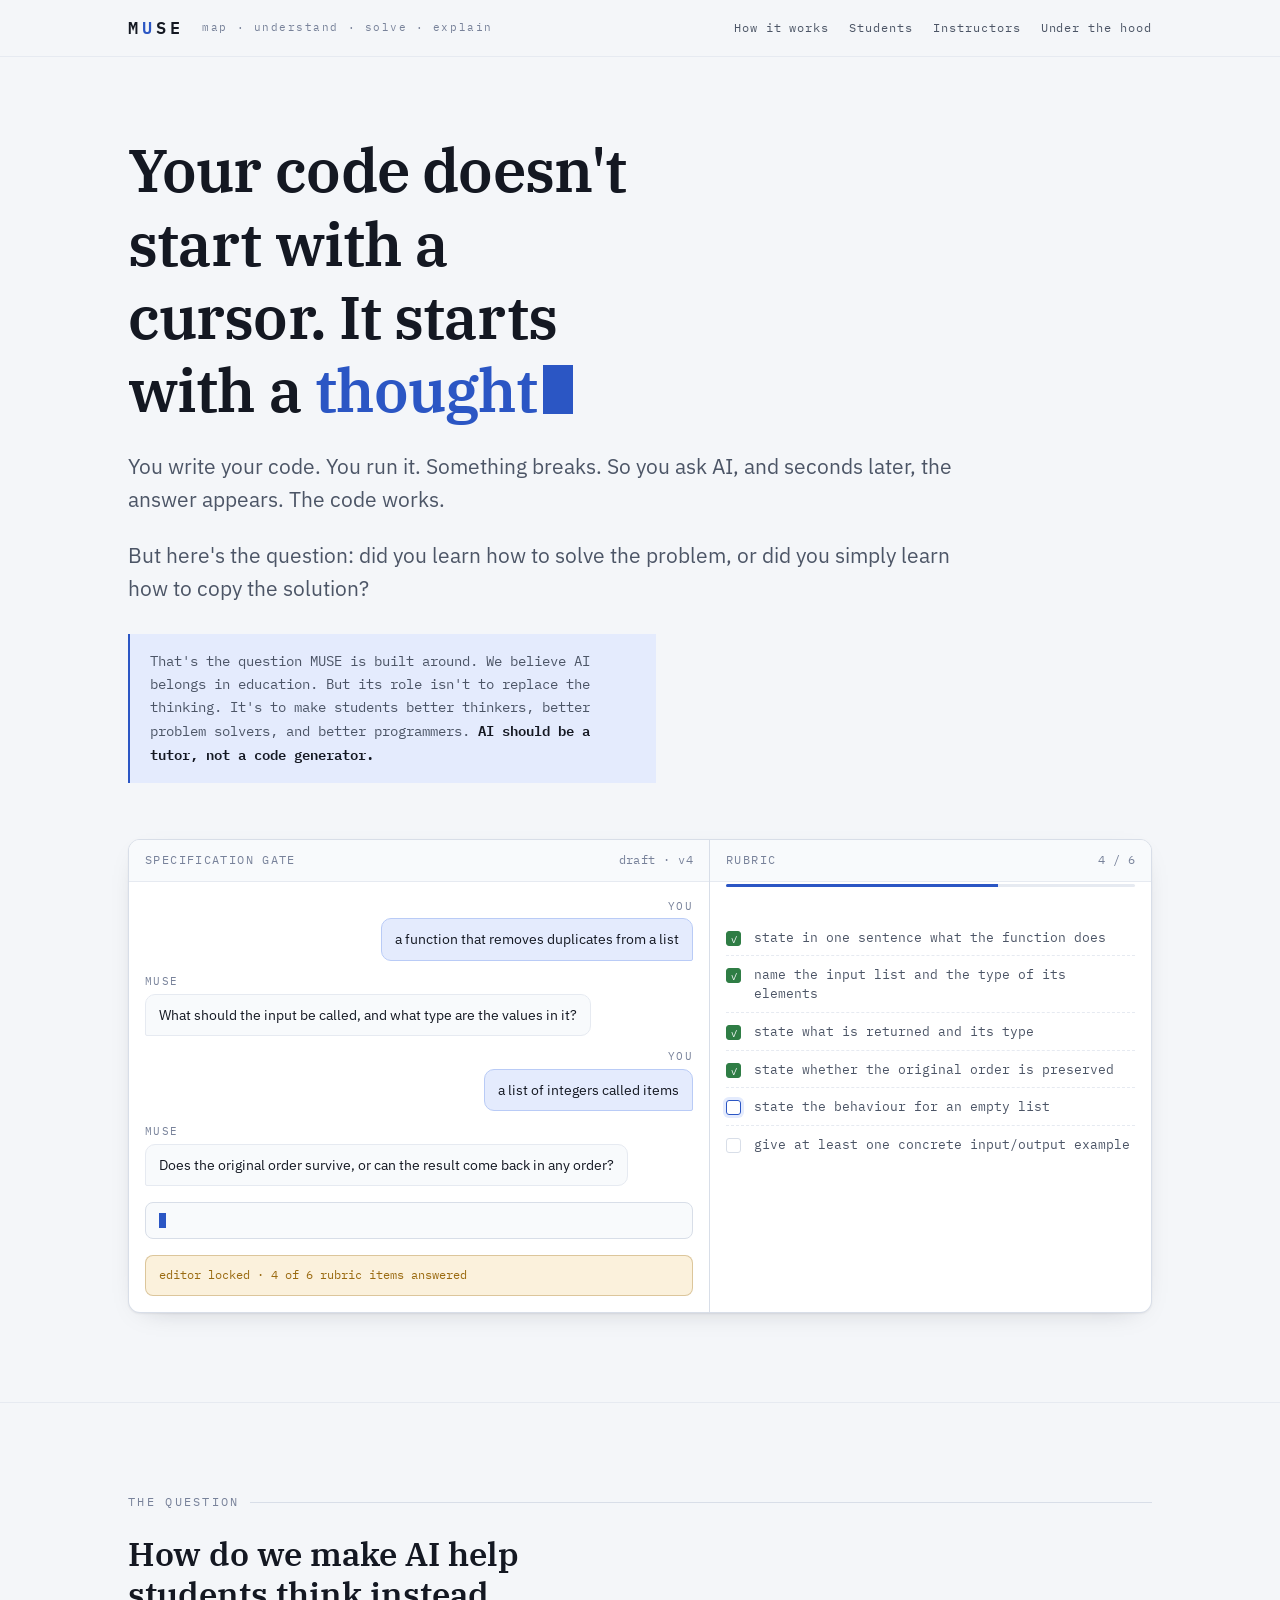
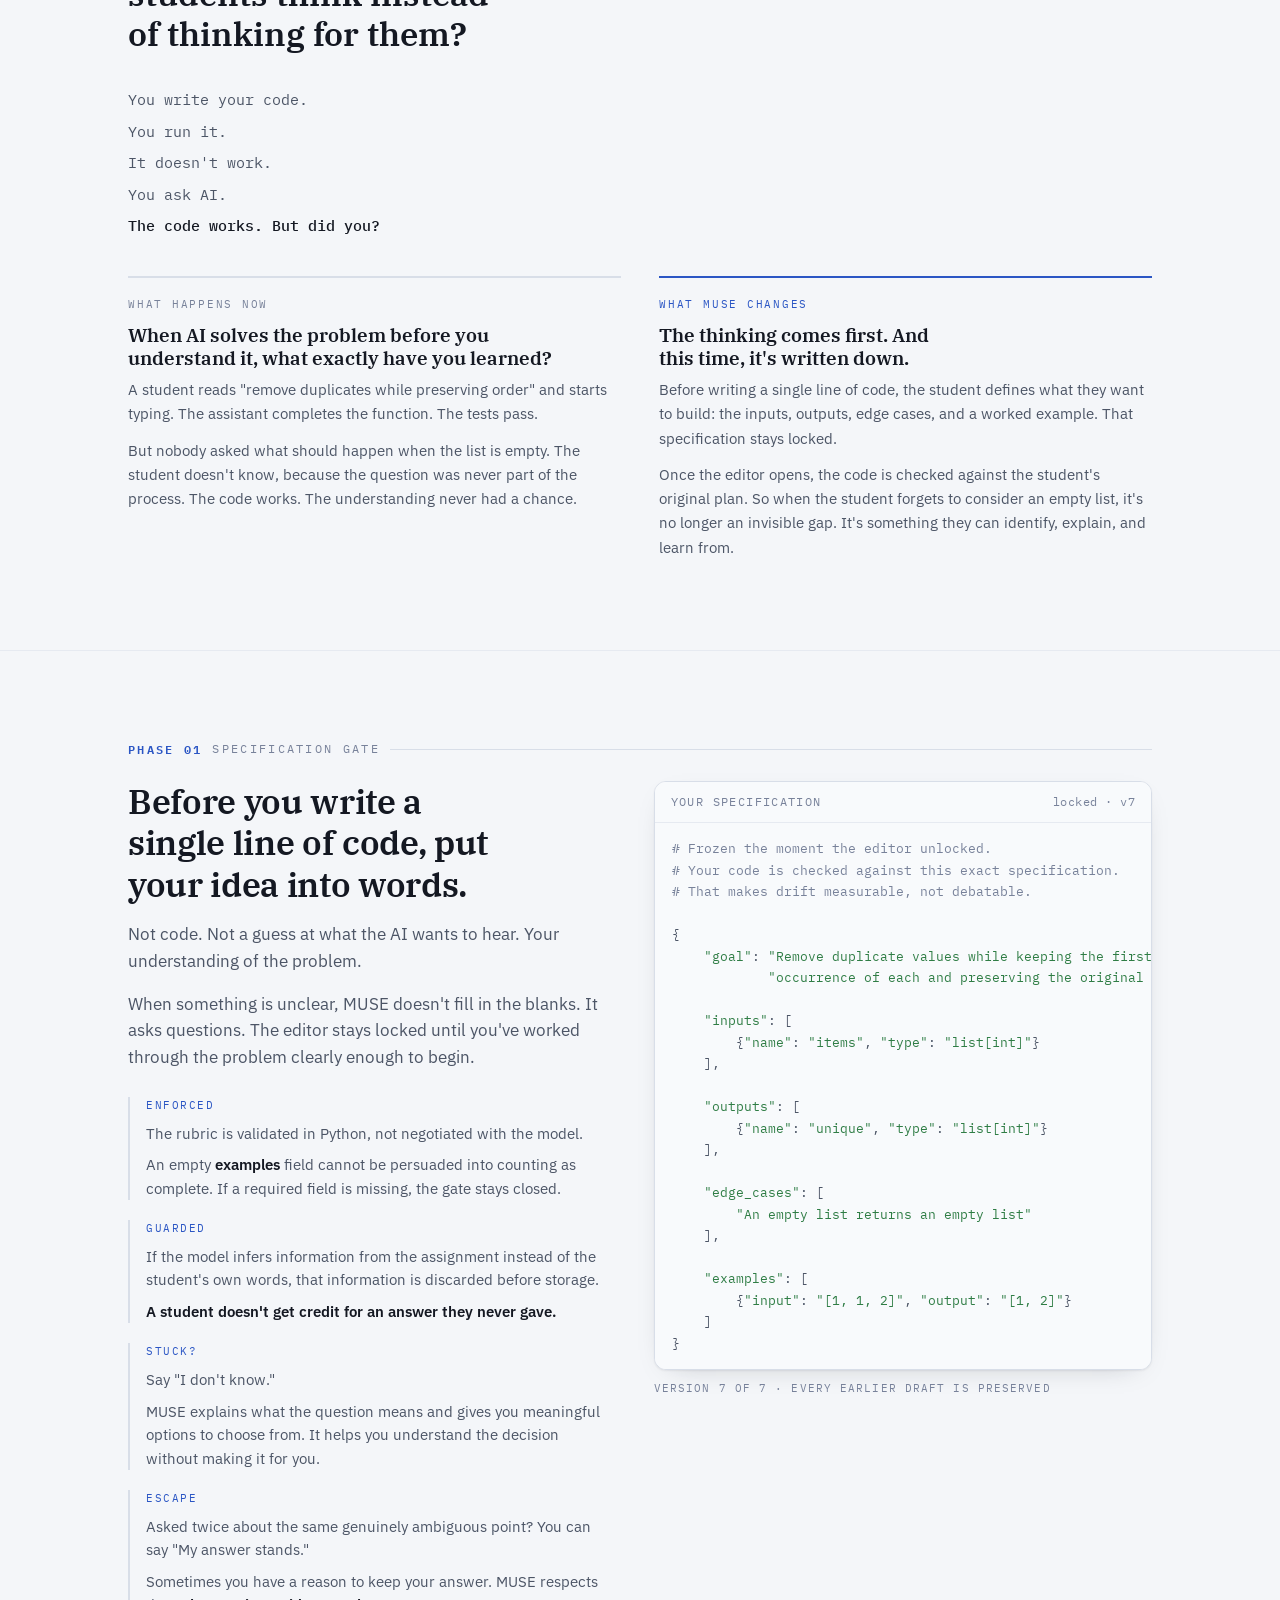
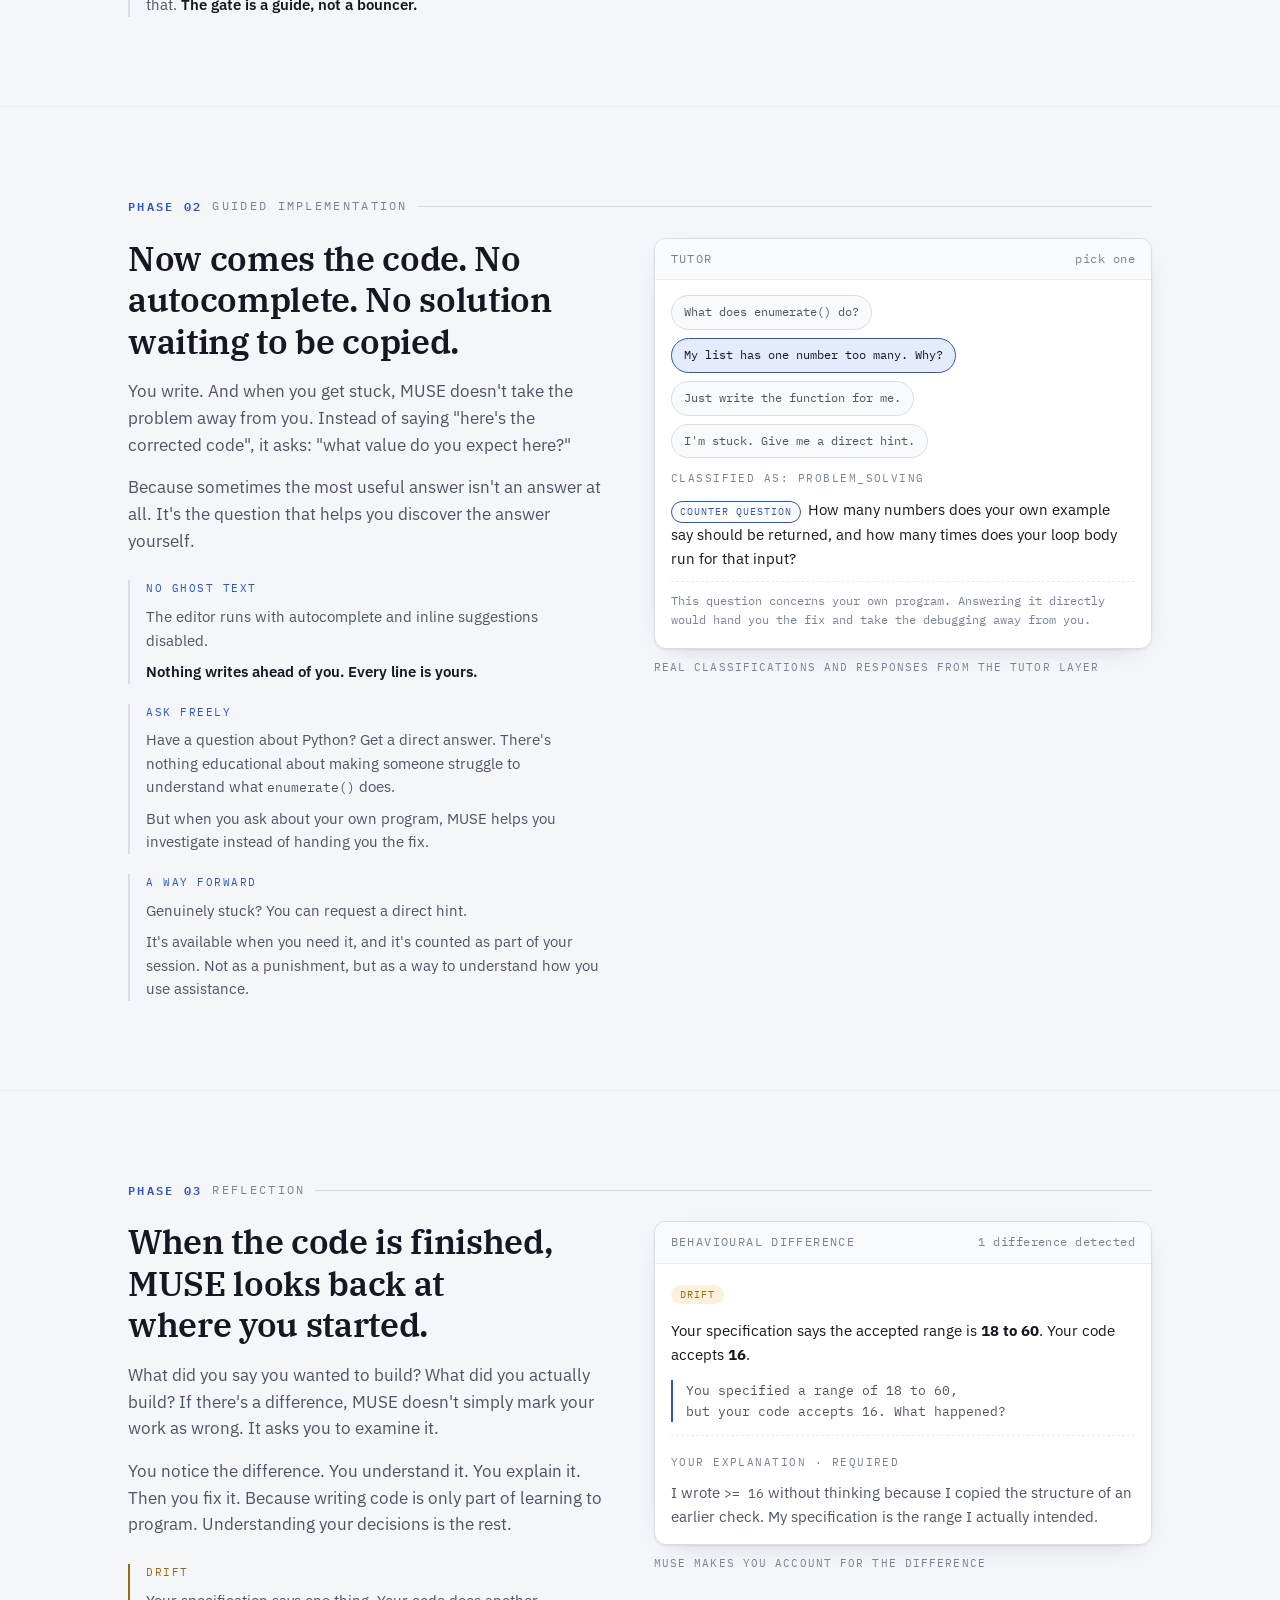
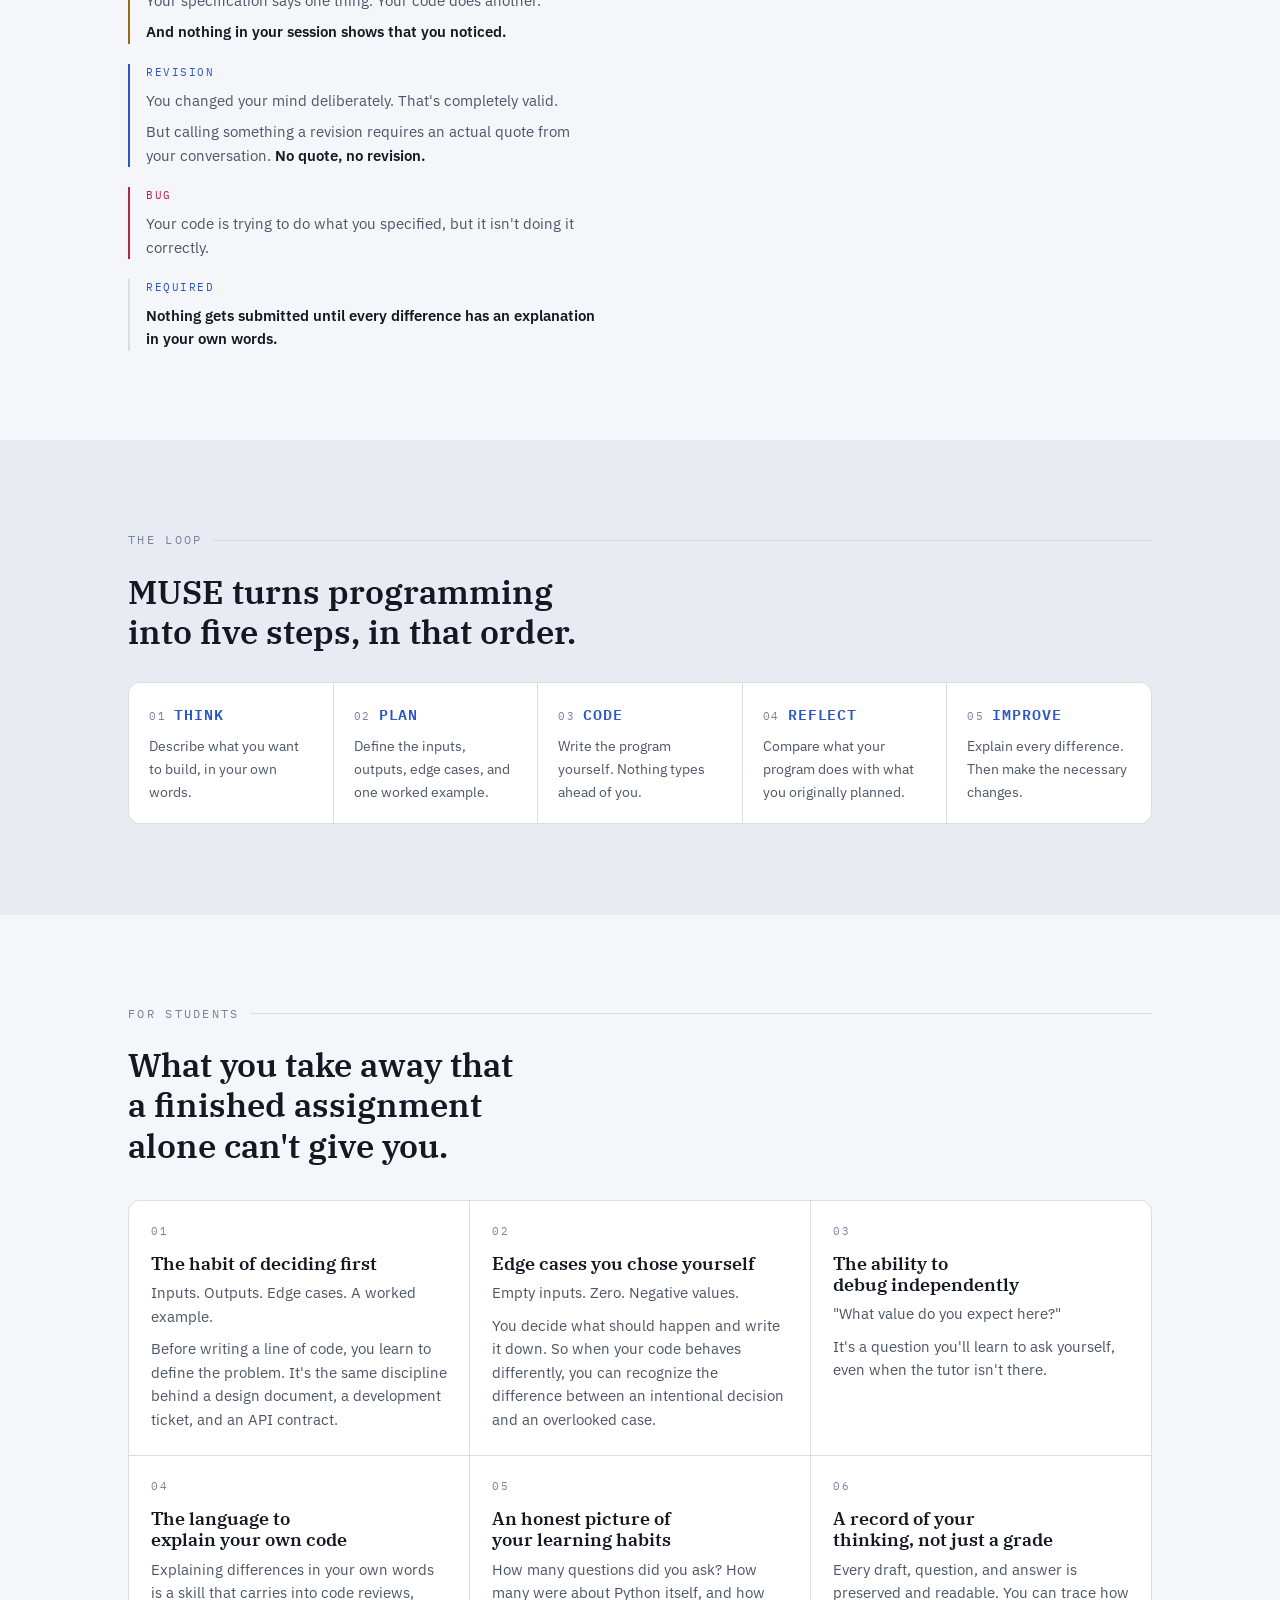
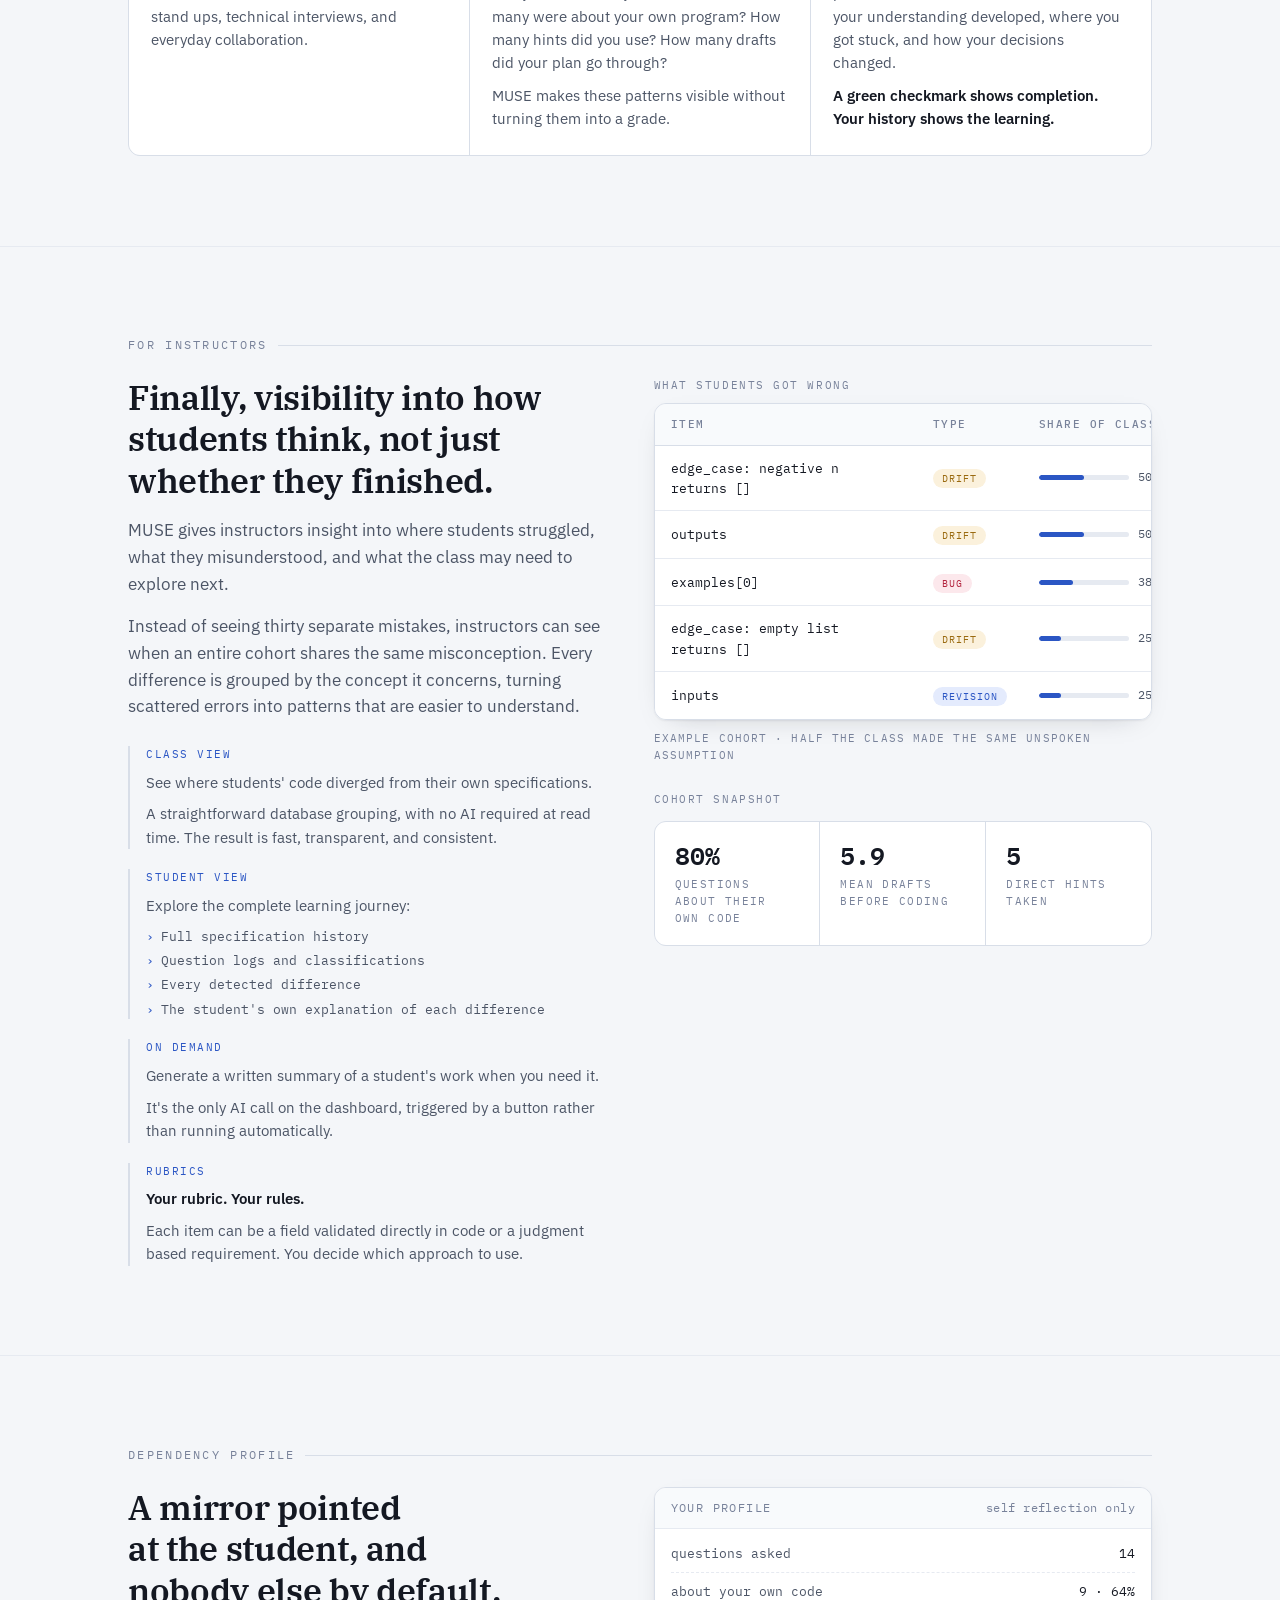
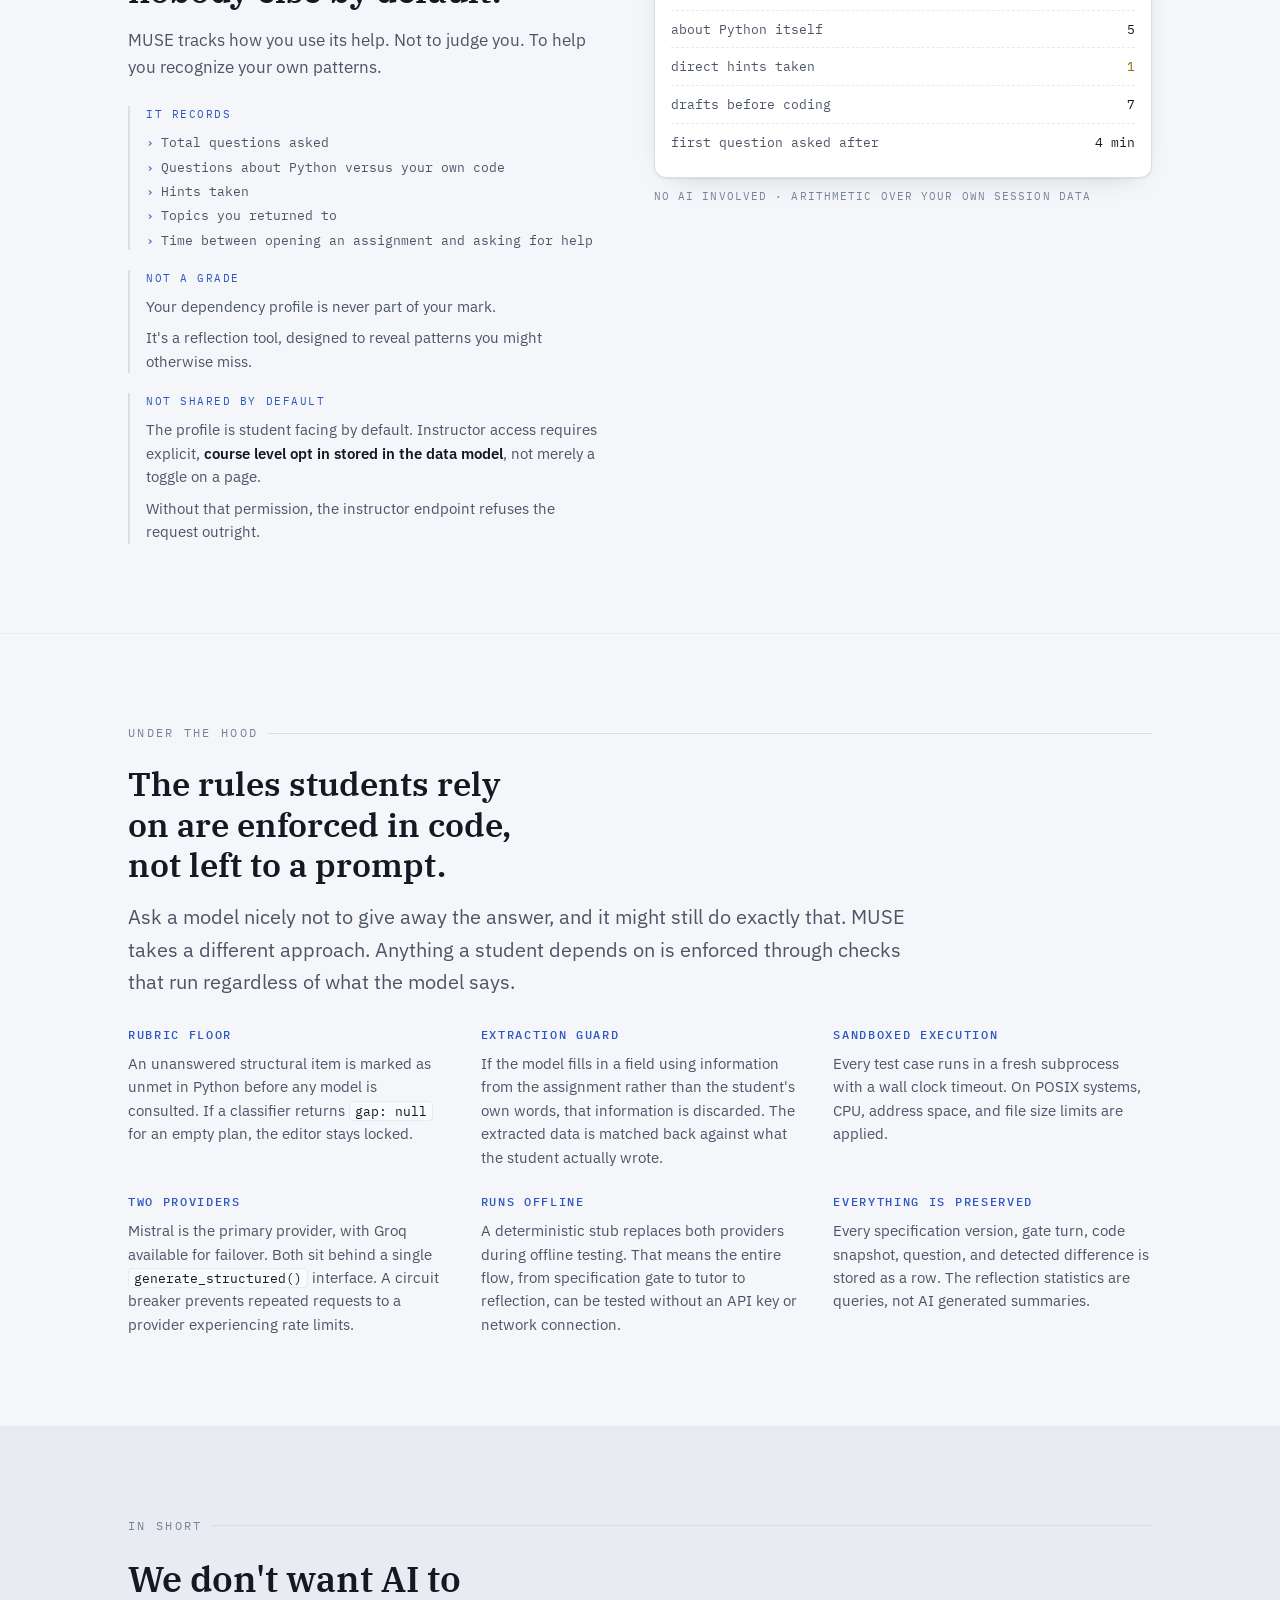
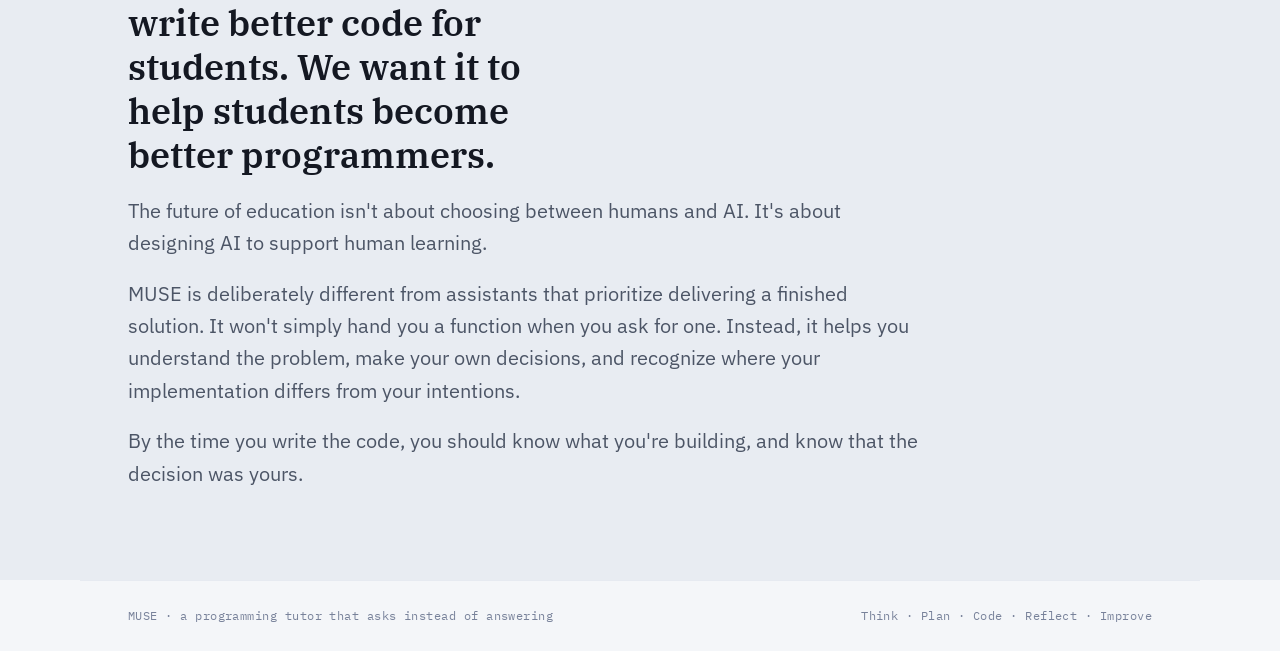
<file: Claude outputs/index.html>
<!DOCTYPE html>
<html lang="en">
<head>
<meta charset="utf-8">
<meta name="viewport" content="width=device-width, initial-scale=1, viewport-fit=cover">
<title>MUSE</title>
<meta name="description" content="MUSE is a programming tutor built on four steps: Map, Understand, Solve, Explain. It asks students to define the problem before they write code, answers questions with better questions, and shows every place a program differs from the plan behind it.">
<meta name="color-scheme" content="dark light">

<meta property="og:type" content="website">
<meta property="og:title" content="MUSE">
<meta property="og:description" content="Map. Understand. Solve. Explain. AI that helps students think instead of thinking for them.">
<meta name="twitter:card" content="summary_large_image">

<link rel="icon" href="data:image/svg+xml,%3Csvg xmlns='http://www.w3.org/2000/svg' viewBox='0 0 32 32'%3E%3Crect width='32' height='32' rx='7' fill='%230f1115'/%3E%3Ctext x='16' y='22' font-family='ui-monospace,monospace' font-size='15' font-weight='600' fill='%237aa2f7' text-anchor='middle'%3EM%3C/text%3E%3C/svg%3E">

<link rel="preconnect" href="https://fonts.googleapis.com">
<link rel="preconnect" href="https://fonts.gstatic.com" crossorigin>
<link rel="stylesheet" href="https://fonts.googleapis.com/css2?family=IBM+Plex+Mono:wght@400;500;600&family=IBM+Plex+Sans:wght@400;500;600&family=IBM+Plex+Serif:wght@500;600&display=swap">

<style>
/* ── tokens ─────────────────────────────────────────────────────────────
   Dark first, taken from the product's own stylesheet so the site and the
   thing it describes read as one object. Light is a consistent swap of the
   same roles, not an inversion.                                          */
:root{
  --bg:#f4f6f9;  --bg-deep:#e8ecf2;  --panel:#ffffff;  --panel-2:#f8fafc;
  --line:#d8dee8; --line-soft:#e6eaf1;
  --ink:#141822;  --ink-dim:#4c5566; --ink-faint:#78829a;
  --accent:#2b56c4; --accent-soft:#e4ebfd; --accent-line:#b9cbf6;
  --ok:#2f7d45;   --drift:#9a6a10;   --revision:#2b56c4; --bug:#b3253f;
  --ok-bg:#e6f4ea; --drift-bg:#fbf1dc; --revision-bg:#e4ebfd; --bug-bg:#fce8ec;
  --shadow:0 1px 2px rgba(20,24,34,.06), 0 8px 28px -18px rgba(20,24,34,.35);

  --mono:"IBM Plex Mono",ui-monospace,SFMono-Regular,Menlo,Consolas,monospace;
  --sans:"IBM Plex Sans",-apple-system,BlinkMacSystemFont,"Segoe UI",system-ui,sans-serif;
  --serif:"IBM Plex Serif",Georgia,"Times New Roman",serif;

  --band:clamp(52px,7vw,96px);
  --gutter:clamp(18px,5vw,48px);
  --measure:66ch;

  padding-top:env(safe-area-inset-top,0px);
  padding-bottom:env(safe-area-inset-bottom,0px);
}
@media (prefers-color-scheme:dark){
  :root:not([data-theme="light"]){
    --bg:#0f1115; --bg-deep:#0a0c10; --panel:#161a21; --panel-2:#1b212a;
    --line:#262d38; --line-soft:#1e242e;
    --ink:#e6e9ef; --ink-dim:#97a0b0; --ink-faint:#6b7484;
    --accent:#7aa2f7; --accent-soft:#18203150; --accent-line:#3d5a9e;
    --ok:#7fd18c; --drift:#e0af68; --revision:#7aa2f7; --bug:#f7768e;
    --ok-bg:#15241a; --drift-bg:#2a2113; --revision-bg:#161f33; --bug-bg:#2c1720;
    --shadow:0 1px 2px rgba(0,0,0,.4), 0 18px 40px -26px rgba(0,0,0,.9);
  }
}
:root[data-theme="dark"]{
  --bg:#0f1115; --bg-deep:#0a0c10; --panel:#161a21; --panel-2:#1b212a;
  --line:#262d38; --line-soft:#1e242e;
  --ink:#e6e9ef; --ink-dim:#97a0b0; --ink-faint:#6b7484;
  --accent:#7aa2f7; --accent-soft:#18203150; --accent-line:#3d5a9e;
  --ok:#7fd18c; --drift:#e0af68; --revision:#7aa2f7; --bug:#f7768e;
  --ok-bg:#15241a; --drift-bg:#2a2113; --revision-bg:#161f33; --bug-bg:#2c1720;
  --shadow:0 1px 2px rgba(0,0,0,.4), 0 18px 40px -26px rgba(0,0,0,.9);
}

*{box-sizing:border-box}
body{
  margin:0; background:var(--bg); color:var(--ink);
  font-family:var(--sans); font-size:16px; line-height:1.62;
  -webkit-font-smoothing:antialiased;
}
img{max-width:100%}
h1,h2,h3{font-family:var(--serif); font-weight:600; text-wrap:balance; margin:0; line-height:1.22}
p{margin:0}
a{color:var(--accent)}
:focus-visible{outline:2px solid var(--accent); outline-offset:3px; border-radius:3px}

.wrap{width:100%; max-width:1120px; margin-inline:auto; padding-inline:var(--gutter)}

/* A `1fr` grid track takes its min width from its content, so one wide <pre>
   or table pushes the whole page sideways at phone width. Every grid child
   here may shrink; the wide things scroll inside their own box. */
.phase > *, .split > *, .gate > *, .gains > *, .stats > *, .specs > *{min-width:0}
figure, .scroll, .card{max-width:100%; min-width:0}

/* ── masthead ─────────────────────────────────────────────────────────── */
.masthead{
  position:sticky; top:env(safe-area-inset-top,0px); z-index:40;
  background:color-mix(in srgb, var(--bg) 88%, transparent);
  backdrop-filter:blur(10px);
  border-bottom:1px solid var(--line-soft);
}
.masthead .wrap{display:flex; align-items:center; gap:18px; padding-block:14px}
.mark{font-family:var(--mono); font-weight:600; font-size:17px; letter-spacing:.24em; color:var(--ink)}
.mark b{color:var(--accent); font-weight:600}
.mark-sub{
  font-family:var(--mono); font-size:11px; letter-spacing:.14em;
  color:var(--ink-faint); text-transform:lowercase;
}
.masthead nav{margin-left:auto; display:flex; gap:20px; align-items:center}
.masthead nav a{
  font-family:var(--mono); font-size:12px; letter-spacing:.08em;
  color:var(--ink-dim); text-decoration:none;
}
.masthead nav a:hover{color:var(--ink)}
@media(max-width:720px){ .mark-sub,.masthead nav a.opt{display:none} }

/* ── generic band ─────────────────────────────────────────────────────── */
section{border-bottom:1px solid var(--line-soft)}
section > .wrap{padding-block:var(--band)}
.eyebrow{
  font-family:var(--mono); font-size:11.5px; letter-spacing:.2em;
  text-transform:uppercase; color:var(--ink-faint);
  display:flex; align-items:center; gap:10px; margin-bottom:22px;
}
.eyebrow::after{content:""; flex:1; height:1px; background:var(--line); min-width:20px}
.eyebrow .n{color:var(--accent); font-weight:600}
.lede{font-size:clamp(17px,1.9vw,20px); color:var(--ink-dim); max-width:var(--measure)}
.lede + .lede{margin-top:16px}
h2.band-title{font-size:clamp(24px,3.2vw,33px)}

/* ── hero ─────────────────────────────────────────────────────────────── */
.hero > .wrap{padding-block:clamp(44px,6vw,78px) var(--band)}
.hero h1{font-size:clamp(34px,5.4vw,60px); letter-spacing:-.015em; max-width:17ch}
.hero h1 em{font-style:normal; color:var(--accent)}
.hero .lede{margin-top:24px; font-size:clamp(17px,2vw,21px); line-height:1.55}
.stance{
  margin-top:30px; padding:16px 20px; border-left:2px solid var(--accent);
  background:var(--accent-soft); max-width:var(--measure);
  font-family:var(--mono); font-size:13.5px; line-height:1.7; color:var(--ink-dim);
}
.stance b{color:var(--ink); font-weight:600}

/* the cursor that stands in for the full stop */
.cursor{
  display:inline-block; width:.5em; height:.82em; margin-left:.1em;
  background:var(--accent); vertical-align:-.04em;
  animation:blink 1.15s steps(1) infinite;
}
.caret{width:7px; height:15px; background:var(--accent); display:inline-block;
       animation:blink 1.15s steps(1) infinite}
@keyframes blink{50%{opacity:0}}

/* the gate, drawn rather than screenshotted */
.gate{
  margin-top:clamp(36px,5vw,56px);
  display:grid; grid-template-columns:1.25fr .95fr; gap:1px;
  background:var(--line); border:1px solid var(--line);
  border-radius:12px; overflow:hidden; box-shadow:var(--shadow);
}
@media(max-width:860px){ .gate{grid-template-columns:1fr} }
.pane{background:var(--panel); min-width:0}
.pane-head{
  display:flex; align-items:center; gap:8px; padding:11px 16px;
  border-bottom:1px solid var(--line-soft); background:var(--panel-2);
  font-family:var(--mono); font-size:11.5px; letter-spacing:.12em;
  text-transform:uppercase; color:var(--ink-faint);
}
.pane-head .right{margin-left:auto; text-transform:none; letter-spacing:.04em}
.chat{padding:16px; display:flex; flex-direction:column; gap:12px}
.msg{font-size:14px; line-height:1.6; max-width:92%}
.msg .who{
  font-family:var(--mono); font-size:10.5px; letter-spacing:.14em;
  text-transform:uppercase; color:var(--ink-faint); display:block; margin-bottom:4px;
}
.msg.you{align-self:flex-end; text-align:right}
.msg.you .bubble{
  background:var(--accent-soft); border:1px solid var(--accent-line);
  color:var(--ink); border-radius:10px 10px 2px 10px; padding:9px 13px;
  display:inline-block; text-align:left;
}
.msg.muse .bubble{
  background:var(--panel-2); border:1px solid var(--line-soft);
  border-radius:10px 10px 10px 2px; padding:9px 13px; display:inline-block;
}
.composer{
  margin:0 16px 16px; border:1px solid var(--line); border-radius:8px;
  padding:10px 13px; background:var(--panel-2);
  font-family:var(--mono); font-size:13px; color:var(--ink-faint);
  display:flex; align-items:center; gap:2px;
}
.rubric{padding:16px}
.rubric ul{margin:0; padding:0}
.rubric li{
  list-style:none; display:grid; grid-template-columns:18px 1fr; gap:10px;
  align-items:start; padding:9px 0; border-bottom:1px dashed var(--line-soft);
  font-family:var(--mono); font-size:12.5px; line-height:1.5; color:var(--ink-dim);
}
.rubric li:last-child{border-bottom:0}
.box{
  width:15px; height:15px; border-radius:3px; border:1.5px solid var(--line);
  margin-top:3px; display:grid; place-items:center; font-size:10px; color:var(--bg);
}
.done .box{background:var(--ok); border-color:var(--ok); color:var(--bg)}
.done{color:var(--ink)}
.now .box{border-color:var(--accent); box-shadow:0 0 0 3px var(--accent-soft)}
.now{color:var(--ink)}
.meter{height:3px; background:var(--line-soft); border-radius:2px; overflow:hidden; margin:2px 16px 16px}
.meter i{display:block; height:100%; width:66.6%; background:var(--accent)}
.locked-strip{
  margin:0 16px 16px; padding:10px 13px; border-radius:8px;
  background:var(--drift-bg); border:1px solid color-mix(in srgb,var(--drift) 32%, transparent);
  font-family:var(--mono); font-size:11.5px; line-height:1.6; color:var(--drift);
}

/* ── the question ─────────────────────────────────────────────────────── */
.split{display:grid; grid-template-columns:1fr 1fr; gap:clamp(20px,3vw,40px); margin-top:34px}
@media(max-width:800px){ .split{grid-template-columns:1fr} }
.claim{border-top:2px solid var(--line); padding-top:18px}
.claim.lit{border-top-color:var(--accent)}
.claim h3{font-size:19px; margin-bottom:8px}
.claim p{color:var(--ink-dim); font-size:15px}
.claim .tag{
  font-family:var(--mono); font-size:11px; letter-spacing:.16em; text-transform:uppercase;
  color:var(--ink-faint); display:block; margin-bottom:10px;
}
.claim.lit .tag{color:var(--accent)}

/* a short line of the story, set as a beat rather than a paragraph */
.beat{
  margin-top:30px; font-family:var(--mono); font-size:clamp(13px,1.6vw,15px);
  line-height:2.1; color:var(--ink-dim); max-width:48ch;
}
.beat b{color:var(--ink); font-weight:500}

/* ── phases ───────────────────────────────────────────────────────────── */
.phase{display:grid; grid-template-columns:minmax(0,1fr) minmax(0,1.05fr);
       gap:clamp(24px,4vw,56px); align-items:start}
@media(max-width:900px){ .phase{grid-template-columns:1fr} }
.phase h2{font-size:clamp(25px,3.2vw,34px); letter-spacing:-.01em}
.phase .lede{margin-top:16px; font-size:16.5px}
.detail{margin-top:26px; display:flex; flex-direction:column; gap:20px}
.detail .row{border-left:2px solid var(--line); padding-left:16px}
.detail .k{
  font-family:var(--mono); font-size:11px; letter-spacing:.14em; text-transform:uppercase;
  color:var(--accent); display:block; margin-bottom:7px;
}
.detail .v{font-size:14.5px; color:var(--ink-dim); display:block}
.detail .v + .v{margin-top:8px}
.detail .v b{color:var(--ink); font-weight:600}
.bullets{margin:9px 0 0; padding:0; list-style:none; display:flex; flex-direction:column; gap:5px}
.bullets li{
  font-family:var(--mono); font-size:12.5px; line-height:1.55; color:var(--ink-dim);
  padding-left:15px; position:relative;
}
.bullets li::before{content:"›"; position:absolute; left:0; color:var(--accent)}
.sub-label{
  font-family:var(--mono); font-size:11px; letter-spacing:.14em; text-transform:uppercase;
  color:var(--ink-faint); display:block; margin:26px 0 -18px;
}

figure{margin:0}
figcaption{
  font-family:var(--mono); font-size:11px; letter-spacing:.1em; color:var(--ink-faint);
  margin-top:10px; text-transform:uppercase;
}
.card{
  background:var(--panel); border:1px solid var(--line); border-radius:12px;
  overflow:hidden; box-shadow:var(--shadow);
}
pre{
  margin:0; padding:15px 17px; overflow-x:auto;
  font-family:var(--mono); font-size:12.5px; line-height:1.72; color:var(--ink-dim);
  background:var(--panel-2);
}
pre .c{color:var(--ink-faint)}
pre .s{color:var(--ok)}
code.inl{font-family:var(--mono); font-size:13px}

/* interactive tutor */
.asks{display:flex; flex-wrap:wrap; gap:8px; padding:15px 16px 4px}
.ask{
  font-family:var(--mono); font-size:12px; line-height:1.4; text-align:left;
  padding:8px 12px; border-radius:999px; cursor:pointer;
  border:1px solid var(--line); background:var(--panel-2); color:var(--ink-dim);
  transition:border-color .15s, color .15s, background .15s;
}
.ask:hover{border-color:var(--accent-line); color:var(--ink)}
.ask[aria-pressed="true"]{background:var(--accent-soft); border-color:var(--accent); color:var(--ink)}
.reply{padding:8px 16px 18px; display:flex; flex-direction:column; gap:11px}
.reply .label{
  font-family:var(--mono); font-size:10.5px; letter-spacing:.14em;
  text-transform:uppercase; color:var(--ink-faint);
}
.reply .said{font-size:14.5px; line-height:1.6}
.reply .why{
  font-family:var(--mono); font-size:11.5px; line-height:1.65; color:var(--ink-faint);
  border-top:1px dashed var(--line-soft); padding-top:10px;
}
.mode{
  display:inline-block; font-family:var(--mono); font-size:10px; letter-spacing:.1em;
  text-transform:uppercase; padding:2px 8px; border-radius:999px; margin-right:7px;
  border:1px solid currentColor;
}
.mode.q{color:var(--revision)} .mode.a{color:var(--ok)} .mode.h{color:var(--drift)}

/* ── the loop ─────────────────────────────────────────────────────────── */
.loop{background:var(--bg-deep)}
.loop-steps{
  margin-top:30px; display:grid; grid-template-columns:repeat(auto-fit,minmax(150px,1fr));
  gap:1px; background:var(--line); border:1px solid var(--line);
  border-radius:12px; overflow:hidden;
}
.step{background:var(--panel); padding:20px}
.step .w{
  font-family:var(--mono); font-size:15px; font-weight:600; letter-spacing:.06em;
  color:var(--accent); text-transform:uppercase;
  display:flex; align-items:baseline; gap:8px;
}
.step .i{font-size:11px; color:var(--ink-faint); font-weight:400; letter-spacing:.14em}
.step p{font-size:14px; color:var(--ink-dim); margin-top:8px}

/* ── gains ────────────────────────────────────────────────────────────── */
.gains{display:grid; grid-template-columns:repeat(auto-fit,minmax(255px,1fr)); gap:1px;
       margin-top:34px; background:var(--line); border:1px solid var(--line);
       border-radius:12px; overflow:hidden}
.gain{background:var(--panel); padding:22px 22px 24px}
.gain .no{
  font-family:var(--mono); font-size:11px; letter-spacing:.14em; color:var(--ink-faint);
  display:block; margin-bottom:12px;
}
.gain h3{font-size:17.5px; margin-bottom:7px}
.gain p{font-size:14.5px; color:var(--ink-dim)}

/* ── instructor table ─────────────────────────────────────────────────── */
.scroll{overflow-x:auto; border:1px solid var(--line); border-radius:12px;
        background:var(--panel); box-shadow:var(--shadow)}
table{border-collapse:collapse; width:100%; min-width:520px; font-size:14px}
thead th{
  font-family:var(--mono); font-size:10.5px; letter-spacing:.14em; text-transform:uppercase;
  color:var(--ink-faint); text-align:left; font-weight:500;
  padding:12px 16px; border-bottom:1px solid var(--line); background:var(--panel-2);
}
tbody td{padding:12px 16px; border-bottom:1px solid var(--line-soft); vertical-align:middle}
tbody tr:last-child td{border-bottom:0}
td.item{font-family:var(--mono); font-size:12.5px; color:var(--ink)}
.pill{
  font-family:var(--mono); font-size:10px; letter-spacing:.1em; text-transform:uppercase;
  padding:3px 9px; border-radius:999px; white-space:nowrap;
}
.pill.drift{background:var(--drift-bg); color:var(--drift)}
.pill.bug{background:var(--bug-bg); color:var(--bug)}
.pill.revision{background:var(--revision-bg); color:var(--revision)}
.bar{display:flex; align-items:center; gap:9px; min-width:120px}
.bar .track{flex:1; height:5px; background:var(--line-soft); border-radius:3px;
            overflow:hidden; min-width:48px}
.bar .fill{display:block; height:100%; background:var(--accent); border-radius:3px}
.bar .pct{font-family:var(--mono); font-size:11.5px; color:var(--ink-dim);
          font-variant-numeric:tabular-nums}

.stats{display:grid; grid-template-columns:repeat(auto-fit,minmax(150px,1fr)); gap:1px;
       background:var(--line); border:1px solid var(--line); border-radius:12px;
       overflow:hidden; margin-top:30px}
.stat{background:var(--panel); padding:18px 20px}
.stat .v{font-family:var(--mono); font-size:25px; font-weight:600; color:var(--ink);
         font-variant-numeric:tabular-nums; line-height:1.2}
.stat .k{font-family:var(--mono); font-size:10.5px; letter-spacing:.13em;
         text-transform:uppercase; color:var(--ink-faint); margin-top:6px}

/* ── under the hood ───────────────────────────────────────────────────── */
.specs{margin-top:30px; display:grid;
       grid-template-columns:repeat(auto-fit,minmax(270px,1fr)); gap:26px 34px}
.spec h3{font-family:var(--mono); font-size:12px; letter-spacing:.14em; text-transform:uppercase;
         color:var(--accent); font-weight:500; margin-bottom:9px}
.spec p{font-size:14.5px; color:var(--ink-dim)}
.spec code{font-family:var(--mono); font-size:12.5px; color:var(--ink); background:var(--panel-2);
           padding:1px 5px; border-radius:4px; border:1px solid var(--line-soft)}

/* ── close ────────────────────────────────────────────────────────────── */
.close{border-bottom:0; background:var(--bg-deep)}
.close h2{font-size:clamp(24px,3.4vw,36px); max-width:22ch}
.close .lede{margin-top:18px}
footer .wrap{
  padding-block:26px; border-top:1px solid var(--line-soft);
  display:flex; flex-wrap:wrap; gap:14px 26px; align-items:center;
  font-family:var(--mono); font-size:11.5px; color:var(--ink-faint); letter-spacing:.04em;
}
footer .sp{margin-left:auto}

@media (prefers-reduced-motion:reduce){
  *{animation-duration:.001ms!important; animation-iteration-count:1!important;
    transition-duration:.001ms!important}
  .cursor,.caret{opacity:1}
}
</style>
</head>
<body>

<header class="masthead">
  <div class="wrap">
    <span class="mark">M<b>U</b>SE</span>
    <span class="mark-sub">map · understand · solve · explain</span>
    <nav>
      <a href="#how">How it works</a>
      <a href="#students" class="opt">Students</a>
      <a href="#instructors">Instructors</a>
      <a href="#build" class="opt">Under the hood</a>
    </nav>
  </div>
</header>

<main>

<!-- ─── hero ──────────────────────────────────────────────────────────── -->
<section class="hero">
  <div class="wrap">
    <h1>Your code doesn't start with a cursor. It starts with a <em>thought</em><span class="cursor" aria-hidden="true"></span></h1>

    <p class="lede">
      You write your code. You run it. Something breaks. So you ask AI, and
      seconds later, the answer appears. The code works.
    </p>
    <p class="lede">
      But here's the question: did you learn how to solve the problem, or did
      you simply learn how to copy the solution?
    </p>

    <p class="stance">
      That's the question MUSE is built around. We believe AI belongs in
      education. But its role isn't to replace the thinking. It's to make
      students better thinkers, better problem solvers, and better programmers.
      <b>AI should be a tutor, not a code generator.</b>
    </p>

    <!-- The specification gate, drawn rather than screenshotted. -->
    <div class="gate">
      <div class="pane">
        <div class="pane-head">Specification gate <span class="right">draft · v4</span></div>
        <div class="chat">
          <div class="msg you"><span class="who">you</span>
            <span class="bubble">a function that removes duplicates from a list</span></div>
          <div class="msg muse"><span class="who">muse</span>
            <span class="bubble">What should the input be called, and what type are the values in it?</span></div>
          <div class="msg you"><span class="who">you</span>
            <span class="bubble">a list of integers called items</span></div>
          <div class="msg muse"><span class="who">muse</span>
            <span class="bubble">Does the original order survive, or can the result come back in any order?</span></div>
        </div>
        <div class="composer"><span class="caret" aria-hidden="true"></span></div>
        <div class="locked-strip">
          editor locked · 4 of 6 rubric items answered
        </div>
      </div>

      <div class="pane">
        <div class="pane-head">Rubric <span class="right">4 / 6</span></div>
        <div class="meter"><i></i></div>
        <div class="rubric">
          <ul>
            <li class="done"><span class="box" aria-hidden="true">✓</span><span>state in one sentence what the function does</span></li>
            <li class="done"><span class="box" aria-hidden="true">✓</span><span>name the input list and the type of its elements</span></li>
            <li class="done"><span class="box" aria-hidden="true">✓</span><span>state what is returned and its type</span></li>
            <li class="done"><span class="box" aria-hidden="true">✓</span><span>state whether the original order is preserved</span></li>
            <li class="now"><span class="box" aria-hidden="true"></span><span>state the behaviour for an empty list</span></li>
            <li><span class="box" aria-hidden="true"></span><span>give at least one concrete input/output example</span></li>
          </ul>
        </div>
      </div>
    </div>
  </div>
</section>

<!-- ─── the question ──────────────────────────────────────────────────── -->
<section>
  <div class="wrap">
    <p class="eyebrow">The question</p>
    <h2 class="band-title" style="max-width:24ch">
      How do we make AI help students think instead of thinking for them?
    </h2>

    <p class="beat">
      You write your code.<br>
      You run it.<br>
      It doesn't work.<br>
      You ask AI.<br>
      <b>The code works. But did you?</b>
    </p>

    <div class="split">
      <div class="claim">
        <span class="tag">what happens now</span>
        <h3>When AI solves the problem before you understand it, what exactly have you learned?</h3>
        <p>
          A student reads "remove duplicates while preserving order" and starts
          typing. The assistant completes the function. The tests pass.
        </p>
        <p style="margin-top:12px">
          But nobody asked what should happen when the list is empty. The student
          doesn't know, because the question was never part of the process. The
          code works. The understanding never had a chance.
        </p>
      </div>
      <div class="claim lit">
        <span class="tag">what MUSE changes</span>
        <h3>The thinking comes first. And this time, it's written down.</h3>
        <p>
          Before writing a single line of code, the student defines what they
          want to build: the inputs, outputs, edge cases, and a worked example.
          That specification stays locked.
        </p>
        <p style="margin-top:12px">
          Once the editor opens, the code is checked against the student's
          original plan. So when the student forgets to consider an empty list,
          it's no longer an invisible gap. It's something they can identify,
          explain, and learn from.
        </p>
      </div>
    </div>
  </div>
</section>

<!-- ─── phase 1 ───────────────────────────────────────────────────────── -->
<section id="how">
  <div class="wrap">
    <p class="eyebrow"><span class="n">Phase 01</span> Specification gate</p>
    <div class="phase">
      <div>
        <h2>Before you write a single line of code, put your idea into words.</h2>
        <p class="lede">
          Not code. Not a guess at what the AI wants to hear. Your understanding
          of the problem.
        </p>
        <p class="lede">
          When something is unclear, MUSE doesn't fill in the blanks. It asks
          questions. The editor stays locked until you've worked through the
          problem clearly enough to begin.
        </p>
        <div class="detail">
          <div class="row"><span class="k">Enforced</span>
            <span class="v">The rubric is validated in Python, not negotiated with the model.</span>
            <span class="v">An empty <b>examples</b> field cannot be persuaded into counting as
              complete. If a required field is missing, the gate stays closed.</span>
          </div>
          <div class="row"><span class="k">Guarded</span>
            <span class="v">If the model infers information from the assignment instead of the
              student's own words, that information is discarded before storage.</span>
            <span class="v"><b>A student doesn't get credit for an answer they never gave.</b></span>
          </div>
          <div class="row"><span class="k">Stuck?</span>
            <span class="v">Say "I don't know."</span>
            <span class="v">MUSE explains what the question means and gives you meaningful
              options to choose from. It helps you understand the decision without
              making it for you.</span>
          </div>
          <div class="row"><span class="k">Escape</span>
            <span class="v">Asked twice about the same genuinely ambiguous point? You can say
              "My answer stands."</span>
            <span class="v">Sometimes you have a reason to keep your answer. MUSE respects that.
              <b>The gate is a guide, not a bouncer.</b></span>
          </div>
        </div>
      </div>
      <figure>
        <div class="card">
          <div class="pane-head">Your specification <span class="right">locked · v7</span></div>
<pre><span class="c"># Frozen the moment the editor unlocked.</span>
<span class="c"># Your code is checked against this exact specification.</span>
<span class="c"># That makes drift measurable, not debatable.</span>

{
    <span class="s">"goal"</span>: <span class="s">"Remove duplicate values while keeping the first "</span>
            <span class="s">"occurrence of each and preserving the original order"</span>,

    <span class="s">"inputs"</span>: [
        {<span class="s">"name"</span>: <span class="s">"items"</span>, <span class="s">"type"</span>: <span class="s">"list[int]"</span>}
    ],

    <span class="s">"outputs"</span>: [
        {<span class="s">"name"</span>: <span class="s">"unique"</span>, <span class="s">"type"</span>: <span class="s">"list[int]"</span>}
    ],

    <span class="s">"edge_cases"</span>: [
        <span class="s">"An empty list returns an empty list"</span>
    ],

    <span class="s">"examples"</span>: [
        {<span class="s">"input"</span>: <span class="s">"[1, 1, 2]"</span>, <span class="s">"output"</span>: <span class="s">"[1, 2]"</span>}
    ]
}</pre>
        </div>
        <figcaption>Version 7 of 7 · every earlier draft is preserved</figcaption>
      </figure>
    </div>
  </div>
</section>

<!-- ─── phase 2 ───────────────────────────────────────────────────────── -->
<section>
  <div class="wrap">
    <p class="eyebrow"><span class="n">Phase 02</span> Guided implementation</p>
    <div class="phase">
      <div>
        <h2>Now comes the code. No autocomplete. No solution waiting to be copied.</h2>
        <p class="lede">
          You write. And when you get stuck, MUSE doesn't take the problem away
          from you. Instead of saying "here's the corrected code", it asks:
          "what value do you expect here?"
        </p>
        <p class="lede">
          Because sometimes the most useful answer isn't an answer at all. It's
          the question that helps you discover the answer yourself.
        </p>
        <div class="detail">
          <div class="row"><span class="k">No ghost text</span>
            <span class="v">The editor runs with autocomplete and inline suggestions disabled.</span>
            <span class="v"><b>Nothing writes ahead of you. Every line is yours.</b></span>
          </div>
          <div class="row"><span class="k">Ask freely</span>
            <span class="v">Have a question about Python? Get a direct answer. There's nothing
              educational about making someone struggle to understand what
              <code class="inl">enumerate()</code> does.</span>
            <span class="v">But when you ask about your own program, MUSE helps you investigate
              instead of handing you the fix.</span>
          </div>
          <div class="row"><span class="k">A way forward</span>
            <span class="v">Genuinely stuck? You can request a direct hint.</span>
            <span class="v">It's available when you need it, and it's counted as part of your
              session. Not as a punishment, but as a way to understand how you use
              assistance.</span>
          </div>
        </div>
      </div>
      <figure>
        <div class="card">
          <div class="pane-head">Tutor <span class="right">pick one</span></div>
          <div class="asks" id="asks"></div>
          <div class="reply" id="reply"></div>
        </div>
        <figcaption>Real classifications and responses from the tutor layer</figcaption>
      </figure>
    </div>
  </div>
</section>

<!-- ─── phase 3 ───────────────────────────────────────────────────────── -->
<section>
  <div class="wrap">
    <p class="eyebrow"><span class="n">Phase 03</span> Reflection</p>
    <div class="phase">
      <div>
        <h2>When the code is finished, MUSE looks back at where you started.</h2>
        <p class="lede">
          What did you say you wanted to build? What did you actually build? If
          there's a difference, MUSE doesn't simply mark your work as wrong. It
          asks you to examine it.
        </p>
        <p class="lede">
          You notice the difference. You understand it. You explain it. Then you
          fix it. Because writing code is only part of learning to program.
          Understanding your decisions is the rest.
        </p>
        <div class="detail">
          <div class="row" style="border-left-color:var(--drift)"><span class="k" style="color:var(--drift)">Drift</span>
            <span class="v">Your specification says one thing. Your code does another.</span>
            <span class="v"><b>And nothing in your session shows that you noticed.</b></span>
          </div>
          <div class="row" style="border-left-color:var(--revision)"><span class="k" style="color:var(--revision)">Revision</span>
            <span class="v">You changed your mind deliberately. That's completely valid.</span>
            <span class="v">But calling something a revision requires an actual quote from your
              conversation. <b>No quote, no revision.</b></span>
          </div>
          <div class="row" style="border-left-color:var(--bug)"><span class="k" style="color:var(--bug)">Bug</span>
            <span class="v">Your code is trying to do what you specified, but it isn't doing it
              correctly.</span>
          </div>
          <div class="row"><span class="k">Required</span>
            <span class="v"><b>Nothing gets submitted until every difference has an explanation in
              your own words.</b></span>
          </div>
        </div>
      </div>
      <figure>
        <div class="card">
          <div class="pane-head">Behavioural difference <span class="right">1 difference detected</span></div>
          <div style="padding:16px; display:flex; flex-direction:column; gap:13px">
            <div><span class="pill drift">drift</span></div>
            <p style="font-size:15px; line-height:1.6">
              Your specification says the accepted range is <b>18 to 60</b>.
              Your code accepts <b>16</b>.
            </p>
            <p style="font-family:var(--mono); font-size:12.5px; line-height:1.7; color:var(--ink-dim);
                      border-left:2px solid var(--accent); padding-left:13px">
              You specified a range of 18 to 60,<br>
              but your code accepts 16. What happened?
            </p>
            <div style="border-top:1px dashed var(--line-soft); padding-top:12px">
              <span style="font-family:var(--mono); font-size:10.5px; letter-spacing:.14em;
                    text-transform:uppercase; color:var(--ink-faint)">your explanation · required</span>
              <p style="font-size:14.5px; margin-top:7px; color:var(--ink-dim)">
                I wrote <code class="inl">&gt;= 16</code> without thinking because I copied the
                structure of an earlier check. My specification is the range I actually
                intended.
              </p>
            </div>
          </div>
        </div>
        <figcaption>MUSE makes you account for the difference</figcaption>
      </figure>
    </div>
  </div>
</section>

<!-- ─── the loop ──────────────────────────────────────────────────────── -->
<section class="loop">
  <div class="wrap">
    <p class="eyebrow">The loop</p>
    <h2 class="band-title" style="max-width:24ch">MUSE turns programming into five steps, in that order.</h2>
    <div class="loop-steps">
      <div class="step"><div class="w"><span class="i">01</span> Think</div>
        <p>Describe what you want to build, in your own words.</p></div>
      <div class="step"><div class="w"><span class="i">02</span> Plan</div>
        <p>Define the inputs, outputs, edge cases, and one worked example.</p></div>
      <div class="step"><div class="w"><span class="i">03</span> Code</div>
        <p>Write the program yourself. Nothing types ahead of you.</p></div>
      <div class="step"><div class="w"><span class="i">04</span> Reflect</div>
        <p>Compare what your program does with what you originally planned.</p></div>
      <div class="step"><div class="w"><span class="i">05</span> Improve</div>
        <p>Explain every difference. Then make the necessary changes.</p></div>
    </div>
  </div>
</section>

<!-- ─── students ──────────────────────────────────────────────────────── -->
<section id="students">
  <div class="wrap">
    <p class="eyebrow">For students</p>
    <h2 class="band-title" style="max-width:22ch">What you take away that a finished assignment alone can't give you.</h2>
    <div class="gains">
      <div class="gain">
        <span class="no">01</span>
        <h3>The habit of deciding first</h3>
        <p>Inputs. Outputs. Edge cases. A worked example.</p>
        <p style="margin-top:9px">Before writing a line of code, you learn to define the problem. It's the
           same discipline behind a design document, a development ticket, and an
           API contract.</p>
      </div>
      <div class="gain">
        <span class="no">02</span>
        <h3>Edge cases you chose yourself</h3>
        <p>Empty inputs. Zero. Negative values.</p>
        <p style="margin-top:9px">You decide what should happen and write it down. So when your code
           behaves differently, you can recognize the difference between an
           intentional decision and an overlooked case.</p>
      </div>
      <div class="gain">
        <span class="no">03</span>
        <h3>The ability to debug independently</h3>
        <p>"What value do you expect here?"</p>
        <p style="margin-top:9px">It's a question you'll learn to ask yourself, even when the tutor isn't
           there.</p>
      </div>
      <div class="gain">
        <span class="no">04</span>
        <h3>The language to explain your own code</h3>
        <p>Explaining differences in your own words is a skill that carries into code
           reviews, stand ups, technical interviews, and everyday collaboration.</p>
      </div>
      <div class="gain">
        <span class="no">05</span>
        <h3>An honest picture of your learning habits</h3>
        <p>How many questions did you ask? How many were about Python itself, and how
           many were about your own program? How many hints did you use? How many
           drafts did your plan go through?</p>
        <p style="margin-top:9px">MUSE makes these patterns visible without turning them into a grade.</p>
      </div>
      <div class="gain">
        <span class="no">06</span>
        <h3>A record of your thinking, not just a grade</h3>
        <p>Every draft, question, and answer is preserved and readable. You can trace
           how your understanding developed, where you got stuck, and how your
           decisions changed.</p>
        <p style="margin-top:9px"><b style="color:var(--ink);font-weight:600">A green checkmark shows
           completion. Your history shows the learning.</b></p>
      </div>
    </div>
  </div>
</section>

<!-- ─── instructors ───────────────────────────────────────────────────── -->
<section id="instructors">
  <div class="wrap">
    <p class="eyebrow">For instructors</p>
    <div class="phase">
      <div>
        <h2>Finally, visibility into how students think, not just whether they finished.</h2>
        <p class="lede">
          MUSE gives instructors insight into where students struggled, what they
          misunderstood, and what the class may need to explore next.
        </p>
        <p class="lede">
          Instead of seeing thirty separate mistakes, instructors can see when an
          entire cohort shares the same misconception. Every difference is grouped
          by the concept it concerns, turning scattered errors into patterns that
          are easier to understand.
        </p>
        <div class="detail">
          <div class="row"><span class="k">Class view</span>
            <span class="v">See where students' code diverged from their own specifications.</span>
            <span class="v">A straightforward database grouping, with no AI required at read time.
              The result is fast, transparent, and consistent.</span>
          </div>
          <div class="row"><span class="k">Student view</span>
            <span class="v">Explore the complete learning journey:</span>
            <ul class="bullets">
              <li>Full specification history</li>
              <li>Question logs and classifications</li>
              <li>Every detected difference</li>
              <li>The student's own explanation of each difference</li>
            </ul>
          </div>
          <div class="row"><span class="k">On demand</span>
            <span class="v">Generate a written summary of a student's work when you need it.</span>
            <span class="v">It's the only AI call on the dashboard, triggered by a button rather
              than running automatically.</span>
          </div>
          <div class="row"><span class="k">Rubrics</span>
            <span class="v"><b>Your rubric. Your rules.</b></span>
            <span class="v">Each item can be a field validated directly in code or a judgment based
              requirement. You decide which approach to use.</span>
          </div>
        </div>
      </div>
      <figure>
        <span class="sub-label" style="margin-top:0">What students got wrong</span>
        <div class="scroll" style="margin-top:26px">
          <table>
            <thead>
              <tr><th scope="col">Item</th><th scope="col">Type</th><th scope="col">Share of class</th></tr>
            </thead>
            <tbody>
              <tr>
                <td class="item">edge_case: negative n returns []</td>
                <td><span class="pill drift">drift</span></td>
                <td><div class="bar"><span class="track"><i class="fill" style="width:50%"></i></span><span class="pct">50%</span></div></td>
              </tr>
              <tr>
                <td class="item">outputs</td>
                <td><span class="pill drift">drift</span></td>
                <td><div class="bar"><span class="track"><i class="fill" style="width:50%"></i></span><span class="pct">50%</span></div></td>
              </tr>
              <tr>
                <td class="item">examples[0]</td>
                <td><span class="pill bug">bug</span></td>
                <td><div class="bar"><span class="track"><i class="fill" style="width:38%"></i></span><span class="pct">38%</span></div></td>
              </tr>
              <tr>
                <td class="item">edge_case: empty list returns []</td>
                <td><span class="pill drift">drift</span></td>
                <td><div class="bar"><span class="track"><i class="fill" style="width:25%"></i></span><span class="pct">25%</span></div></td>
              </tr>
              <tr>
                <td class="item">inputs</td>
                <td><span class="pill revision">revision</span></td>
                <td><div class="bar"><span class="track"><i class="fill" style="width:25%"></i></span><span class="pct">25%</span></div></td>
              </tr>
            </tbody>
          </table>
        </div>
        <figcaption>Example cohort · half the class made the same unspoken assumption</figcaption>

        <span class="sub-label">Cohort snapshot</span>
        <div class="stats">
          <div class="stat"><div class="v">80%</div><div class="k">questions about their own code</div></div>
          <div class="stat"><div class="v">5.9</div><div class="k">mean drafts before coding</div></div>
          <div class="stat"><div class="v">5</div><div class="k">direct hints taken</div></div>
        </div>
      </figure>
    </div>
  </div>
</section>

<!-- ─── dependency profile ────────────────────────────────────────────── -->
<section>
  <div class="wrap">
    <p class="eyebrow">Dependency profile</p>
    <div class="phase">
      <div>
        <h2>A mirror pointed at the student, and nobody else by default.</h2>
        <p class="lede">
          MUSE tracks how you use its help. Not to judge you. To help you
          recognize your own patterns.
        </p>
        <div class="detail">
          <div class="row"><span class="k">It records</span>
            <ul class="bullets">
              <li>Total questions asked</li>
              <li>Questions about Python versus your own code</li>
              <li>Hints taken</li>
              <li>Topics you returned to</li>
              <li>Time between opening an assignment and asking for help</li>
            </ul>
          </div>
          <div class="row"><span class="k">Not a grade</span>
            <span class="v">Your dependency profile is never part of your mark.</span>
            <span class="v">It's a reflection tool, designed to reveal patterns you might
              otherwise miss.</span>
          </div>
          <div class="row"><span class="k">Not shared by default</span>
            <span class="v">The profile is student facing by default. Instructor access requires
              explicit, <b>course level opt in stored in the data model</b>, not merely a
              toggle on a page.</span>
            <span class="v">Without that permission, the instructor endpoint refuses the request
              outright.</span>
          </div>
        </div>
      </div>
      <figure>
        <div class="card">
          <div class="pane-head">Your profile <span class="right">self reflection only</span></div>
          <div style="padding:6px 16px 16px">
            <div class="rubric" style="padding:0">
              <ul>
                <li class="done" style="grid-template-columns:1fr auto"><span>questions asked</span><span style="color:var(--ink)">14</span></li>
                <li class="done" style="grid-template-columns:1fr auto"><span>about your own code</span><span style="color:var(--ink)">9 · 64%</span></li>
                <li class="done" style="grid-template-columns:1fr auto"><span>about Python itself</span><span style="color:var(--ink)">5</span></li>
                <li class="done" style="grid-template-columns:1fr auto"><span>direct hints taken</span><span style="color:var(--drift)">1</span></li>
                <li class="done" style="grid-template-columns:1fr auto"><span>drafts before coding</span><span style="color:var(--ink)">7</span></li>
                <li class="done" style="grid-template-columns:1fr auto"><span>first question asked after</span><span style="color:var(--ink)">4 min</span></li>
              </ul>
            </div>
          </div>
        </div>
        <figcaption>No AI involved · arithmetic over your own session data</figcaption>
      </figure>
    </div>
  </div>
</section>

<!-- ─── under the hood ────────────────────────────────────────────────── -->
<section id="build">
  <div class="wrap">
    <p class="eyebrow">Under the hood</p>
    <h2 class="band-title" style="max-width:26ch">
      The rules students rely on are enforced in code, not left to a prompt.
    </h2>
    <p class="lede" style="margin-top:16px">
      Ask a model nicely not to give away the answer, and it might still do
      exactly that. MUSE takes a different approach. Anything a student depends
      on is enforced through checks that run regardless of what the model says.
    </p>
    <div class="specs">
      <div class="spec">
        <h3>Rubric floor</h3>
        <p>An unanswered structural item is marked as unmet in Python before any model
           is consulted. If a classifier returns <code>gap: null</code> for an empty
           plan, the editor stays locked.</p>
      </div>
      <div class="spec">
        <h3>Extraction guard</h3>
        <p>If the model fills in a field using information from the assignment rather
           than the student's own words, that information is discarded. The extracted
           data is matched back against what the student actually wrote.</p>
      </div>
      <div class="spec">
        <h3>Sandboxed execution</h3>
        <p>Every test case runs in a fresh subprocess with a wall clock timeout. On
           POSIX systems, CPU, address space, and file size limits are applied.</p>
      </div>
      <div class="spec">
        <h3>Two providers</h3>
        <p>Mistral is the primary provider, with Groq available for failover. Both sit
           behind a single <code>generate_structured()</code> interface. A circuit
           breaker prevents repeated requests to a provider experiencing rate limits.</p>
      </div>
      <div class="spec">
        <h3>Runs offline</h3>
        <p>A deterministic stub replaces both providers during offline testing. That
           means the entire flow, from specification gate to tutor to reflection, can
           be tested without an API key or network connection.</p>
      </div>
      <div class="spec">
        <h3>Everything is preserved</h3>
        <p>Every specification version, gate turn, code snapshot, question, and
           detected difference is stored as a row. The reflection statistics are
           queries, not AI generated summaries.</p>
      </div>
    </div>
  </div>
</section>

<!-- ─── close ─────────────────────────────────────────────────────────── -->
<section class="close">
  <div class="wrap">
    <p class="eyebrow">In short</p>
    <h2>We don't want AI to write better code for students. We want it to help students become better programmers.</h2>
    <p class="lede">
      The future of education isn't about choosing between humans and AI. It's
      about designing AI to support human learning.
    </p>
    <p class="lede">
      MUSE is deliberately different from assistants that prioritize delivering a
      finished solution. It won't simply hand you a function when you ask for one.
      Instead, it helps you understand the problem, make your own decisions, and
      recognize where your implementation differs from your intentions.
    </p>
    <p class="lede">
      By the time you write the code, you should know what you're building, and
      know that the decision was yours.
    </p>
  </div>
</section>

</main>

<footer>
  <div class="wrap">
    <span>MUSE · a programming tutor that asks instead of answering</span>
    <span class="sp">Think · Plan · Code · Reflect · Improve</span>
  </div>
</footer>

<script>
/* The tutor demo. Four real shapes of question and what each one gets back.
   The interesting claim on this page is that they are treated differently, so
   the demo has to let you try all four yourself. */
var ASKS = [
  {
    q: "What does enumerate() do?",
    kind: "factual",
    mode: ["a", "answered"],
    a: "It pairs each item with its position. <code class=\"inl\">for i, item in enumerate(xs)</code> gives you the index and the value together, starting at 0 unless you pass <code class=\"inl\">start=</code>.",
    why: "This question is about Python itself, not about your solution. There's nothing educational about making you guess."
  },
  {
    q: "My list has one number too many. Why?",
    kind: "problem_solving",
    mode: ["q", "counter question"],
    a: "How many numbers does your own example say should be returned, and how many times does your loop body run for that input?",
    why: "This question concerns your own program. Answering it directly would hand you the fix and take the debugging away from you."
  },
  {
    q: "Just write the function for me.",
    kind: "problem_solving",
    mode: ["q", "counter question"],
    a: "Not that one, it's the assignment. But I'll work through it with you a step at a time: what does your plan say should come back when the list is empty?",
    why: "Declining is the design, not a limitation. The direct hint button is always there when you're genuinely stuck."
  },
  {
    q: "I'm stuck. Give me a direct hint.",
    kind: "escape hatch",
    mode: ["h", "direct hint"],
    a: "Look at the line that decides how many times the loop runs, and compare it with the count in your example.",
    why: "You asked for it explicitly, so you get it. Recorded in your own dependency profile, visible to you, and never part of any grade."
  }
];

var asksEl = document.getElementById("asks");
var replyEl = document.getElementById("reply");

ASKS.forEach(function (item, index) {
  var button = document.createElement("button");
  button.className = "ask";
  button.type = "button";
  button.textContent = item.q;
  button.setAttribute("aria-pressed", index === 1 ? "true" : "false");
  button.addEventListener("click", function () { show(index); });
  asksEl.appendChild(button);
});

function show(index) {
  var item = ASKS[index];
  Array.prototype.forEach.call(asksEl.children, function (b, i) {
    b.setAttribute("aria-pressed", String(i === index));
  });
  replyEl.innerHTML =
    '<span class="label">classified as: ' + item.kind + '</span>' +
    '<p class="said"><span class="mode ' + item.mode[0] + '">' + item.mode[1] + '</span>' + item.a + '</p>' +
    '<p class="why">' + item.why + '</p>';
}

/* Opens on the counter question, which is the behaviour worth seeing first. */
show(1);
</script>
</body>
</html>
</file>
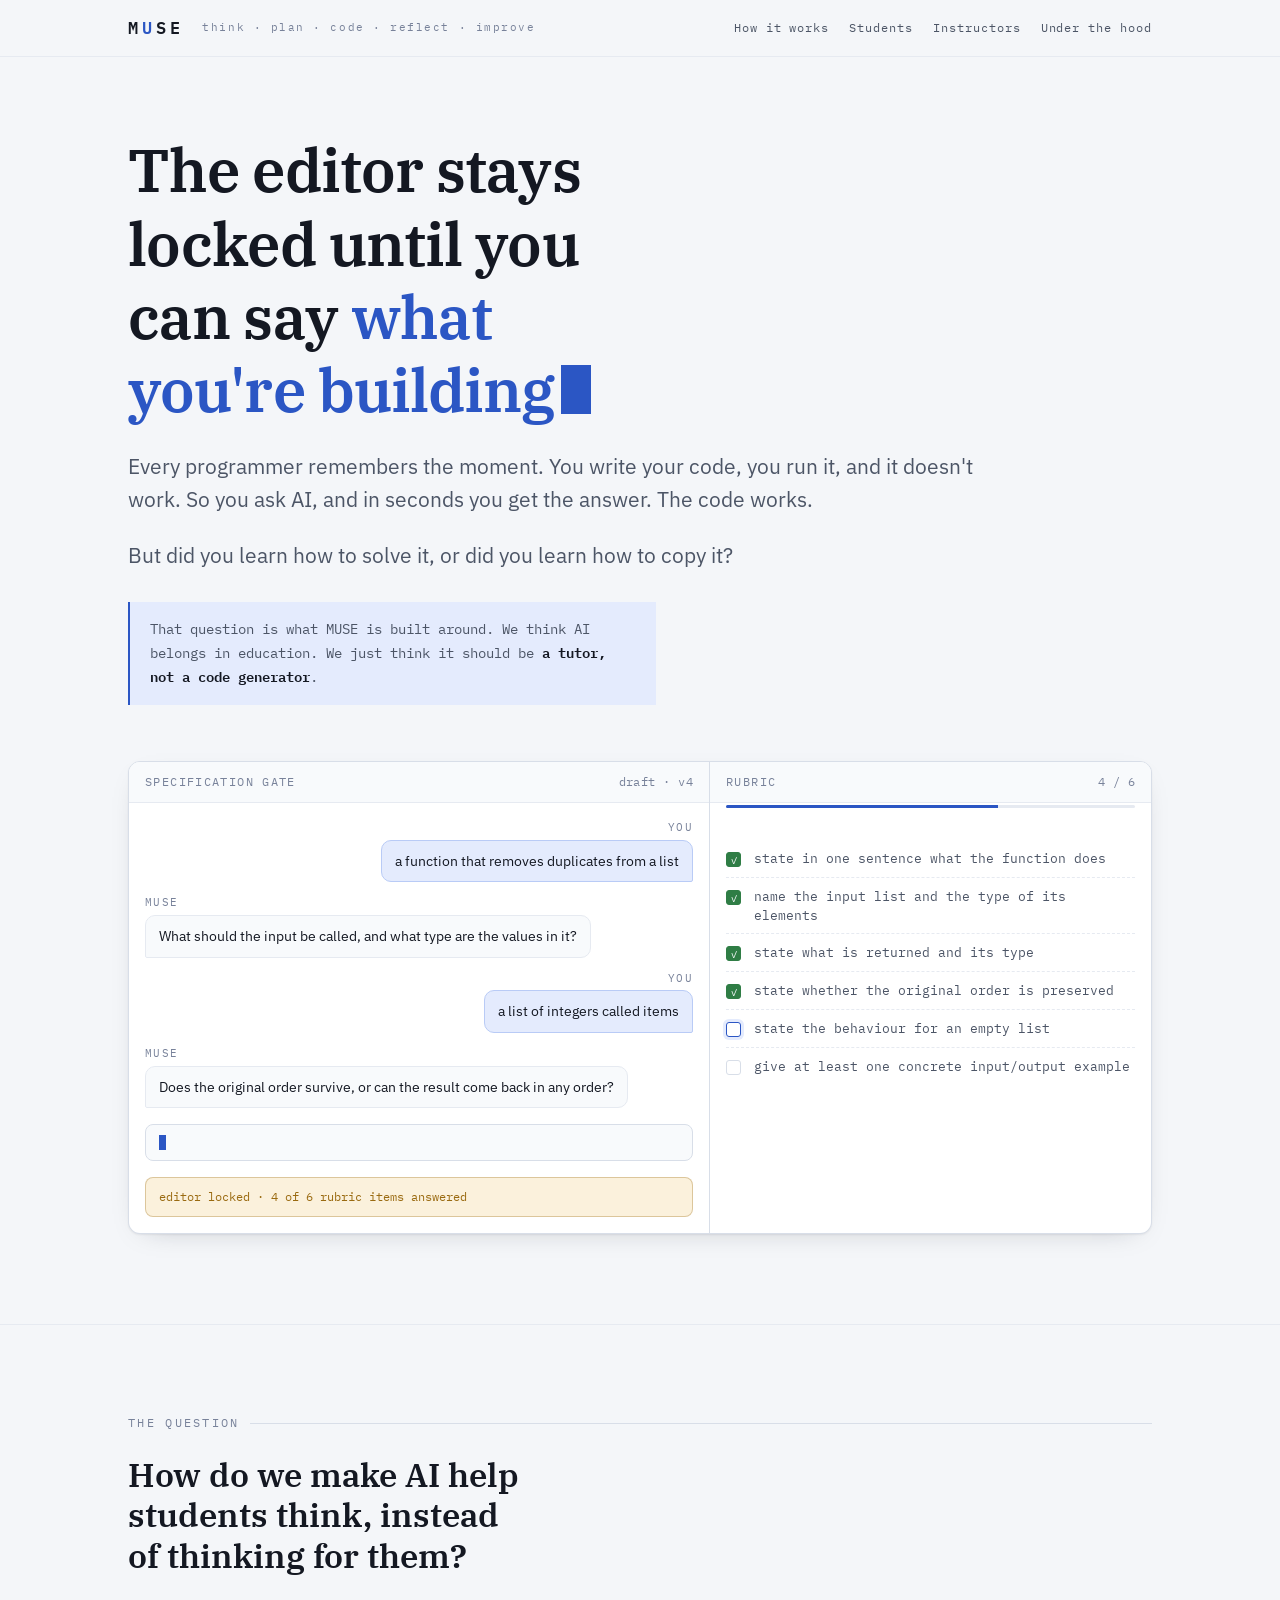
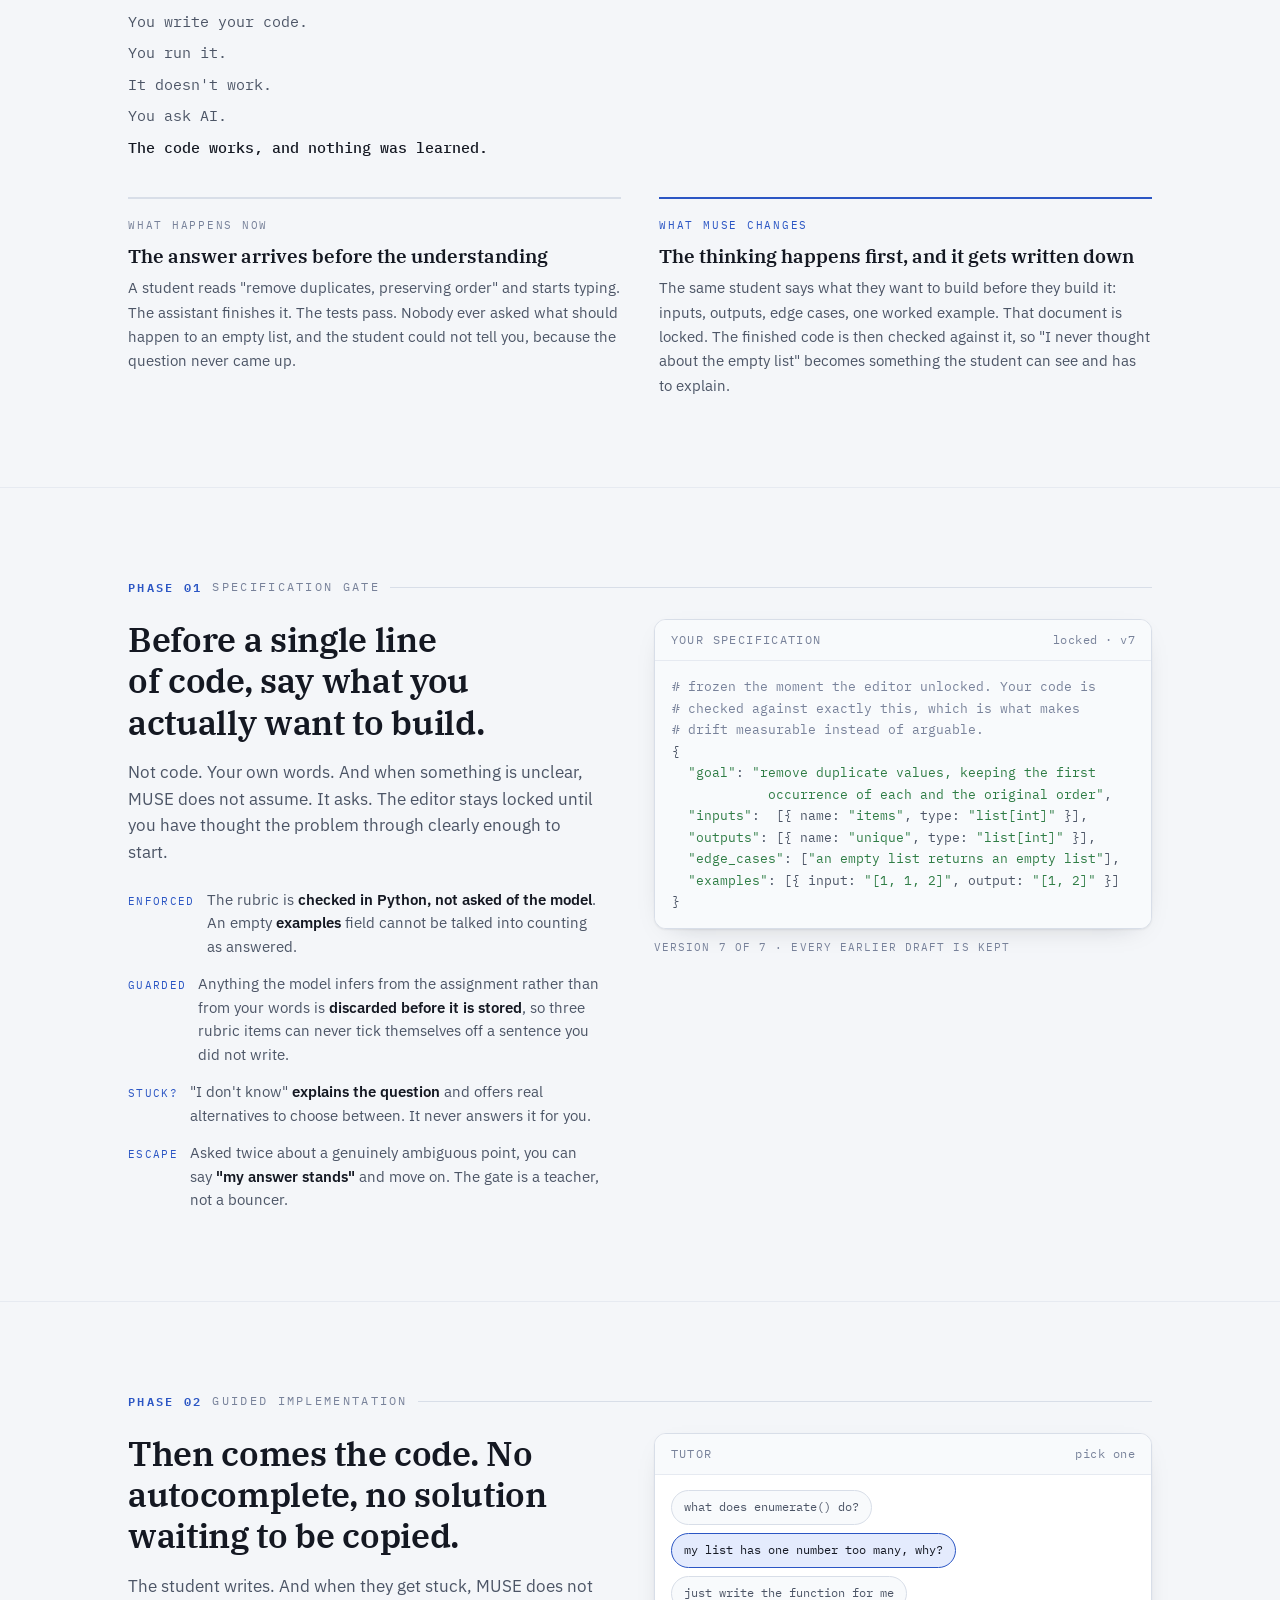
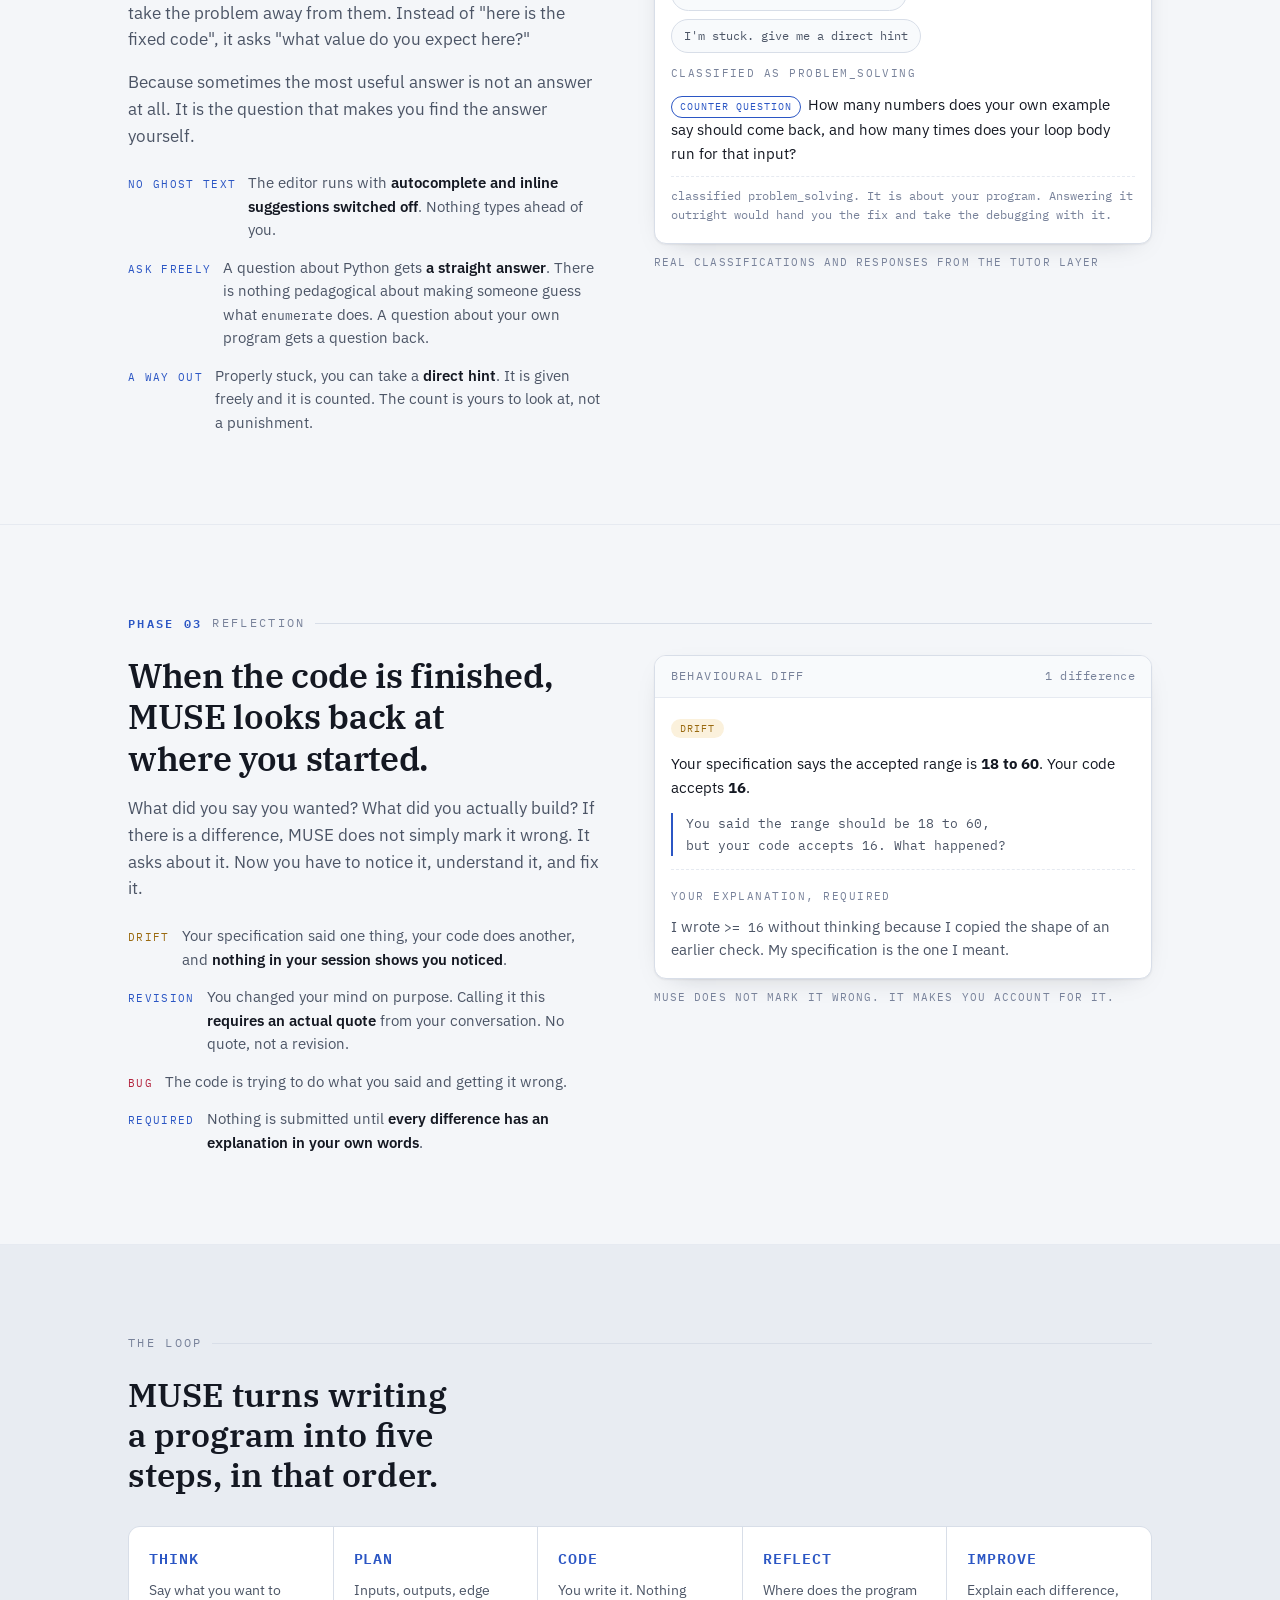
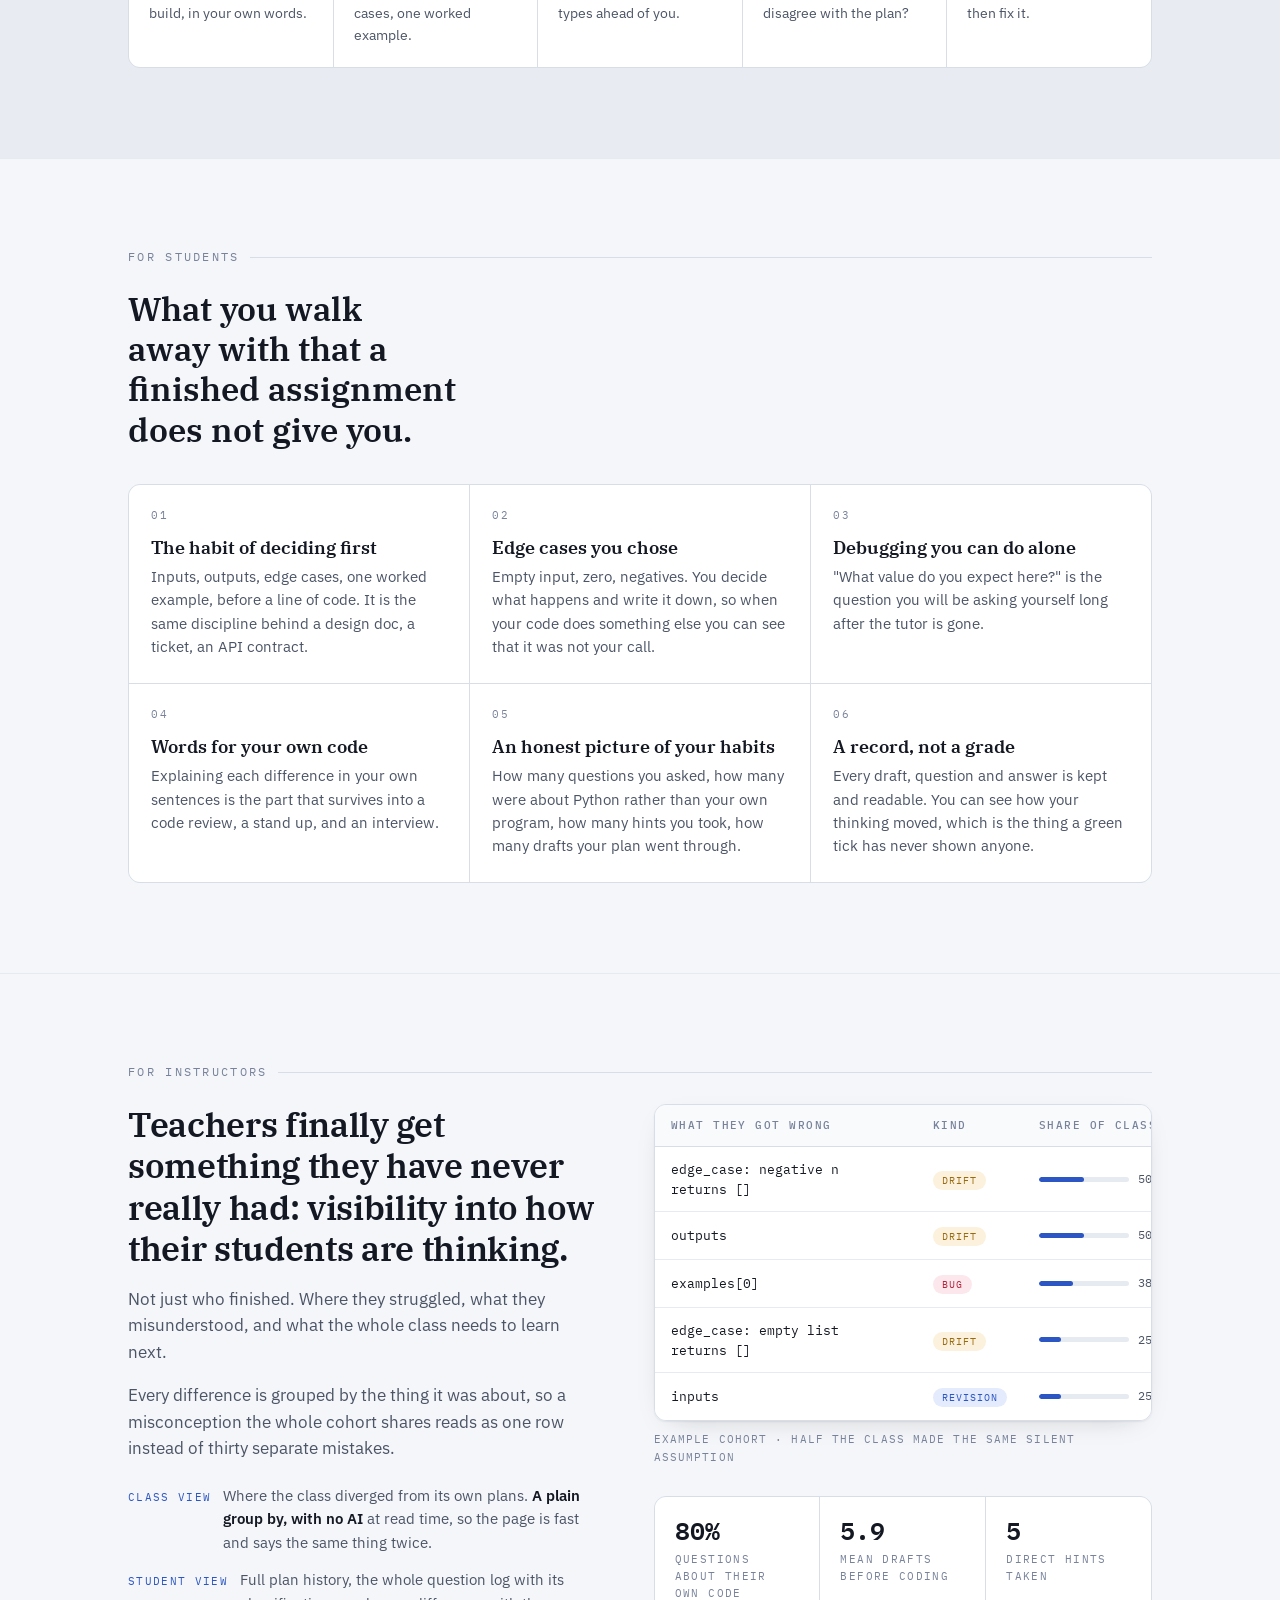
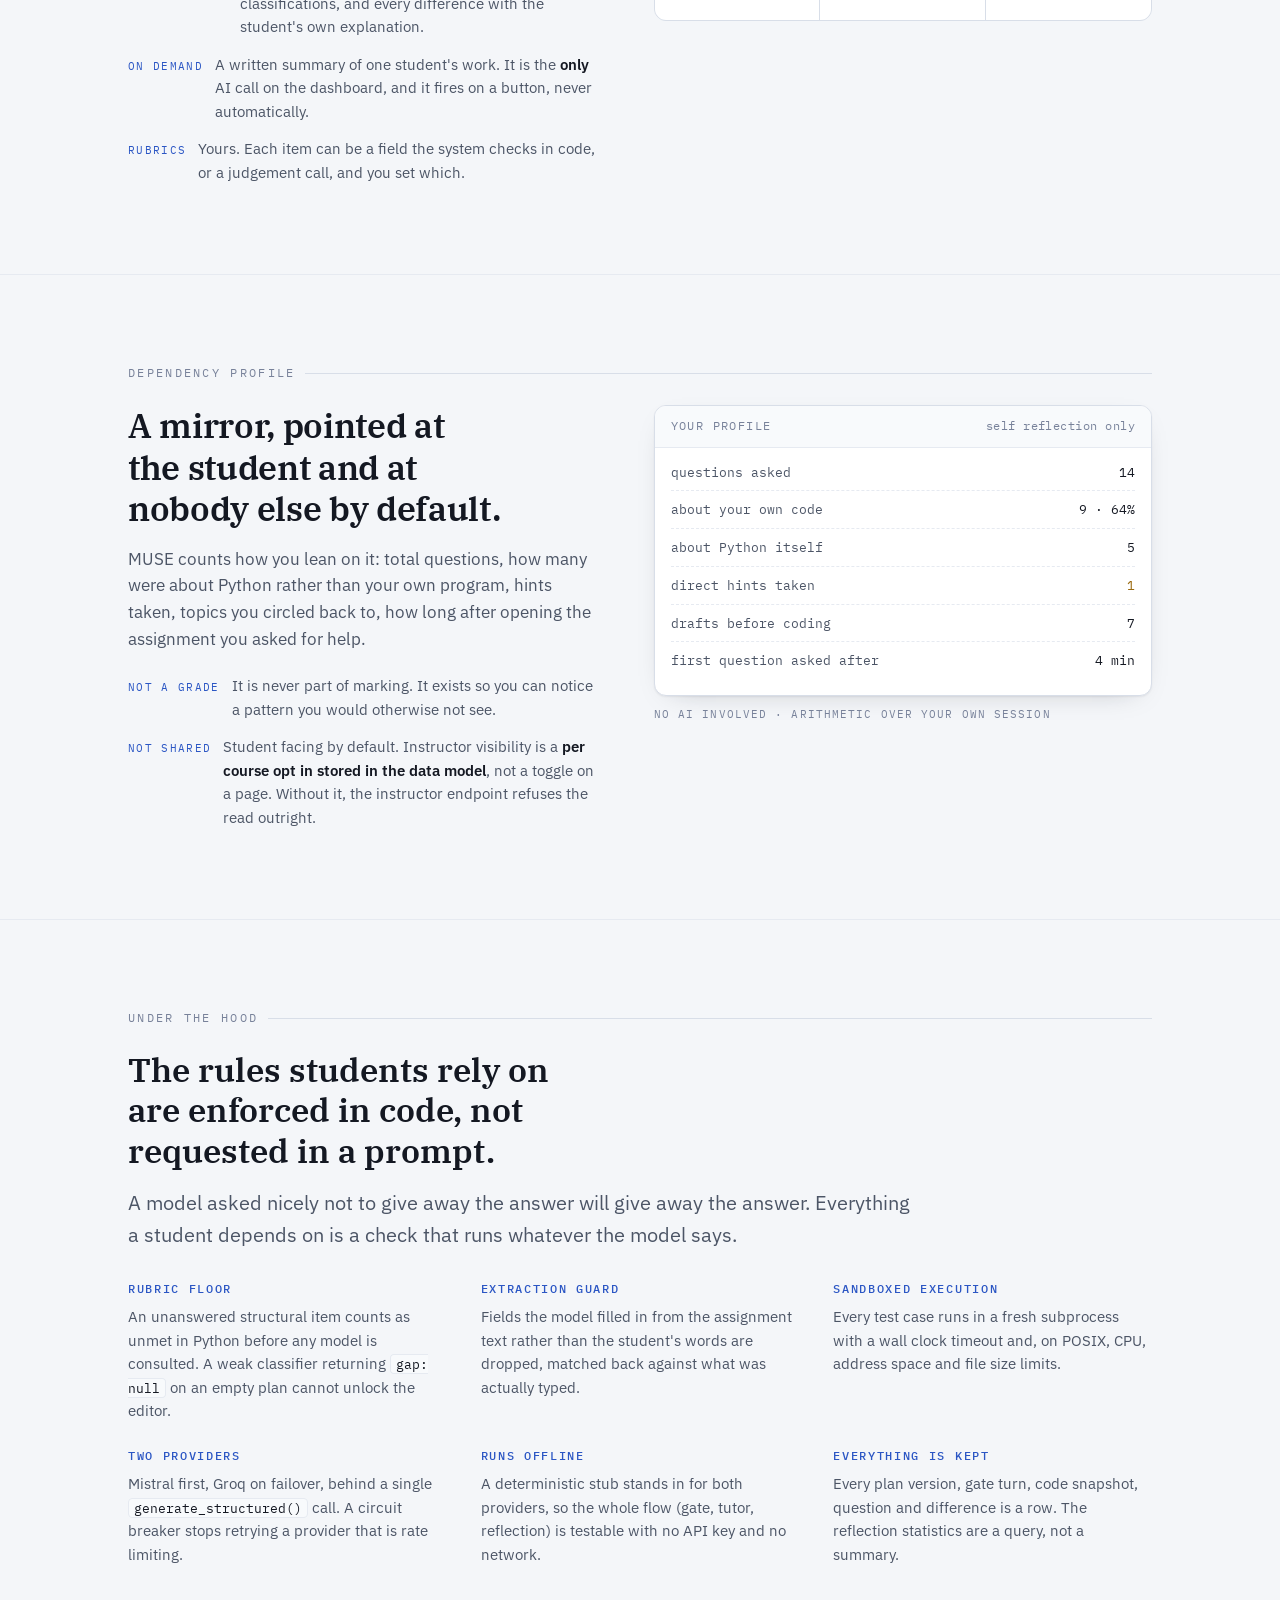
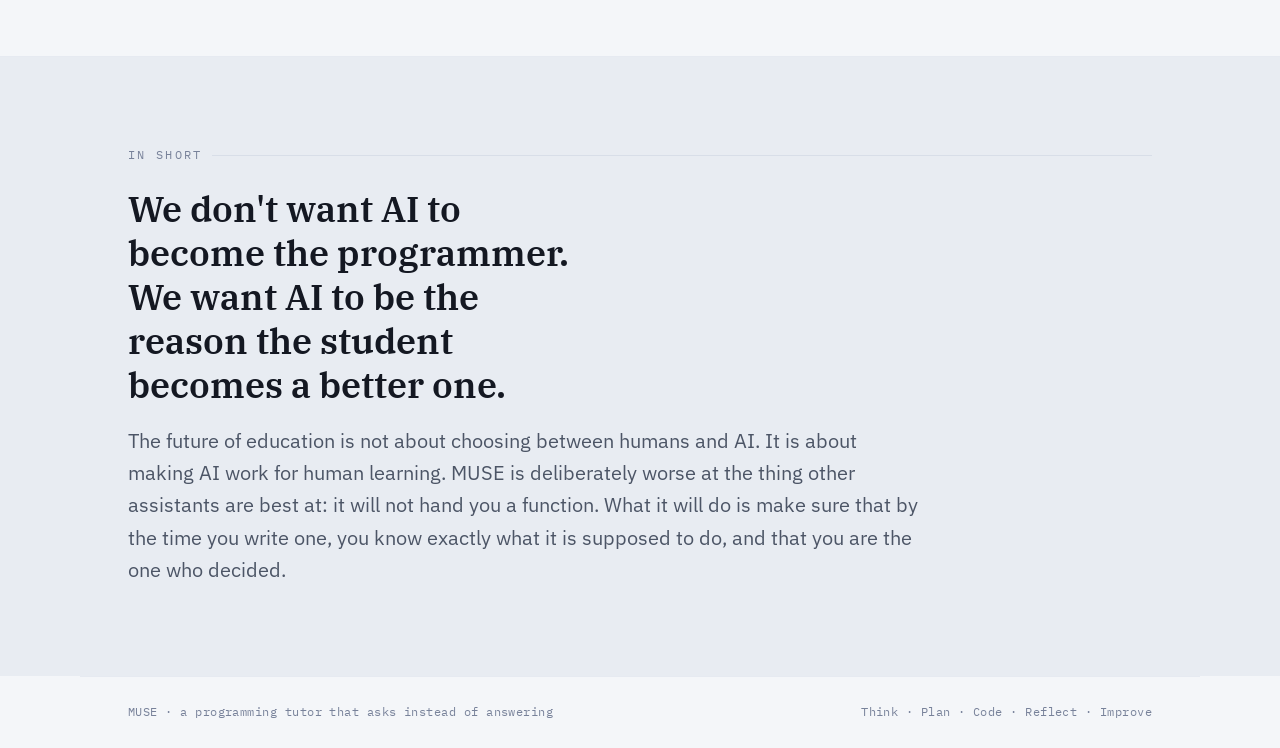
<file: site/index.html>
<!DOCTYPE html>
<html lang="en">
<head>
<meta charset="utf-8">
<meta name="viewport" content="width=device-width, initial-scale=1, viewport-fit=cover">
<title>MUSE</title>
<meta name="description" content="MUSE is a programming tutor that will not write your code. It locks the editor until you can say what you're building, answers your questions with better questions, and shows you every place your program disagrees with your own specification.">
<meta name="color-scheme" content="dark light">

<meta property="og:type" content="website">
<meta property="og:title" content="MUSE">
<meta property="og:description" content="AI that helps students think, instead of thinking for them. A programming tutor that refuses to write your code.">
<meta name="twitter:card" content="summary_large_image">

<link rel="icon" href="data:image/svg+xml,%3Csvg xmlns='http://www.w3.org/2000/svg' viewBox='0 0 32 32'%3E%3Crect width='32' height='32' rx='7' fill='%230f1115'/%3E%3Ctext x='16' y='22' font-family='ui-monospace,monospace' font-size='15' font-weight='600' fill='%237aa2f7' text-anchor='middle'%3EM%3C/text%3E%3C/svg%3E">

<link rel="preconnect" href="https://fonts.googleapis.com">
<link rel="preconnect" href="https://fonts.gstatic.com" crossorigin>
<link rel="stylesheet" href="https://fonts.googleapis.com/css2?family=IBM+Plex+Mono:wght@400;500;600&family=IBM+Plex+Sans:wght@400;500;600&family=IBM+Plex+Serif:wght@500;600&display=swap">

<style>
/* ── tokens ─────────────────────────────────────────────────────────────
   Dark first, taken from the product's own stylesheet so the site and the
   thing it describes read as one object. Light is a consistent swap of the
   same roles, not an inversion.                                          */
:root{
  --bg:#f4f6f9;  --bg-deep:#e8ecf2;  --panel:#ffffff;  --panel-2:#f8fafc;
  --line:#d8dee8; --line-soft:#e6eaf1;
  --ink:#141822;  --ink-dim:#4c5566; --ink-faint:#78829a;
  --accent:#2b56c4; --accent-soft:#e4ebfd; --accent-line:#b9cbf6;
  --ok:#2f7d45;   --drift:#9a6a10;   --revision:#2b56c4; --bug:#b3253f;
  --ok-bg:#e6f4ea; --drift-bg:#fbf1dc; --revision-bg:#e4ebfd; --bug-bg:#fce8ec;
  --shadow:0 1px 2px rgba(20,24,34,.06), 0 8px 28px -18px rgba(20,24,34,.35);

  --mono:"IBM Plex Mono",ui-monospace,SFMono-Regular,Menlo,Consolas,monospace;
  --sans:"IBM Plex Sans",-apple-system,BlinkMacSystemFont,"Segoe UI",system-ui,sans-serif;
  --serif:"IBM Plex Serif",Georgia,"Times New Roman",serif;

  --band:clamp(52px,7vw,96px);
  --gutter:clamp(18px,5vw,48px);
  --measure:66ch;

  padding-top:env(safe-area-inset-top,0px);
  padding-bottom:env(safe-area-inset-bottom,0px);
}
@media (prefers-color-scheme:dark){
  :root:not([data-theme="light"]){
    --bg:#0f1115; --bg-deep:#0a0c10; --panel:#161a21; --panel-2:#1b212a;
    --line:#262d38; --line-soft:#1e242e;
    --ink:#e6e9ef; --ink-dim:#97a0b0; --ink-faint:#6b7484;
    --accent:#7aa2f7; --accent-soft:#18203150; --accent-line:#3d5a9e;
    --ok:#7fd18c; --drift:#e0af68; --revision:#7aa2f7; --bug:#f7768e;
    --ok-bg:#15241a; --drift-bg:#2a2113; --revision-bg:#161f33; --bug-bg:#2c1720;
    --shadow:0 1px 2px rgba(0,0,0,.4), 0 18px 40px -26px rgba(0,0,0,.9);
  }
}
:root[data-theme="dark"]{
  --bg:#0f1115; --bg-deep:#0a0c10; --panel:#161a21; --panel-2:#1b212a;
  --line:#262d38; --line-soft:#1e242e;
  --ink:#e6e9ef; --ink-dim:#97a0b0; --ink-faint:#6b7484;
  --accent:#7aa2f7; --accent-soft:#18203150; --accent-line:#3d5a9e;
  --ok:#7fd18c; --drift:#e0af68; --revision:#7aa2f7; --bug:#f7768e;
  --ok-bg:#15241a; --drift-bg:#2a2113; --revision-bg:#161f33; --bug-bg:#2c1720;
  --shadow:0 1px 2px rgba(0,0,0,.4), 0 18px 40px -26px rgba(0,0,0,.9);
}

*{box-sizing:border-box}
body{
  margin:0; background:var(--bg); color:var(--ink);
  font-family:var(--sans); font-size:16px; line-height:1.62;
  -webkit-font-smoothing:antialiased;
}
img{max-width:100%}
h1,h2,h3{font-family:var(--serif); font-weight:600; text-wrap:balance; margin:0; line-height:1.22}
p{margin:0}
a{color:var(--accent)}
:focus-visible{outline:2px solid var(--accent); outline-offset:3px; border-radius:3px}

.wrap{width:100%; max-width:1120px; margin-inline:auto; padding-inline:var(--gutter)}

/* A `1fr` grid track takes its min width from its content, so one wide <pre>
   or table pushes the whole page sideways at phone width. Every grid child
   here may shrink; the wide things scroll inside their own box. */
.phase > *, .split > *, .gate > *, .gains > *, .stats > *, .specs > *{min-width:0}
figure, .scroll, .card{max-width:100%; min-width:0}

/* ── masthead ─────────────────────────────────────────────────────────── */
.masthead{
  position:sticky; top:env(safe-area-inset-top,0px); z-index:40;
  background:color-mix(in srgb, var(--bg) 88%, transparent);
  backdrop-filter:blur(10px);
  border-bottom:1px solid var(--line-soft);
}
.masthead .wrap{display:flex; align-items:center; gap:18px; padding-block:14px}
.mark{font-family:var(--mono); font-weight:600; font-size:17px; letter-spacing:.24em; color:var(--ink)}
.mark b{color:var(--accent); font-weight:600}
.mark-sub{
  font-family:var(--mono); font-size:11px; letter-spacing:.14em;
  color:var(--ink-faint); text-transform:lowercase;
}
.masthead nav{margin-left:auto; display:flex; gap:20px; align-items:center}
.masthead nav a{
  font-family:var(--mono); font-size:12px; letter-spacing:.08em;
  color:var(--ink-dim); text-decoration:none;
}
.masthead nav a:hover{color:var(--ink)}
@media(max-width:720px){ .mark-sub,.masthead nav a.opt{display:none} }

/* ── generic band ─────────────────────────────────────────────────────── */
section{border-bottom:1px solid var(--line-soft)}
section > .wrap{padding-block:var(--band)}
.eyebrow{
  font-family:var(--mono); font-size:11.5px; letter-spacing:.2em;
  text-transform:uppercase; color:var(--ink-faint);
  display:flex; align-items:center; gap:10px; margin-bottom:22px;
}
.eyebrow::after{content:""; flex:1; height:1px; background:var(--line); min-width:20px}
.eyebrow .n{color:var(--accent); font-weight:600}
.lede{font-size:clamp(17px,1.9vw,20px); color:var(--ink-dim); max-width:var(--measure)}
.lede + .lede{margin-top:16px}
h2.band-title{font-size:clamp(24px,3.2vw,33px)}

/* ── hero ─────────────────────────────────────────────────────────────── */
.hero > .wrap{padding-block:clamp(44px,6vw,78px) var(--band)}
.hero h1{font-size:clamp(34px,5.4vw,60px); letter-spacing:-.015em; max-width:17ch}
.hero h1 em{font-style:normal; color:var(--accent)}
.hero .lede{margin-top:24px; font-size:clamp(17px,2vw,21px); line-height:1.55}
.stance{
  margin-top:30px; padding:16px 20px; border-left:2px solid var(--accent);
  background:var(--accent-soft); max-width:var(--measure);
  font-family:var(--mono); font-size:13.5px; line-height:1.7; color:var(--ink-dim);
}
.stance b{color:var(--ink); font-weight:600}

/* the cursor that stands in for the full stop */
.cursor{
  display:inline-block; width:.5em; height:.82em; margin-left:.1em;
  background:var(--accent); vertical-align:-.04em;
  animation:blink 1.15s steps(1) infinite;
}
.caret{width:7px; height:15px; background:var(--accent); display:inline-block;
       animation:blink 1.15s steps(1) infinite}
@keyframes blink{50%{opacity:0}}

/* the gate, drawn rather than screenshotted */
.gate{
  margin-top:clamp(36px,5vw,56px);
  display:grid; grid-template-columns:1.25fr .95fr; gap:1px;
  background:var(--line); border:1px solid var(--line);
  border-radius:12px; overflow:hidden; box-shadow:var(--shadow);
}
@media(max-width:860px){ .gate{grid-template-columns:1fr} }
.pane{background:var(--panel); min-width:0}
.pane-head{
  display:flex; align-items:center; gap:8px; padding:11px 16px;
  border-bottom:1px solid var(--line-soft); background:var(--panel-2);
  font-family:var(--mono); font-size:11.5px; letter-spacing:.12em;
  text-transform:uppercase; color:var(--ink-faint);
}
.pane-head .right{margin-left:auto; text-transform:none; letter-spacing:.04em}
.chat{padding:16px; display:flex; flex-direction:column; gap:12px}
.msg{font-size:14px; line-height:1.6; max-width:92%}
.msg .who{
  font-family:var(--mono); font-size:10.5px; letter-spacing:.14em;
  text-transform:uppercase; color:var(--ink-faint); display:block; margin-bottom:4px;
}
.msg.you{align-self:flex-end; text-align:right}
.msg.you .bubble{
  background:var(--accent-soft); border:1px solid var(--accent-line);
  color:var(--ink); border-radius:10px 10px 2px 10px; padding:9px 13px;
  display:inline-block; text-align:left;
}
.msg.muse .bubble{
  background:var(--panel-2); border:1px solid var(--line-soft);
  border-radius:10px 10px 10px 2px; padding:9px 13px; display:inline-block;
}
.composer{
  margin:0 16px 16px; border:1px solid var(--line); border-radius:8px;
  padding:10px 13px; background:var(--panel-2);
  font-family:var(--mono); font-size:13px; color:var(--ink-faint);
  display:flex; align-items:center; gap:2px;
}
.rubric{padding:16px}
.rubric ul{margin:0; padding:0}
.rubric li{
  list-style:none; display:grid; grid-template-columns:18px 1fr; gap:10px;
  align-items:start; padding:9px 0; border-bottom:1px dashed var(--line-soft);
  font-family:var(--mono); font-size:12.5px; line-height:1.5; color:var(--ink-dim);
}
.rubric li:last-child{border-bottom:0}
.box{
  width:15px; height:15px; border-radius:3px; border:1.5px solid var(--line);
  margin-top:3px; display:grid; place-items:center; font-size:10px; color:var(--bg);
}
.done .box{background:var(--ok); border-color:var(--ok); color:var(--bg)}
.done{color:var(--ink)}
.now .box{border-color:var(--accent); box-shadow:0 0 0 3px var(--accent-soft)}
.now{color:var(--ink)}
.meter{height:3px; background:var(--line-soft); border-radius:2px; overflow:hidden; margin:2px 16px 16px}
.meter i{display:block; height:100%; width:66.6%; background:var(--accent)}
.locked-strip{
  margin:0 16px 16px; padding:10px 13px; border-radius:8px;
  background:var(--drift-bg); border:1px solid color-mix(in srgb,var(--drift) 32%, transparent);
  font-family:var(--mono); font-size:11.5px; line-height:1.6; color:var(--drift);
}

/* ── the question ─────────────────────────────────────────────────────── */
.split{display:grid; grid-template-columns:1fr 1fr; gap:clamp(20px,3vw,40px); margin-top:34px}
@media(max-width:800px){ .split{grid-template-columns:1fr} }
.claim{border-top:2px solid var(--line); padding-top:18px}
.claim.lit{border-top-color:var(--accent)}
.claim h3{font-size:19px; margin-bottom:8px}
.claim p{color:var(--ink-dim); font-size:15px}
.claim .tag{
  font-family:var(--mono); font-size:11px; letter-spacing:.16em; text-transform:uppercase;
  color:var(--ink-faint); display:block; margin-bottom:10px;
}
.claim.lit .tag{color:var(--accent)}

/* a short line of the story, set as a beat rather than a paragraph */
.beat{
  margin-top:30px; font-family:var(--mono); font-size:clamp(13px,1.6vw,15px);
  line-height:2.1; color:var(--ink-dim); max-width:48ch;
}
.beat b{color:var(--ink); font-weight:500}

/* ── phases ───────────────────────────────────────────────────────────── */
.phase{display:grid; grid-template-columns:minmax(0,1fr) minmax(0,1.05fr);
       gap:clamp(24px,4vw,56px); align-items:start}
@media(max-width:900px){ .phase{grid-template-columns:1fr} }
.phase h2{font-size:clamp(25px,3.2vw,34px); letter-spacing:-.01em}
.phase .lede{margin-top:16px; font-size:16.5px}
.detail{margin-top:22px; display:flex; flex-direction:column; gap:14px}
.detail .row{display:grid; grid-template-columns:auto 1fr; gap:12px; align-items:baseline}
.detail .k{
  font-family:var(--mono); font-size:11px; letter-spacing:.12em; text-transform:uppercase;
  color:var(--accent); white-space:nowrap; padding-top:2px;
}
.detail .v{font-size:14.5px; color:var(--ink-dim)}
.detail .v b{color:var(--ink); font-weight:600}

figure{margin:0}
figcaption{
  font-family:var(--mono); font-size:11px; letter-spacing:.1em; color:var(--ink-faint);
  margin-top:10px; text-transform:uppercase;
}
.card{
  background:var(--panel); border:1px solid var(--line); border-radius:12px;
  overflow:hidden; box-shadow:var(--shadow);
}
pre{
  margin:0; padding:15px 17px; overflow-x:auto;
  font-family:var(--mono); font-size:12.5px; line-height:1.72; color:var(--ink-dim);
  background:var(--panel-2);
}
pre .c{color:var(--ink-faint)}
pre .s{color:var(--ok)}
code.inl{font-family:var(--mono); font-size:13px}

/* interactive tutor */
.asks{display:flex; flex-wrap:wrap; gap:8px; padding:15px 16px 4px}
.ask{
  font-family:var(--mono); font-size:12px; line-height:1.4; text-align:left;
  padding:8px 12px; border-radius:999px; cursor:pointer;
  border:1px solid var(--line); background:var(--panel-2); color:var(--ink-dim);
  transition:border-color .15s, color .15s, background .15s;
}
.ask:hover{border-color:var(--accent-line); color:var(--ink)}
.ask[aria-pressed="true"]{background:var(--accent-soft); border-color:var(--accent); color:var(--ink)}
.reply{padding:8px 16px 18px; display:flex; flex-direction:column; gap:11px}
.reply .label{
  font-family:var(--mono); font-size:10.5px; letter-spacing:.14em;
  text-transform:uppercase; color:var(--ink-faint);
}
.reply .said{font-size:14.5px; line-height:1.6}
.reply .why{
  font-family:var(--mono); font-size:11.5px; line-height:1.65; color:var(--ink-faint);
  border-top:1px dashed var(--line-soft); padding-top:10px;
}
.mode{
  display:inline-block; font-family:var(--mono); font-size:10px; letter-spacing:.1em;
  text-transform:uppercase; padding:2px 8px; border-radius:999px; margin-right:7px;
  border:1px solid currentColor;
}
.mode.q{color:var(--revision)} .mode.a{color:var(--ok)} .mode.h{color:var(--drift)}

/* ── the loop ─────────────────────────────────────────────────────────── */
.loop{background:var(--bg-deep)}
.loop-steps{
  margin-top:30px; display:grid; grid-template-columns:repeat(auto-fit,minmax(150px,1fr));
  gap:1px; background:var(--line); border:1px solid var(--line);
  border-radius:12px; overflow:hidden;
}
.step{background:var(--panel); padding:20px}
.step .w{
  font-family:var(--mono); font-size:15px; font-weight:600; letter-spacing:.06em;
  color:var(--accent); text-transform:uppercase;
}
.step p{font-size:14px; color:var(--ink-dim); margin-top:8px}

/* ── gains ────────────────────────────────────────────────────────────── */
.gains{display:grid; grid-template-columns:repeat(auto-fit,minmax(255px,1fr)); gap:1px;
       margin-top:34px; background:var(--line); border:1px solid var(--line);
       border-radius:12px; overflow:hidden}
.gain{background:var(--panel); padding:22px 22px 24px}
.gain .no{
  font-family:var(--mono); font-size:11px; letter-spacing:.14em; color:var(--ink-faint);
  display:block; margin-bottom:12px;
}
.gain h3{font-size:17.5px; margin-bottom:7px}
.gain p{font-size:14.5px; color:var(--ink-dim)}

/* ── instructor table ─────────────────────────────────────────────────── */
.scroll{overflow-x:auto; border:1px solid var(--line); border-radius:12px;
        background:var(--panel); box-shadow:var(--shadow)}
table{border-collapse:collapse; width:100%; min-width:520px; font-size:14px}
thead th{
  font-family:var(--mono); font-size:10.5px; letter-spacing:.14em; text-transform:uppercase;
  color:var(--ink-faint); text-align:left; font-weight:500;
  padding:12px 16px; border-bottom:1px solid var(--line); background:var(--panel-2);
}
tbody td{padding:12px 16px; border-bottom:1px solid var(--line-soft); vertical-align:middle}
tbody tr:last-child td{border-bottom:0}
td.item{font-family:var(--mono); font-size:12.5px; color:var(--ink)}
.pill{
  font-family:var(--mono); font-size:10px; letter-spacing:.1em; text-transform:uppercase;
  padding:3px 9px; border-radius:999px; white-space:nowrap;
}
.pill.drift{background:var(--drift-bg); color:var(--drift)}
.pill.bug{background:var(--bug-bg); color:var(--bug)}
.pill.revision{background:var(--revision-bg); color:var(--revision)}
.bar{display:flex; align-items:center; gap:9px; min-width:120px}
.bar .track{flex:1; height:5px; background:var(--line-soft); border-radius:3px;
            overflow:hidden; min-width:48px}
.bar .fill{display:block; height:100%; background:var(--accent); border-radius:3px}
.bar .pct{font-family:var(--mono); font-size:11.5px; color:var(--ink-dim);
          font-variant-numeric:tabular-nums}

.stats{display:grid; grid-template-columns:repeat(auto-fit,minmax(150px,1fr)); gap:1px;
       background:var(--line); border:1px solid var(--line); border-radius:12px;
       overflow:hidden; margin-top:30px}
.stat{background:var(--panel); padding:18px 20px}
.stat .v{font-family:var(--mono); font-size:25px; font-weight:600; color:var(--ink);
         font-variant-numeric:tabular-nums; line-height:1.2}
.stat .k{font-family:var(--mono); font-size:10.5px; letter-spacing:.13em;
         text-transform:uppercase; color:var(--ink-faint); margin-top:6px}

/* ── under the hood ───────────────────────────────────────────────────── */
.specs{margin-top:30px; display:grid;
       grid-template-columns:repeat(auto-fit,minmax(270px,1fr)); gap:26px 34px}
.spec h3{font-family:var(--mono); font-size:12px; letter-spacing:.14em; text-transform:uppercase;
         color:var(--accent); font-weight:500; margin-bottom:9px}
.spec p{font-size:14.5px; color:var(--ink-dim)}
.spec code{font-family:var(--mono); font-size:12.5px; color:var(--ink); background:var(--panel-2);
           padding:1px 5px; border-radius:4px; border:1px solid var(--line-soft)}

/* ── close ────────────────────────────────────────────────────────────── */
.close{border-bottom:0; background:var(--bg-deep)}
.close h2{font-size:clamp(24px,3.4vw,36px); max-width:22ch}
.close .lede{margin-top:18px}
footer .wrap{
  padding-block:26px; border-top:1px solid var(--line-soft);
  display:flex; flex-wrap:wrap; gap:14px 26px; align-items:center;
  font-family:var(--mono); font-size:11.5px; color:var(--ink-faint); letter-spacing:.04em;
}
footer .sp{margin-left:auto}

@media (prefers-reduced-motion:reduce){
  *{animation-duration:.001ms!important; animation-iteration-count:1!important;
    transition-duration:.001ms!important}
  .cursor,.caret{opacity:1}
}
</style>
</head>
<body>

<header class="masthead">
  <div class="wrap">
    <span class="mark">M<b>U</b>SE</span>
    <span class="mark-sub">think · plan · code · reflect · improve</span>
    <nav>
      <a href="#how">How it works</a>
      <a href="#students" class="opt">Students</a>
      <a href="#instructors">Instructors</a>
      <a href="#build" class="opt">Under the hood</a>
    </nav>
  </div>
</header>

<main>

<!-- ─── hero ──────────────────────────────────────────────────────────── -->
<section class="hero">
  <div class="wrap">
    <h1>The editor stays locked until you can say <em>what you're building</em><span class="cursor" aria-hidden="true"></span></h1>

    <p class="lede">
      Every programmer remembers the moment. You write your code, you run it,
      and it doesn't work. So you ask AI, and in seconds you get the answer.
      The code works.
    </p>
    <p class="lede">
      But did you learn how to solve it, or did you learn how to copy it?
    </p>

    <p class="stance">
      That question is what MUSE is built around. We think AI belongs in
      education. We just think it should be
      <b>a tutor, not a code generator</b>.
    </p>

    <!-- A drawn recreation of the specification gate, mid session. -->
    <div class="gate">
      <div class="pane">
        <div class="pane-head">Specification gate <span class="right">draft · v4</span></div>
        <div class="chat">
          <div class="msg you"><span class="who">you</span>
            <span class="bubble">a function that removes duplicates from a list</span></div>
          <div class="msg muse"><span class="who">muse</span>
            <span class="bubble">What should the input be called, and what type are the values in it?</span></div>
          <div class="msg you"><span class="who">you</span>
            <span class="bubble">a list of integers called items</span></div>
          <div class="msg muse"><span class="who">muse</span>
            <span class="bubble">Does the original order survive, or can the result come back in any order?</span></div>
        </div>
        <div class="composer"><span class="caret" aria-hidden="true"></span></div>
        <div class="locked-strip">
          editor locked · 4 of 6 rubric items answered
        </div>
      </div>

      <div class="pane">
        <div class="pane-head">Rubric <span class="right">4 / 6</span></div>
        <div class="meter"><i></i></div>
        <div class="rubric">
          <ul>
            <li class="done"><span class="box" aria-hidden="true">✓</span><span>state in one sentence what the function does</span></li>
            <li class="done"><span class="box" aria-hidden="true">✓</span><span>name the input list and the type of its elements</span></li>
            <li class="done"><span class="box" aria-hidden="true">✓</span><span>state what is returned and its type</span></li>
            <li class="done"><span class="box" aria-hidden="true">✓</span><span>state whether the original order is preserved</span></li>
            <li class="now"><span class="box" aria-hidden="true"></span><span>state the behaviour for an empty list</span></li>
            <li><span class="box" aria-hidden="true"></span><span>give at least one concrete input/output example</span></li>
          </ul>
        </div>
      </div>
    </div>
  </div>
</section>

<!-- ─── the question ──────────────────────────────────────────────────── -->
<section>
  <div class="wrap">
    <p class="eyebrow">The question</p>
    <h2 class="band-title" style="max-width:24ch">
      How do we make AI help students think, instead of thinking for them?
    </h2>

    <p class="beat">
      You write your code.<br>
      You run it.<br>
      It doesn't work.<br>
      You ask AI.<br>
      <b>The code works, and nothing was learned.</b>
    </p>

    <div class="split">
      <div class="claim">
        <span class="tag">what happens now</span>
        <h3>The answer arrives before the understanding</h3>
        <p>
          A student reads "remove duplicates, preserving order" and starts typing.
          The assistant finishes it. The tests pass. Nobody ever asked what should
          happen to an empty list, and the student could not tell you, because
          the question never came up.
        </p>
      </div>
      <div class="claim lit">
        <span class="tag">what MUSE changes</span>
        <h3>The thinking happens first, and it gets written down</h3>
        <p>
          The same student says what they want to build before they build it:
          inputs, outputs, edge cases, one worked example. That document is
          locked. The finished code is then checked against it, so "I never
          thought about the empty list" becomes something the student can see
          and has to explain.
        </p>
      </div>
    </div>
  </div>
</section>

<!-- ─── phase 1 ───────────────────────────────────────────────────────── -->
<section id="how">
  <div class="wrap">
    <p class="eyebrow"><span class="n">Phase 01</span> Specification gate</p>
    <div class="phase">
      <div>
        <h2>Before a single line of code, say what you actually want to build.</h2>
        <p class="lede">
          Not code. Your own words. And when something is unclear, MUSE does not
          assume. It asks. The editor stays locked until you have thought the
          problem through clearly enough to start.
        </p>
        <div class="detail">
          <div class="row"><span class="k">Enforced</span><span class="v">
            The rubric is <b>checked in Python, not asked of the model</b>. An empty
            <b>examples</b> field cannot be talked into counting as answered.</span></div>
          <div class="row"><span class="k">Guarded</span><span class="v">
            Anything the model infers from the assignment rather than from your
            words is <b>discarded before it is stored</b>, so three rubric items can
            never tick themselves off a sentence you did not write.</span></div>
          <div class="row"><span class="k">Stuck?</span><span class="v">
            "I don't know" <b>explains the question</b> and offers real alternatives
            to choose between. It never answers it for you.</span></div>
          <div class="row"><span class="k">Escape</span><span class="v">
            Asked twice about a genuinely ambiguous point, you can say
            <b>"my answer stands"</b> and move on. The gate is a teacher, not a bouncer.</span></div>
        </div>
      </div>
      <figure>
        <div class="card">
          <div class="pane-head">Your specification <span class="right">locked · v7</span></div>
<pre><span class="c"># frozen the moment the editor unlocked. Your code is</span>
<span class="c"># checked against exactly this, which is what makes</span>
<span class="c"># drift measurable instead of arguable.</span>
{
  <span class="s">"goal"</span>: <span class="s">"remove duplicate values, keeping the first
            occurrence of each and the original order"</span>,
  <span class="s">"inputs"</span>:  [{ name: <span class="s">"items"</span>, type: <span class="s">"list[int]"</span> }],
  <span class="s">"outputs"</span>: [{ name: <span class="s">"unique"</span>, type: <span class="s">"list[int]"</span> }],
  <span class="s">"edge_cases"</span>: [<span class="s">"an empty list returns an empty list"</span>],
  <span class="s">"examples"</span>: [{ input: <span class="s">"[1, 1, 2]"</span>, output: <span class="s">"[1, 2]"</span> }]
}</pre>
        </div>
        <figcaption>Version 7 of 7 · every earlier draft is kept</figcaption>
      </figure>
    </div>
  </div>
</section>

<!-- ─── phase 2 ───────────────────────────────────────────────────────── -->
<section>
  <div class="wrap">
    <p class="eyebrow"><span class="n">Phase 02</span> Guided implementation</p>
    <div class="phase">
      <div>
        <h2>Then comes the code. No autocomplete, no solution waiting to be copied.</h2>
        <p class="lede">
          The student writes. And when they get stuck, MUSE does not take the
          problem away from them. Instead of "here is the fixed code", it asks
          "what value do you expect here?"
        </p>
        <p class="lede">
          Because sometimes the most useful answer is not an answer at all. It is
          the question that makes you find the answer yourself.
        </p>
        <div class="detail">
          <div class="row"><span class="k">No ghost text</span><span class="v">
            The editor runs with <b>autocomplete and inline suggestions switched off</b>.
            Nothing types ahead of you.</span></div>
          <div class="row"><span class="k">Ask freely</span><span class="v">
            A question about Python gets <b>a straight answer</b>. There is nothing
            pedagogical about making someone guess what <code class="inl">enumerate</code>
            does. A question about your own program gets a question back.</span></div>
          <div class="row"><span class="k">A way out</span><span class="v">
            Properly stuck, you can take a <b>direct hint</b>. It is given freely and
            it is counted. The count is yours to look at, not a punishment.</span></div>
        </div>
      </div>
      <figure>
        <div class="card">
          <div class="pane-head">Tutor <span class="right">pick one</span></div>
          <div class="asks" id="asks"></div>
          <div class="reply" id="reply"></div>
        </div>
        <figcaption>Real classifications and responses from the tutor layer</figcaption>
      </figure>
    </div>
  </div>
</section>

<!-- ─── phase 3 ───────────────────────────────────────────────────────── -->
<section>
  <div class="wrap">
    <p class="eyebrow"><span class="n">Phase 03</span> Reflection</p>
    <div class="phase">
      <div>
        <h2>When the code is finished, MUSE looks back at where you started.</h2>
        <p class="lede">
          What did you say you wanted? What did you actually build? If there is a
          difference, MUSE does not simply mark it wrong. It asks about it. Now
          you have to notice it, understand it, and fix it.
        </p>
        <div class="detail">
          <div class="row"><span class="k" style="color:var(--drift)">Drift</span><span class="v">
            Your specification said one thing, your code does another, and
            <b>nothing in your session shows you noticed</b>.</span></div>
          <div class="row"><span class="k" style="color:var(--revision)">Revision</span><span class="v">
            You changed your mind on purpose. Calling it this
            <b>requires an actual quote</b> from your conversation. No quote, not a revision.</span></div>
          <div class="row"><span class="k" style="color:var(--bug)">Bug</span><span class="v">
            The code is trying to do what you said and getting it wrong.</span></div>
          <div class="row"><span class="k">Required</span><span class="v">
            Nothing is submitted until <b>every difference has an explanation in
            your own words</b>.</span></div>
        </div>
      </div>
      <figure>
        <div class="card">
          <div class="pane-head">Behavioural diff <span class="right">1 difference</span></div>
          <div style="padding:16px; display:flex; flex-direction:column; gap:13px">
            <div><span class="pill drift">drift</span></div>
            <p style="font-size:15px; line-height:1.6">
              Your specification says the accepted range is <b>18 to 60</b>.
              Your code accepts <b>16</b>.
            </p>
            <p style="font-family:var(--mono); font-size:12.5px; line-height:1.7; color:var(--ink-dim);
                      border-left:2px solid var(--accent); padding-left:13px">
              You said the range should be 18 to 60,<br>
              but your code accepts 16. What happened?
            </p>
            <div style="border-top:1px dashed var(--line-soft); padding-top:12px">
              <span style="font-family:var(--mono); font-size:10.5px; letter-spacing:.14em;
                    text-transform:uppercase; color:var(--ink-faint)">your explanation, required</span>
              <p style="font-size:14.5px; margin-top:7px; color:var(--ink-dim)">
                I wrote <code class="inl">&gt;= 16</code> without thinking because I copied the
                shape of an earlier check. My specification is the one I meant.
              </p>
            </div>
          </div>
        </div>
        <figcaption>MUSE does not mark it wrong. It makes you account for it.</figcaption>
      </figure>
    </div>
  </div>
</section>

<!-- ─── the loop ──────────────────────────────────────────────────────── -->
<section class="loop">
  <div class="wrap">
    <p class="eyebrow">The loop</p>
    <h2 class="band-title" style="max-width:22ch">MUSE turns writing a program into five steps, in that order.</h2>
    <div class="loop-steps">
      <div class="step"><div class="w">Think</div><p>Say what you want to build, in your own words.</p></div>
      <div class="step"><div class="w">Plan</div><p>Inputs, outputs, edge cases, one worked example.</p></div>
      <div class="step"><div class="w">Code</div><p>You write it. Nothing types ahead of you.</p></div>
      <div class="step"><div class="w">Reflect</div><p>Where does the program disagree with the plan?</p></div>
      <div class="step"><div class="w">Improve</div><p>Explain each difference, then fix it.</p></div>
    </div>
  </div>
</section>

<!-- ─── students ──────────────────────────────────────────────────────── -->
<section id="students">
  <div class="wrap">
    <p class="eyebrow">For students</p>
    <h2 class="band-title" style="max-width:20ch">What you walk away with that a finished assignment does not give you.</h2>
    <div class="gains">
      <div class="gain">
        <span class="no">01</span>
        <h3>The habit of deciding first</h3>
        <p>Inputs, outputs, edge cases, one worked example, before a line of code.
           It is the same discipline behind a design doc, a ticket, an API contract.</p>
      </div>
      <div class="gain">
        <span class="no">02</span>
        <h3>Edge cases you chose</h3>
        <p>Empty input, zero, negatives. You decide what happens and write it down, so
           when your code does something else you can see that it was not your call.</p>
      </div>
      <div class="gain">
        <span class="no">03</span>
        <h3>Debugging you can do alone</h3>
        <p>"What value do you expect here?" is the question you will be asking yourself
           long after the tutor is gone.</p>
      </div>
      <div class="gain">
        <span class="no">04</span>
        <h3>Words for your own code</h3>
        <p>Explaining each difference in your own sentences is the part that survives
           into a code review, a stand up, and an interview.</p>
      </div>
      <div class="gain">
        <span class="no">05</span>
        <h3>An honest picture of your habits</h3>
        <p>How many questions you asked, how many were about Python rather than your own
           program, how many hints you took, how many drafts your plan went through.</p>
      </div>
      <div class="gain">
        <span class="no">06</span>
        <h3>A record, not a grade</h3>
        <p>Every draft, question and answer is kept and readable. You can see how your
           thinking moved, which is the thing a green tick has never shown anyone.</p>
      </div>
    </div>
  </div>
</section>

<!-- ─── instructors ───────────────────────────────────────────────────── -->
<section id="instructors">
  <div class="wrap">
    <p class="eyebrow">For instructors</p>
    <div class="phase">
      <div>
        <h2>Teachers finally get something they have never really had: visibility into how their students are thinking.</h2>
        <p class="lede">
          Not just who finished. Where they struggled, what they misunderstood,
          and what the whole class needs to learn next.
        </p>
        <p class="lede">
          Every difference is grouped by the thing it was about, so a misconception
          the whole cohort shares reads as one row instead of thirty separate mistakes.
        </p>
        <div class="detail">
          <div class="row"><span class="k">Class view</span><span class="v">
            Where the class diverged from its own plans. <b>A plain group by, with no AI</b>
            at read time, so the page is fast and says the same thing twice.</span></div>
          <div class="row"><span class="k">Student view</span><span class="v">
            Full plan history, the whole question log with its classifications, and every
            difference with the student's own explanation.</span></div>
          <div class="row"><span class="k">On demand</span><span class="v">
            A written summary of one student's work. It is the <b>only</b> AI call on the
            dashboard, and it fires on a button, never automatically.</span></div>
          <div class="row"><span class="k">Rubrics</span><span class="v">
            Yours. Each item can be a field the system checks in code, or a judgement
            call, and you set which.</span></div>
        </div>
      </div>
      <figure>
        <div class="scroll">
          <table>
            <thead>
              <tr><th scope="col">What they got wrong</th><th scope="col">Kind</th><th scope="col">Share of class</th></tr>
            </thead>
            <tbody>
              <tr>
                <td class="item">edge_case: negative n returns []</td>
                <td><span class="pill drift">drift</span></td>
                <td><div class="bar"><span class="track"><i class="fill" style="width:50%"></i></span><span class="pct">50%</span></div></td>
              </tr>
              <tr>
                <td class="item">outputs</td>
                <td><span class="pill drift">drift</span></td>
                <td><div class="bar"><span class="track"><i class="fill" style="width:50%"></i></span><span class="pct">50%</span></div></td>
              </tr>
              <tr>
                <td class="item">examples[0]</td>
                <td><span class="pill bug">bug</span></td>
                <td><div class="bar"><span class="track"><i class="fill" style="width:38%"></i></span><span class="pct">38%</span></div></td>
              </tr>
              <tr>
                <td class="item">edge_case: empty list returns []</td>
                <td><span class="pill drift">drift</span></td>
                <td><div class="bar"><span class="track"><i class="fill" style="width:25%"></i></span><span class="pct">25%</span></div></td>
              </tr>
              <tr>
                <td class="item">inputs</td>
                <td><span class="pill revision">revision</span></td>
                <td><div class="bar"><span class="track"><i class="fill" style="width:25%"></i></span><span class="pct">25%</span></div></td>
              </tr>
            </tbody>
          </table>
        </div>
        <figcaption>Example cohort · half the class made the same silent assumption</figcaption>

        <div class="stats">
          <div class="stat"><div class="v">80%</div><div class="k">questions about their own code</div></div>
          <div class="stat"><div class="v">5.9</div><div class="k">mean drafts before coding</div></div>
          <div class="stat"><div class="v">5</div><div class="k">direct hints taken</div></div>
        </div>
      </figure>
    </div>
  </div>
</section>

<!-- ─── dependency profile ────────────────────────────────────────────── -->
<section>
  <div class="wrap">
    <p class="eyebrow">Dependency profile</p>
    <div class="phase">
      <div>
        <h2>A mirror, pointed at the student and at nobody else by default.</h2>
        <p class="lede">
          MUSE counts how you lean on it: total questions, how many were about
          Python rather than your own program, hints taken, topics you circled
          back to, how long after opening the assignment you asked for help.
        </p>
        <div class="detail">
          <div class="row"><span class="k">Not a grade</span><span class="v">
            It is never part of marking. It exists so you can notice a pattern you
            would otherwise not see.</span></div>
          <div class="row"><span class="k">Not shared</span><span class="v">
            Student facing by default. Instructor visibility is a
            <b>per course opt in stored in the data model</b>, not a toggle on a page.
            Without it, the instructor endpoint refuses the read outright.</span></div>
        </div>
      </div>
      <figure>
        <div class="card">
          <div class="pane-head">Your profile <span class="right">self reflection only</span></div>
          <div style="padding:6px 16px 16px">
            <div class="rubric" style="padding:0">
              <ul>
                <li class="done" style="grid-template-columns:1fr auto"><span>questions asked</span><span style="color:var(--ink)">14</span></li>
                <li class="done" style="grid-template-columns:1fr auto"><span>about your own code</span><span style="color:var(--ink)">9 · 64%</span></li>
                <li class="done" style="grid-template-columns:1fr auto"><span>about Python itself</span><span style="color:var(--ink)">5</span></li>
                <li class="done" style="grid-template-columns:1fr auto"><span>direct hints taken</span><span style="color:var(--drift)">1</span></li>
                <li class="done" style="grid-template-columns:1fr auto"><span>drafts before coding</span><span style="color:var(--ink)">7</span></li>
                <li class="done" style="grid-template-columns:1fr auto"><span>first question asked after</span><span style="color:var(--ink)">4 min</span></li>
              </ul>
            </div>
          </div>
        </div>
        <figcaption>No AI involved · arithmetic over your own session</figcaption>
      </figure>
    </div>
  </div>
</section>

<!-- ─── under the hood ────────────────────────────────────────────────── -->
<section id="build">
  <div class="wrap">
    <p class="eyebrow">Under the hood</p>
    <h2 class="band-title" style="max-width:24ch">
      The rules students rely on are enforced in code, not requested in a prompt.
    </h2>
    <p class="lede" style="margin-top:16px">
      A model asked nicely not to give away the answer will give away the answer.
      Everything a student depends on is a check that runs whatever the model says.
    </p>
    <div class="specs">
      <div class="spec">
        <h3>Rubric floor</h3>
        <p>An unanswered structural item counts as unmet in Python before any model is
           consulted. A weak classifier returning <code>gap: null</code> on an empty
           plan cannot unlock the editor.</p>
      </div>
      <div class="spec">
        <h3>Extraction guard</h3>
        <p>Fields the model filled in from the assignment text rather than the student's
           words are dropped, matched back against what was actually typed.</p>
      </div>
      <div class="spec">
        <h3>Sandboxed execution</h3>
        <p>Every test case runs in a fresh subprocess with a wall clock timeout and, on
           POSIX, CPU, address space and file size limits.</p>
      </div>
      <div class="spec">
        <h3>Two providers</h3>
        <p>Mistral first, Groq on failover, behind a single <code>generate_structured()</code>
           call. A circuit breaker stops retrying a provider that is rate limiting.</p>
      </div>
      <div class="spec">
        <h3>Runs offline</h3>
        <p>A deterministic stub stands in for both providers, so the whole flow (gate,
           tutor, reflection) is testable with no API key and no network.</p>
      </div>
      <div class="spec">
        <h3>Everything is kept</h3>
        <p>Every plan version, gate turn, code snapshot, question and difference is a
           row. The reflection statistics are a query, not a summary.</p>
      </div>
    </div>
  </div>
</section>

<!-- ─── close ─────────────────────────────────────────────────────────── -->
<section class="close">
  <div class="wrap">
    <p class="eyebrow">In short</p>
    <h2>We don't want AI to become the programmer. We want AI to be the reason the student becomes a better one.</h2>
    <p class="lede">
      The future of education is not about choosing between humans and AI. It is
      about making AI work for human learning. MUSE is deliberately worse at the
      thing other assistants are best at: it will not hand you a function. What it
      will do is make sure that by the time you write one, you know exactly what it
      is supposed to do, and that you are the one who decided.
    </p>
  </div>
</section>

</main>

<footer>
  <div class="wrap">
    <span>MUSE · a programming tutor that asks instead of answering</span>
    <span class="sp">Think · Plan · Code · Reflect · Improve</span>
  </div>
</footer>

<script>
/* The tutor demo. Four real shapes of question and what each one gets back.
   The interesting claim on this page is that they are treated differently, so
   the demo has to let you try all four yourself. */
var ASKS = [
  {
    q: "what does enumerate() do?",
    kind: "factual",
    mode: ["a", "answered"],
    a: "It pairs each item with its position. <code class=\"inl\">for i, item in enumerate(xs)</code> gives you the index and the value together, starting at 0 unless you pass <code class=\"inl\">start=</code>.",
    why: "classified factual. It is about Python itself, not about your solution, and nothing is learned by making you guess."
  },
  {
    q: "my list has one number too many, why?",
    kind: "problem_solving",
    mode: ["q", "counter question"],
    a: "How many numbers does your own example say should come back, and how many times does your loop body run for that input?",
    why: "classified problem_solving. It is about your program. Answering it outright would hand you the fix and take the debugging with it."
  },
  {
    q: "just write the function for me",
    kind: "problem_solving",
    mode: ["q", "counter question"],
    a: "Not that one, it is the assignment. But I will go a step at a time with you: what does your plan say comes back when the list is empty?",
    why: "refusing is the product, not a limitation. The direct hint button is always there if you are properly stuck."
  },
  {
    q: "I'm stuck. give me a direct hint",
    kind: "escape hatch",
    mode: ["h", "direct hint"],
    a: "Look at the line that decides how many times the loop runs, and compare it with the count in your example.",
    why: "you asked for it explicitly, so you get it. Recorded in your own dependency profile, visible to you, and never part of any grade."
  }
];

var asksEl = document.getElementById("asks");
var replyEl = document.getElementById("reply");

ASKS.forEach(function (item, index) {
  var button = document.createElement("button");
  button.className = "ask";
  button.type = "button";
  button.textContent = item.q;
  button.setAttribute("aria-pressed", index === 1 ? "true" : "false");
  button.addEventListener("click", function () { show(index); });
  asksEl.appendChild(button);
});

function show(index) {
  var item = ASKS[index];
  Array.prototype.forEach.call(asksEl.children, function (b, i) {
    b.setAttribute("aria-pressed", String(i === index));
  });
  replyEl.innerHTML =
    '<span class="label">classified as ' + item.kind + '</span>' +
    '<p class="said"><span class="mode ' + item.mode[0] + '">' + item.mode[1] + '</span>' + item.a + '</p>' +
    '<p class="why">' + item.why + '</p>';
}

/* Opens on the counter question, which is the behaviour worth seeing first. */
show(1);
</script>
</body>
</html>
</file>
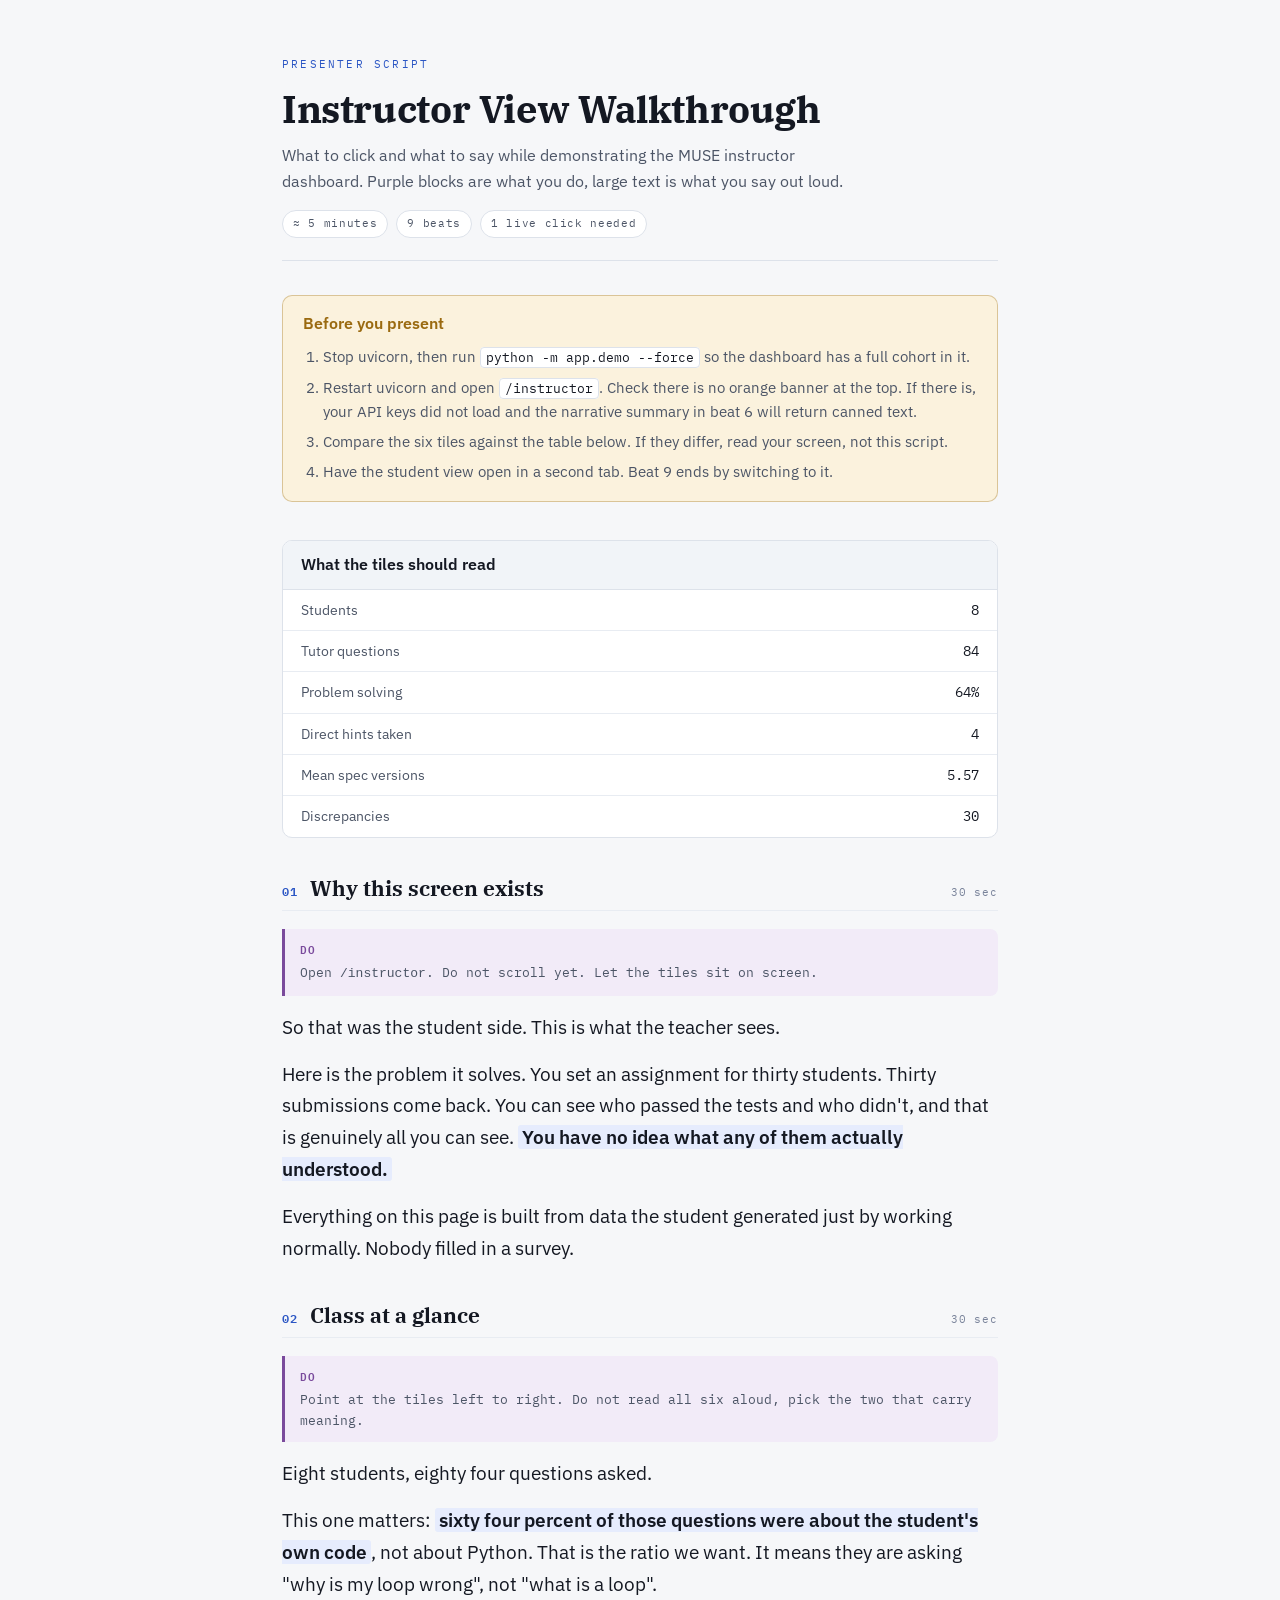
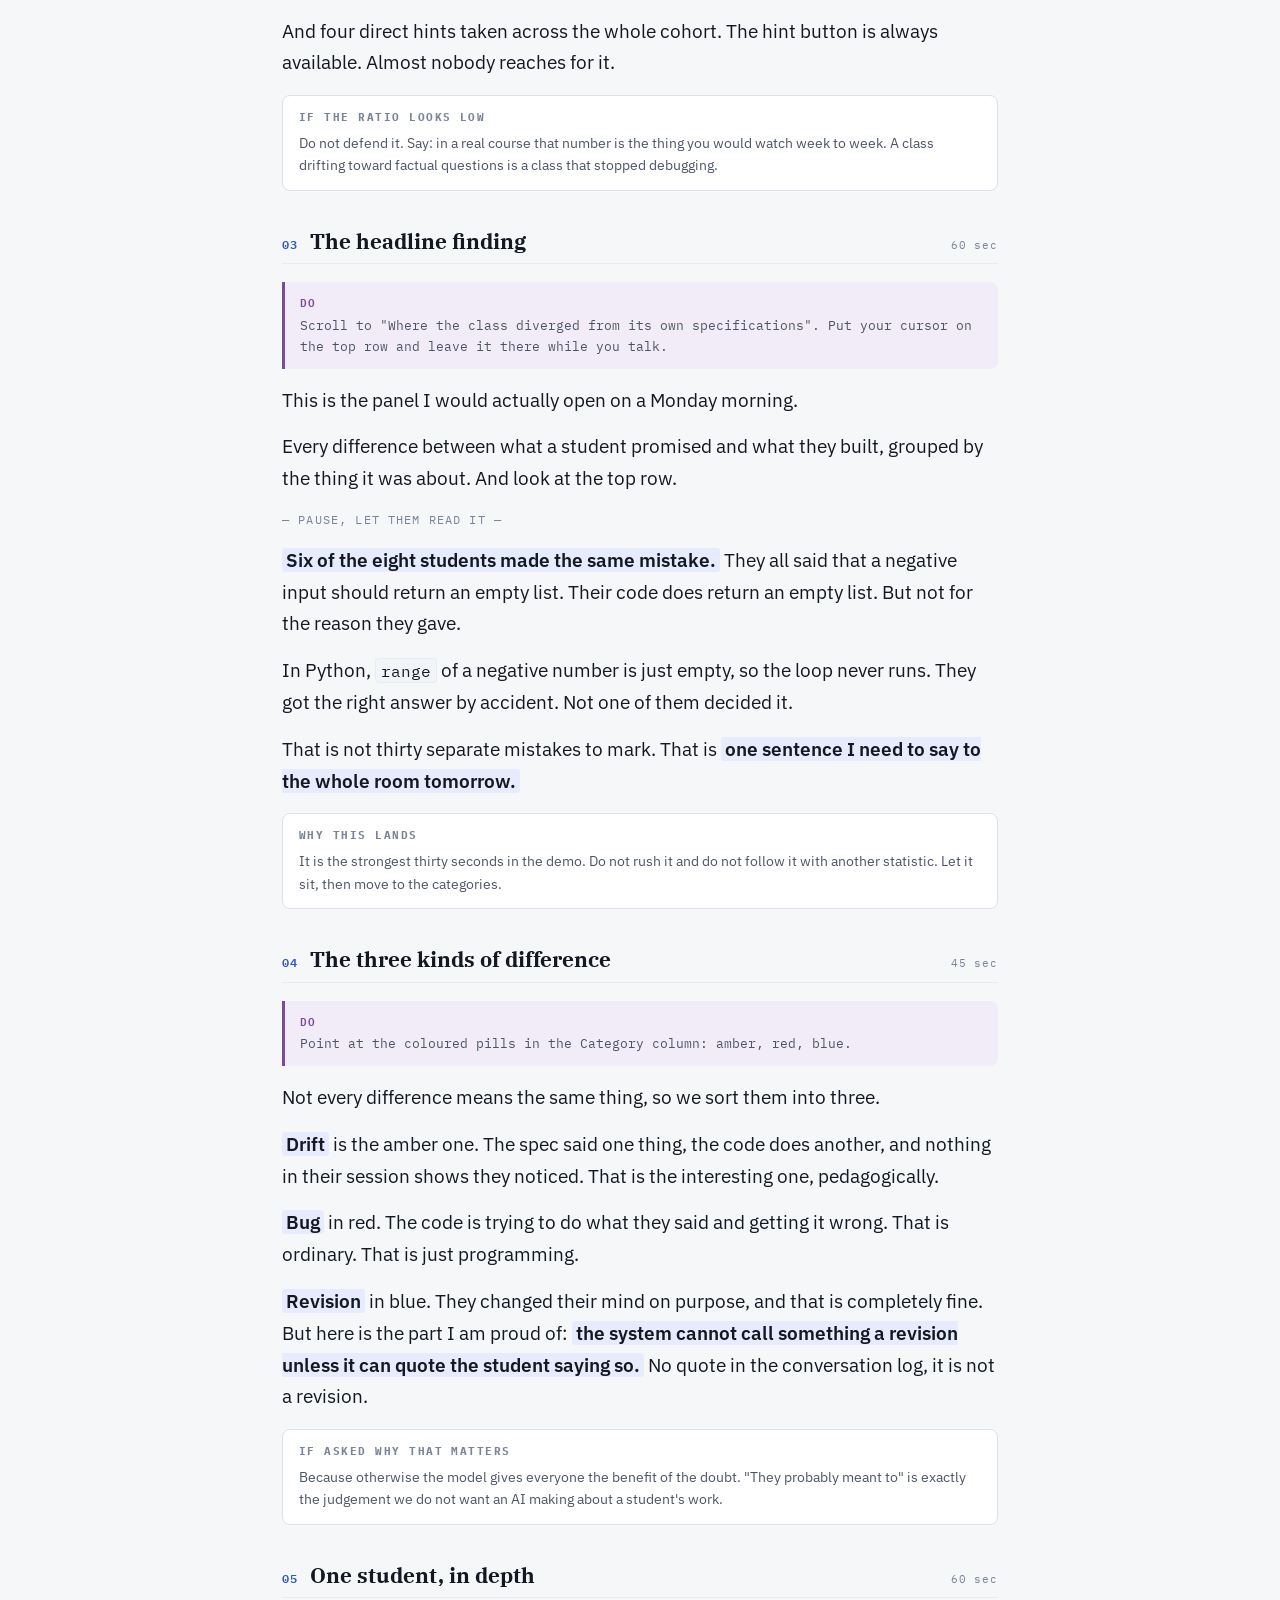
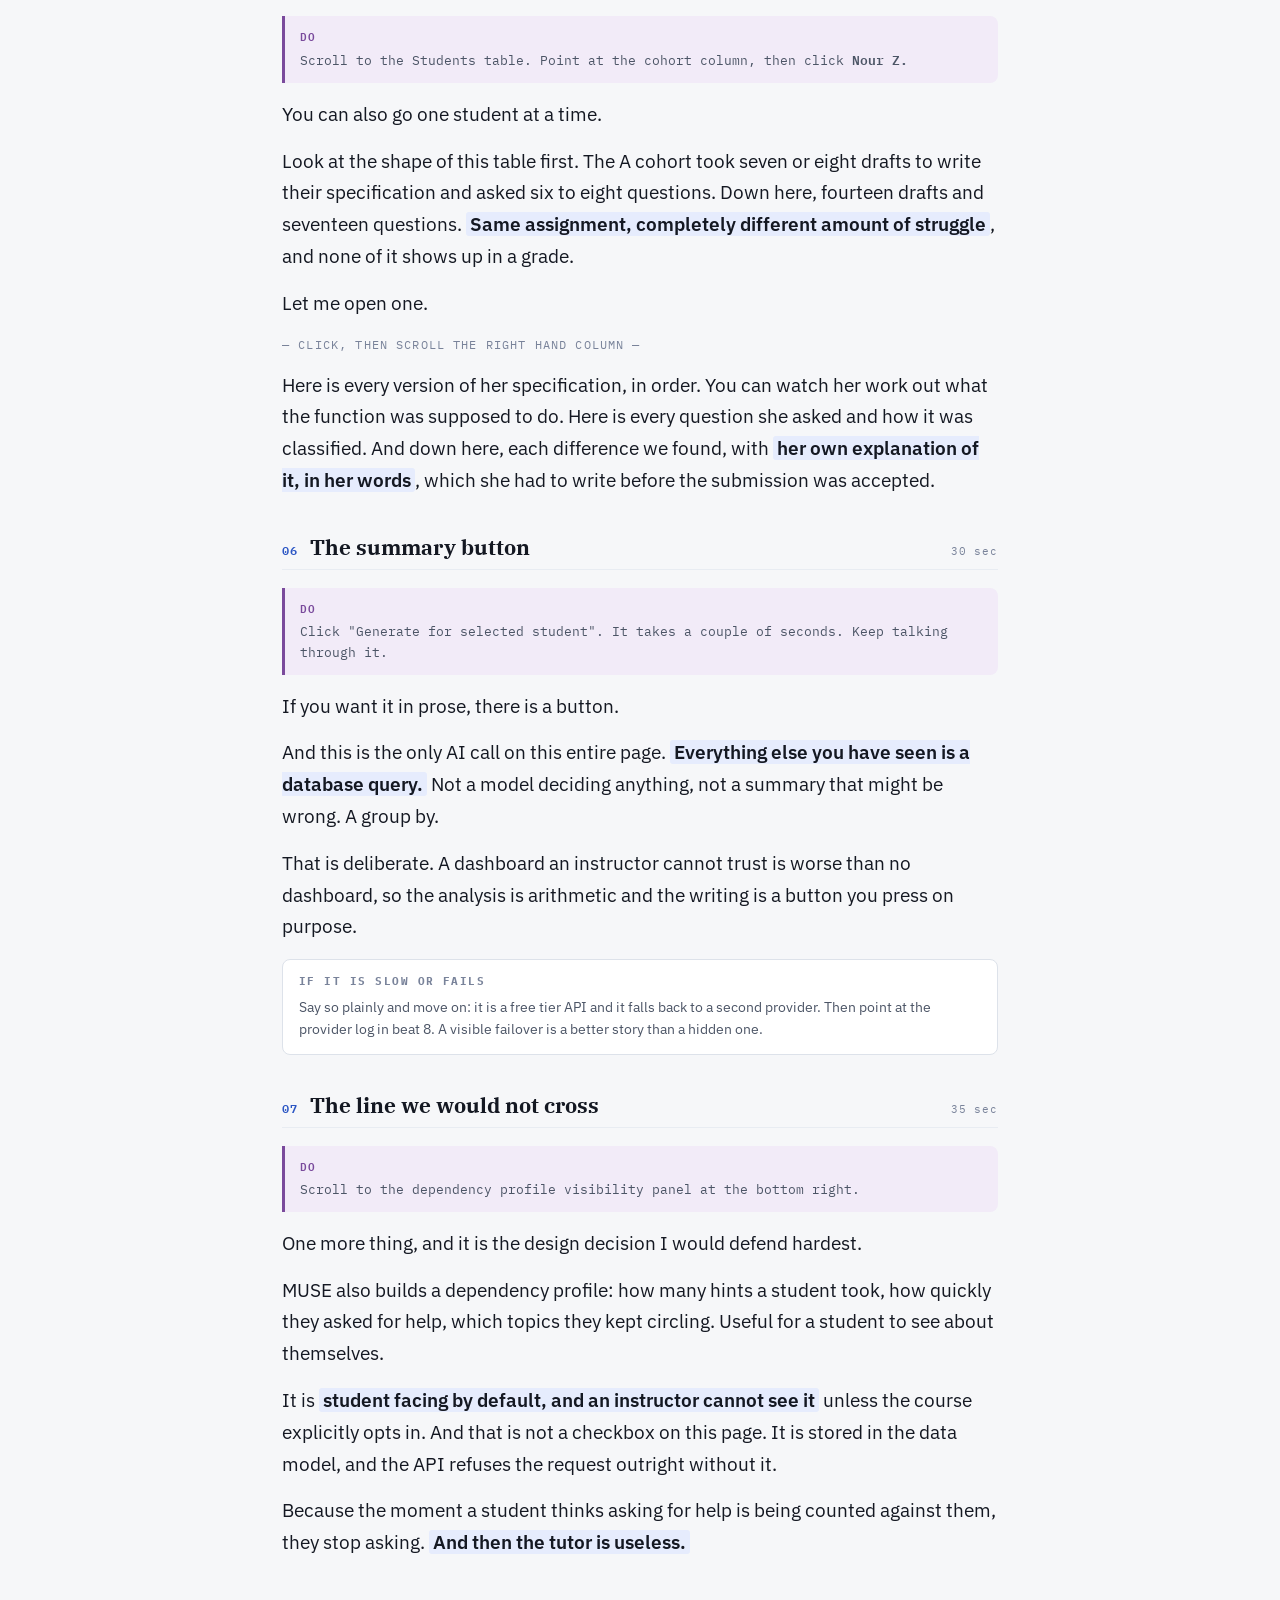
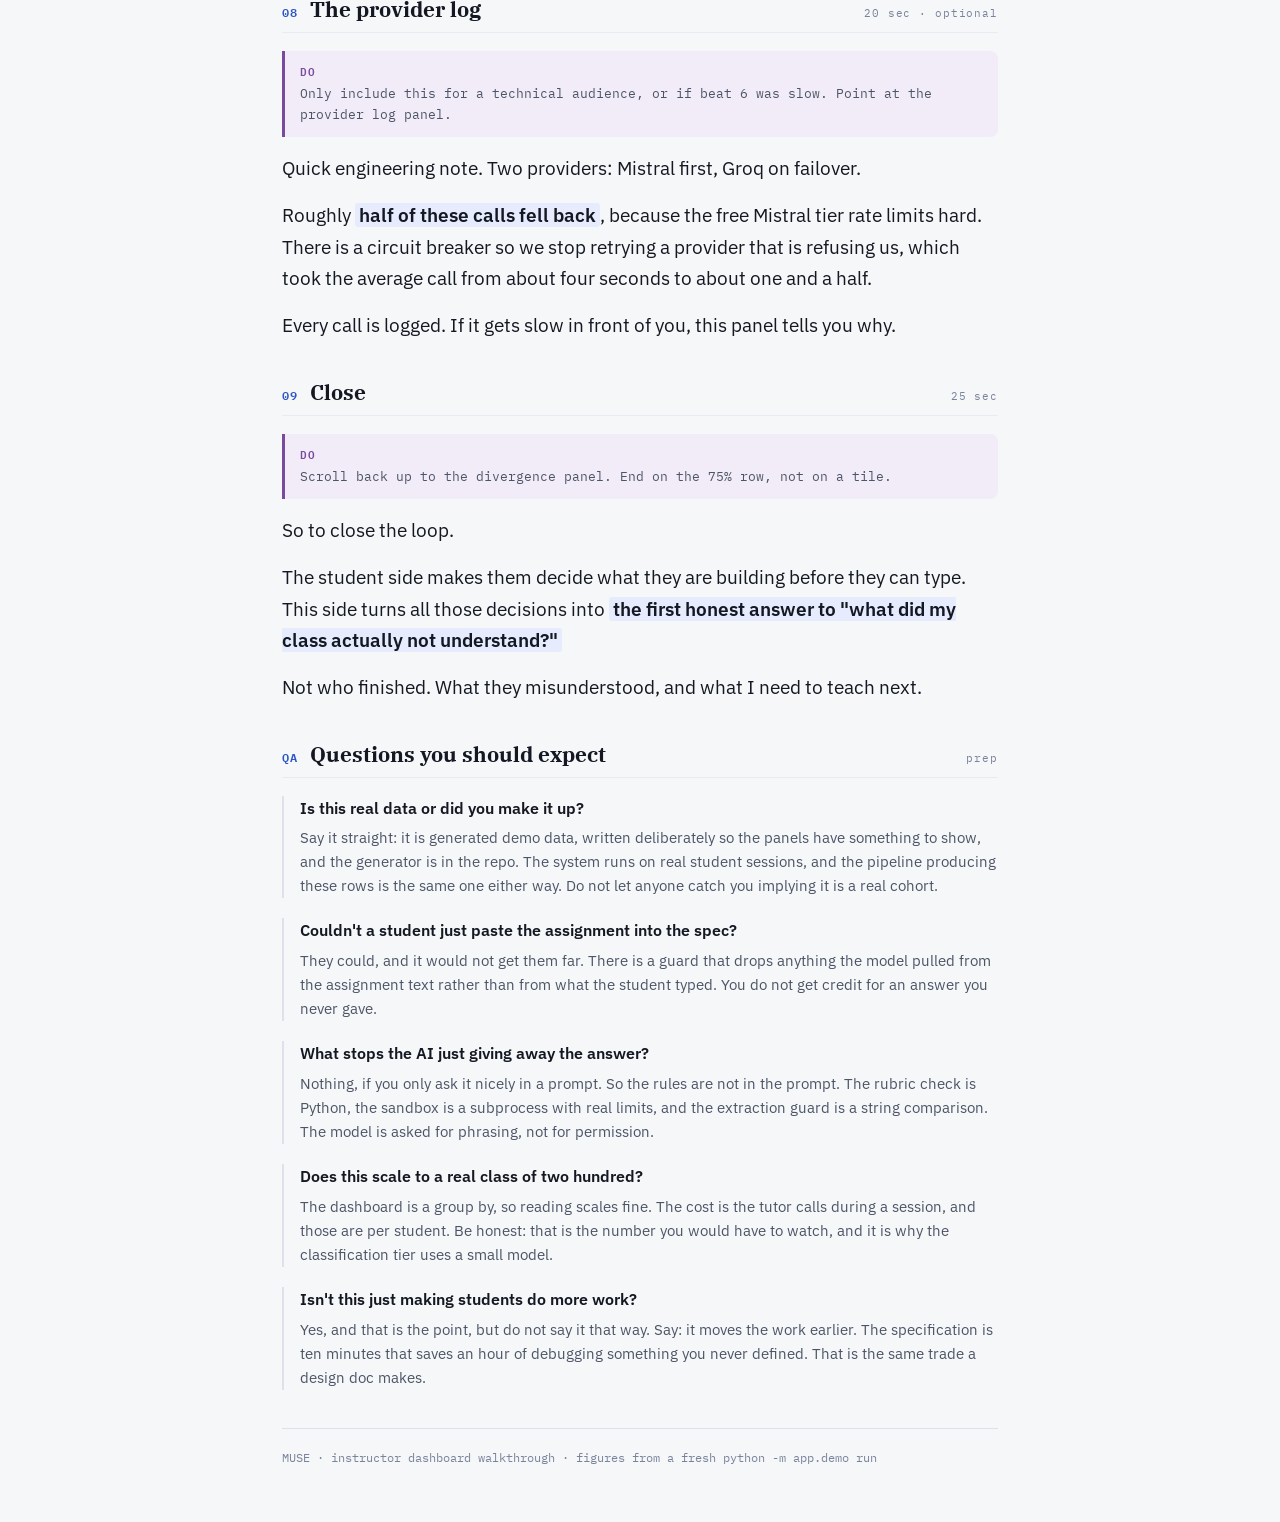
<file: docs/instructor-script.html>
<!DOCTYPE html>
<html lang="en">
<head>
<meta charset="utf-8">
<meta name="viewport" content="width=device-width, initial-scale=1">
<meta name="color-scheme" content="dark light">
<title>Instructor View Walkthrough</title>
<link rel="preconnect" href="https://fonts.googleapis.com">
<link rel="preconnect" href="https://fonts.gstatic.com" crossorigin>
<link rel="stylesheet" href="https://fonts.googleapis.com/css2?family=IBM+Plex+Mono:wght@400;500;600&family=IBM+Plex+Sans:wght@400;500;600&family=IBM+Plex+Serif:wght@500;600&display=swap">

<style>
:root{
  --bg:#f6f7f9; --panel:#ffffff; --panel-2:#f1f4f8; --line:#dde2ea; --line-soft:#e8ecf2;
  --ink:#141822; --ink-dim:#4c5566; --ink-faint:#79839a;
  --accent:#2b56c4; --accent-soft:#e6ecfd; --accent-line:#bccdf7;
  --do:#7a4a9c; --do-bg:#f2ebf8; --do-line:#d9c6ea;
  --warn:#9a6a10; --warn-bg:#fbf2dd;
  --mono:"IBM Plex Mono",ui-monospace,SFMono-Regular,Menlo,Consolas,monospace;
  --sans:"IBM Plex Sans",-apple-system,BlinkMacSystemFont,"Segoe UI",system-ui,sans-serif;
  --serif:"IBM Plex Serif",Georgia,"Times New Roman",serif;
}
@media (prefers-color-scheme:dark){
  :root:not([data-theme="light"]){
    --bg:#0f1115; --panel:#161a21; --panel-2:#1b212a; --line:#2a323e; --line-soft:#1f2530;
    --ink:#e6e9ef; --ink-dim:#9aa3b3; --ink-faint:#6b7484;
    --accent:#7aa2f7; --accent-soft:#182031; --accent-line:#3d5a9e;
    --do:#c3a1e0; --do-bg:#241d2e; --do-line:#453759;
    --warn:#e0af68; --warn-bg:#2a2113;
  }
}
:root[data-theme="dark"]{
  --bg:#0f1115; --panel:#161a21; --panel-2:#1b212a; --line:#2a323e; --line-soft:#1f2530;
  --ink:#e6e9ef; --ink-dim:#9aa3b3; --ink-faint:#6b7484;
  --accent:#7aa2f7; --accent-soft:#182031; --accent-line:#3d5a9e;
  --do:#c3a1e0; --do-bg:#241d2e; --do-line:#453759;
  --warn:#e0af68; --warn-bg:#2a2113;
}

*{box-sizing:border-box}
body{margin:0; background:var(--bg); color:var(--ink);
     font-family:var(--sans); line-height:1.6; -webkit-font-smoothing:antialiased}
h1,h2{font-family:var(--serif); margin:0; text-wrap:balance; line-height:1.2}
p{margin:0}
.wrap{max-width:780px; margin-inline:auto; padding-inline:clamp(16px,4vw,32px); padding-block:clamp(28px,5vw,56px)}

/* masthead */
.top{border-bottom:1px solid var(--line); padding-bottom:22px; margin-bottom:34px}
.kicker{font-family:var(--mono); font-size:11px; letter-spacing:.2em; text-transform:uppercase;
        color:var(--accent); margin-bottom:12px}
h1{font-size:clamp(27px,4.4vw,38px); letter-spacing:-.01em}
.sub{margin-top:12px; color:var(--ink-dim); font-size:16px; max-width:58ch}
.runtime{margin-top:16px; display:flex; flex-wrap:wrap; gap:8px}
.chip{font-family:var(--mono); font-size:11px; letter-spacing:.06em; padding:4px 10px;
      border-radius:999px; border:1px solid var(--line); color:var(--ink-dim); background:var(--panel)}

/* preflight */
.preflight{background:var(--warn-bg); border:1px solid color-mix(in srgb,var(--warn) 34%,transparent);
           border-radius:10px; padding:18px 20px; margin-bottom:38px}
.preflight h2{font-size:16px; font-family:var(--sans); font-weight:600; color:var(--warn)}
.preflight ol{margin:12px 0 0; padding-left:20px; display:flex; flex-direction:column; gap:7px;
              font-size:14.5px; color:var(--ink-dim)}
.preflight code{font-family:var(--mono); font-size:13px; background:var(--panel);
                border:1px solid var(--line); padding:1px 5px; border-radius:4px; color:var(--ink)}

/* beats */
.beat{margin-bottom:38px; scroll-margin-top:16px}
.beat-head{display:flex; align-items:baseline; gap:12px; flex-wrap:wrap;
           border-bottom:1px solid var(--line-soft); padding-bottom:9px; margin-bottom:18px}
.beat-n{font-family:var(--mono); font-size:12px; font-weight:600; color:var(--accent);
        letter-spacing:.1em}
.beat h2{font-size:21px; flex:1; min-width:0}
.secs{font-family:var(--mono); font-size:11px; color:var(--ink-faint); letter-spacing:.08em;
      white-space:nowrap}

.do{background:var(--do-bg); border-left:3px solid var(--do); border-radius:0 8px 8px 0;
    padding:11px 15px; margin-bottom:16px; font-family:var(--mono); font-size:13px;
    line-height:1.6; color:var(--ink-dim)}
.do b{color:var(--do); font-weight:600; letter-spacing:.1em; font-size:11px;
      text-transform:uppercase; display:block; margin-bottom:5px}

/* the lines you actually say: the most legible thing on the page */
.say{font-size:clamp(16.5px,2vw,18.5px); line-height:1.72; color:var(--ink);
     display:flex; flex-direction:column; gap:15px}
.say p::before{content:""; }
.say strong{font-weight:600; background:var(--accent-soft); padding:0 4px; border-radius:3px}
.pause{font-family:var(--mono); font-size:11.5px; color:var(--ink-faint); letter-spacing:.1em;
       text-transform:uppercase}

.note{margin-top:16px; border:1px solid var(--line); border-radius:8px; background:var(--panel);
      padding:13px 16px; font-size:14px; color:var(--ink-dim)}
.note b{font-family:var(--mono); font-size:10.5px; letter-spacing:.14em; text-transform:uppercase;
        color:var(--ink-faint); display:block; margin-bottom:6px}

/* numbers check */
.numbers{border:1px solid var(--line); border-radius:10px; overflow:hidden; margin-bottom:38px;
         background:var(--panel)}
.numbers h2{font-size:16px; font-family:var(--sans); font-weight:600; padding:14px 18px;
            border-bottom:1px solid var(--line); background:var(--panel-2)}
.numbers table{width:100%; border-collapse:collapse; font-size:14px}
.numbers td{padding:9px 18px; border-bottom:1px solid var(--line-soft)}
.numbers tr:last-child td{border-bottom:0}
.numbers td:last-child{font-family:var(--mono); text-align:right; color:var(--ink);
                       font-variant-numeric:tabular-nums; white-space:nowrap}
.numbers td:first-child{color:var(--ink-dim)}

/* q&a */
.qa{display:flex; flex-direction:column; gap:20px; margin-top:18px}
.q{border-left:2px solid var(--line); padding-left:16px}
.q .ask{font-weight:600; font-size:15.5px; margin-bottom:6px}
.q .ans{font-size:15px; color:var(--ink-dim)}

code.inl{font-family:var(--mono); font-size:.88em; background:var(--panel-2);
         border:1px solid var(--line-soft); padding:1px 5px; border-radius:4px}

footer{border-top:1px solid var(--line); margin-top:10px; padding-top:20px;
       font-family:var(--mono); font-size:11.5px; color:var(--ink-faint)}
@media (prefers-reduced-motion:reduce){*{animation:none!important; transition:none!important}}
</style>
</head>
<body>
<div class="wrap">

<div class="top">
  <p class="kicker">Presenter script</p>
  <h1>Instructor View Walkthrough</h1>
  <p class="sub">
    What to click and what to say while demonstrating the MUSE instructor
    dashboard. Purple blocks are what you do, large text is what you say out loud.
  </p>
  <div class="runtime">
    <span class="chip">≈ 5 minutes</span>
    <span class="chip">9 beats</span>
    <span class="chip">1 live click needed</span>
  </div>
</div>

<div class="preflight">
  <h2>Before you present</h2>
  <ol>
    <li>Stop uvicorn, then run <code>python -m app.demo --force</code> so the dashboard has a full cohort in it.</li>
    <li>Restart uvicorn and open <code>/instructor</code>. Check there is no orange banner at the top. If there is, your API keys did not load and the narrative summary in beat 6 will return canned text.</li>
    <li>Compare the six tiles against the table below. If they differ, read your screen, not this script.</li>
    <li>Have the student view open in a second tab. Beat 9 ends by switching to it.</li>
  </ol>
</div>

<div class="numbers">
  <h2>What the tiles should read</h2>
  <table>
    <tr><td>Students</td><td>8</td></tr>
    <tr><td>Tutor questions</td><td>84</td></tr>
    <tr><td>Problem solving</td><td>64%</td></tr>
    <tr><td>Direct hints taken</td><td>4</td></tr>
    <tr><td>Mean spec versions</td><td>5.57</td></tr>
    <tr><td>Discrepancies</td><td>30</td></tr>
  </table>
</div>

<!-- 1 -->
<div class="beat">
  <div class="beat-head"><span class="beat-n">01</span><h2>Why this screen exists</h2><span class="secs">30 sec</span></div>
  <div class="do"><b>Do</b>Open <code style="background:none;border:0;padding:0">/instructor</code>. Do not scroll yet. Let the tiles sit on screen.</div>
  <div class="say">
    <p>So that was the student side. This is what the teacher sees.</p>
    <p>Here is the problem it solves. You set an assignment for thirty students. Thirty submissions come back. You can see who passed the tests and who didn't, and that is genuinely all you can see. <strong>You have no idea what any of them actually understood.</strong></p>
    <p>Everything on this page is built from data the student generated just by working normally. Nobody filled in a survey.</p>
  </div>
</div>

<!-- 2 -->
<div class="beat">
  <div class="beat-head"><span class="beat-n">02</span><h2>Class at a glance</h2><span class="secs">30 sec</span></div>
  <div class="do"><b>Do</b>Point at the tiles left to right. Do not read all six aloud, pick the two that carry meaning.</div>
  <div class="say">
    <p>Eight students, eighty four questions asked.</p>
    <p>This one matters: <strong>sixty four percent of those questions were about the student's own code</strong>, not about Python. That is the ratio we want. It means they are asking "why is my loop wrong", not "what is a loop".</p>
    <p>And four direct hints taken across the whole cohort. The hint button is always available. Almost nobody reaches for it.</p>
  </div>
  <div class="note"><b>If the ratio looks low</b>Do not defend it. Say: in a real course that number is the thing you would watch week to week. A class drifting toward factual questions is a class that stopped debugging.</div>
</div>

<!-- 3 -->
<div class="beat">
  <div class="beat-head"><span class="beat-n">03</span><h2>The headline finding</h2><span class="secs">60 sec</span></div>
  <div class="do"><b>Do</b>Scroll to "Where the class diverged from its own specifications". Put your cursor on the top row and leave it there while you talk.</div>
  <div class="say">
    <p>This is the panel I would actually open on a Monday morning.</p>
    <p>Every difference between what a student promised and what they built, grouped by the thing it was about. And look at the top row.</p>
    <p class="pause">— pause, let them read it —</p>
    <p><strong>Six of the eight students made the same mistake.</strong> They all said that a negative input should return an empty list. Their code does return an empty list. But not for the reason they gave.</p>
    <p>In Python, <code class="inl">range</code> of a negative number is just empty, so the loop never runs. They got the right answer by accident. Not one of them decided it.</p>
    <p>That is not thirty separate mistakes to mark. That is <strong>one sentence I need to say to the whole room tomorrow.</strong></p>
  </div>
  <div class="note"><b>Why this lands</b>It is the strongest thirty seconds in the demo. Do not rush it and do not follow it with another statistic. Let it sit, then move to the categories.</div>
</div>

<!-- 4 -->
<div class="beat">
  <div class="beat-head"><span class="beat-n">04</span><h2>The three kinds of difference</h2><span class="secs">45 sec</span></div>
  <div class="do"><b>Do</b>Point at the coloured pills in the Category column: amber, red, blue.</div>
  <div class="say">
    <p>Not every difference means the same thing, so we sort them into three.</p>
    <p><strong>Drift</strong> is the amber one. The spec said one thing, the code does another, and nothing in their session shows they noticed. That is the interesting one, pedagogically.</p>
    <p><strong>Bug</strong> in red. The code is trying to do what they said and getting it wrong. That is ordinary. That is just programming.</p>
    <p><strong>Revision</strong> in blue. They changed their mind on purpose, and that is completely fine. But here is the part I am proud of: <strong>the system cannot call something a revision unless it can quote the student saying so.</strong> No quote in the conversation log, it is not a revision.</p>
  </div>
  <div class="note"><b>If asked why that matters</b>Because otherwise the model gives everyone the benefit of the doubt. "They probably meant to" is exactly the judgement we do not want an AI making about a student's work.</div>
</div>

<!-- 5 -->
<div class="beat">
  <div class="beat-head"><span class="beat-n">05</span><h2>One student, in depth</h2><span class="secs">60 sec</span></div>
  <div class="do"><b>Do</b>Scroll to the Students table. Point at the cohort column, then click <b style="display:inline;font-size:inherit;letter-spacing:0;text-transform:none;color:inherit">Nour Z.</b></div>
  <div class="say">
    <p>You can also go one student at a time.</p>
    <p>Look at the shape of this table first. The A cohort took seven or eight drafts to write their specification and asked six to eight questions. Down here, fourteen drafts and seventeen questions. <strong>Same assignment, completely different amount of struggle</strong>, and none of it shows up in a grade.</p>
    <p>Let me open one.</p>
    <p class="pause">— click, then scroll the right hand column —</p>
    <p>Here is every version of her specification, in order. You can watch her work out what the function was supposed to do. Here is every question she asked and how it was classified. And down here, each difference we found, with <strong>her own explanation of it, in her words</strong>, which she had to write before the submission was accepted.</p>
  </div>
</div>

<!-- 6 -->
<div class="beat">
  <div class="beat-head"><span class="beat-n">06</span><h2>The summary button</h2><span class="secs">30 sec</span></div>
  <div class="do"><b>Do</b>Click "Generate for selected student". It takes a couple of seconds. Keep talking through it.</div>
  <div class="say">
    <p>If you want it in prose, there is a button.</p>
    <p>And this is the only AI call on this entire page. <strong>Everything else you have seen is a database query.</strong> Not a model deciding anything, not a summary that might be wrong. A group by.</p>
    <p>That is deliberate. A dashboard an instructor cannot trust is worse than no dashboard, so the analysis is arithmetic and the writing is a button you press on purpose.</p>
  </div>
  <div class="note"><b>If it is slow or fails</b>Say so plainly and move on: it is a free tier API and it falls back to a second provider. Then point at the provider log in beat 8. A visible failover is a better story than a hidden one.</div>
</div>

<!-- 7 -->
<div class="beat">
  <div class="beat-head"><span class="beat-n">07</span><h2>The line we would not cross</h2><span class="secs">35 sec</span></div>
  <div class="do"><b>Do</b>Scroll to the dependency profile visibility panel at the bottom right.</div>
  <div class="say">
    <p>One more thing, and it is the design decision I would defend hardest.</p>
    <p>MUSE also builds a dependency profile: how many hints a student took, how quickly they asked for help, which topics they kept circling. Useful for a student to see about themselves.</p>
    <p>It is <strong>student facing by default, and an instructor cannot see it</strong> unless the course explicitly opts in. And that is not a checkbox on this page. It is stored in the data model, and the API refuses the request outright without it.</p>
    <p>Because the moment a student thinks asking for help is being counted against them, they stop asking. <strong>And then the tutor is useless.</strong></p>
  </div>
</div>

<!-- 8 -->
<div class="beat">
  <div class="beat-head"><span class="beat-n">08</span><h2>The provider log</h2><span class="secs">20 sec · optional</span></div>
  <div class="do"><b>Do</b>Only include this for a technical audience, or if beat 6 was slow. Point at the provider log panel.</div>
  <div class="say">
    <p>Quick engineering note. Two providers: Mistral first, Groq on failover.</p>
    <p>Roughly <strong>half of these calls fell back</strong>, because the free Mistral tier rate limits hard. There is a circuit breaker so we stop retrying a provider that is refusing us, which took the average call from about four seconds to about one and a half.</p>
    <p>Every call is logged. If it gets slow in front of you, this panel tells you why.</p>
  </div>
</div>

<!-- 9 -->
<div class="beat">
  <div class="beat-head"><span class="beat-n">09</span><h2>Close</h2><span class="secs">25 sec</span></div>
  <div class="do"><b>Do</b>Scroll back up to the divergence panel. End on the 75% row, not on a tile.</div>
  <div class="say">
    <p>So to close the loop.</p>
    <p>The student side makes them decide what they are building before they can type. This side turns all those decisions into <strong>the first honest answer to "what did my class actually not understand?"</strong></p>
    <p>Not who finished. What they misunderstood, and what I need to teach next.</p>
  </div>
</div>

<!-- q&a -->
<div class="beat">
  <div class="beat-head"><span class="beat-n">QA</span><h2>Questions you should expect</h2><span class="secs">prep</span></div>
  <div class="qa">
    <div class="q">
      <p class="ask">Is this real data or did you make it up?</p>
      <p class="ans">Say it straight: it is generated demo data, written deliberately so the panels have something to show, and the generator is in the repo. The system runs on real student sessions, and the pipeline producing these rows is the same one either way. Do not let anyone catch you implying it is a real cohort.</p>
    </div>
    <div class="q">
      <p class="ask">Couldn't a student just paste the assignment into the spec?</p>
      <p class="ans">They could, and it would not get them far. There is a guard that drops anything the model pulled from the assignment text rather than from what the student typed. You do not get credit for an answer you never gave.</p>
    </div>
    <div class="q">
      <p class="ask">What stops the AI just giving away the answer?</p>
      <p class="ans">Nothing, if you only ask it nicely in a prompt. So the rules are not in the prompt. The rubric check is Python, the sandbox is a subprocess with real limits, and the extraction guard is a string comparison. The model is asked for phrasing, not for permission.</p>
    </div>
    <div class="q">
      <p class="ask">Does this scale to a real class of two hundred?</p>
      <p class="ans">The dashboard is a group by, so reading scales fine. The cost is the tutor calls during a session, and those are per student. Be honest: that is the number you would have to watch, and it is why the classification tier uses a small model.</p>
    </div>
    <div class="q">
      <p class="ask">Isn't this just making students do more work?</p>
      <p class="ans">Yes, and that is the point, but do not say it that way. Say: it moves the work earlier. The specification is ten minutes that saves an hour of debugging something you never defined. That is the same trade a design doc makes.</p>
    </div>
  </div>
</div>

<footer>
  MUSE · instructor dashboard walkthrough · figures from a fresh <code style="font-family:inherit">python -m app.demo</code> run
</footer>

</div>
</body>
</html>
</file>
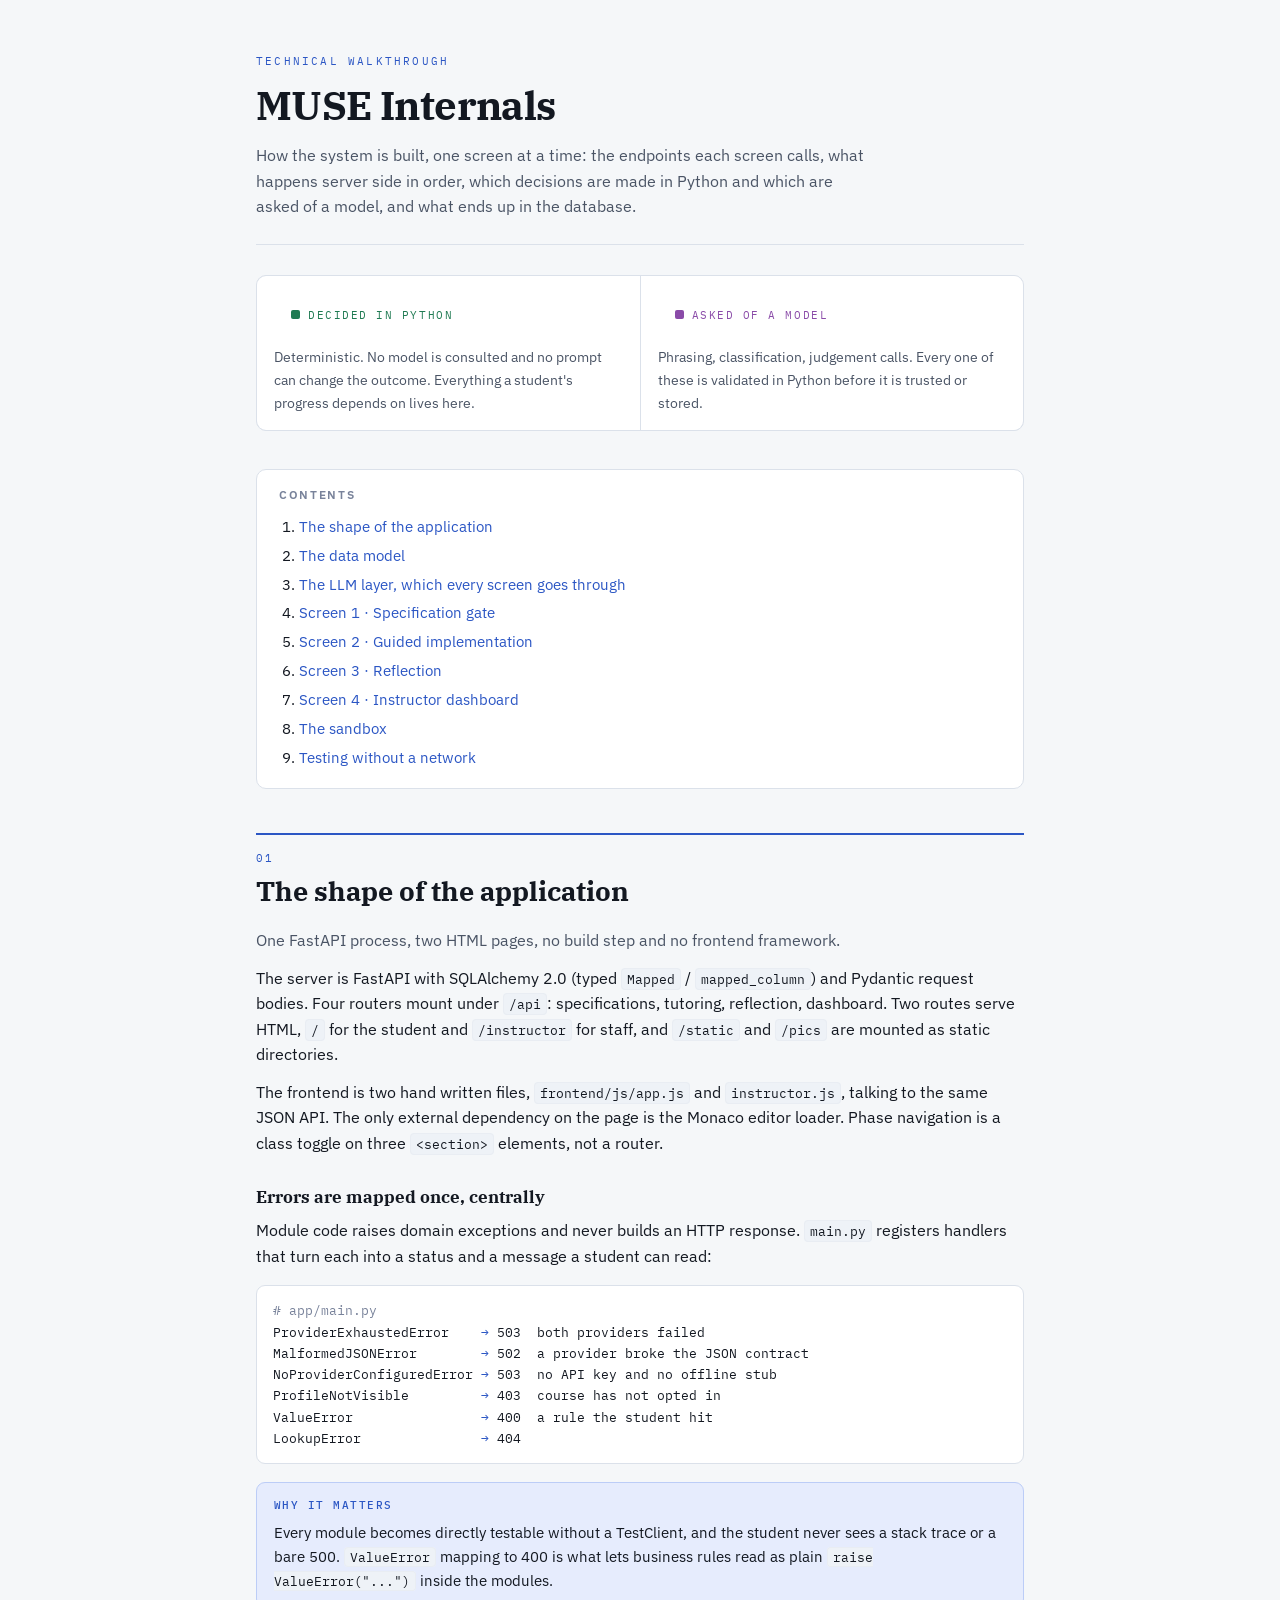
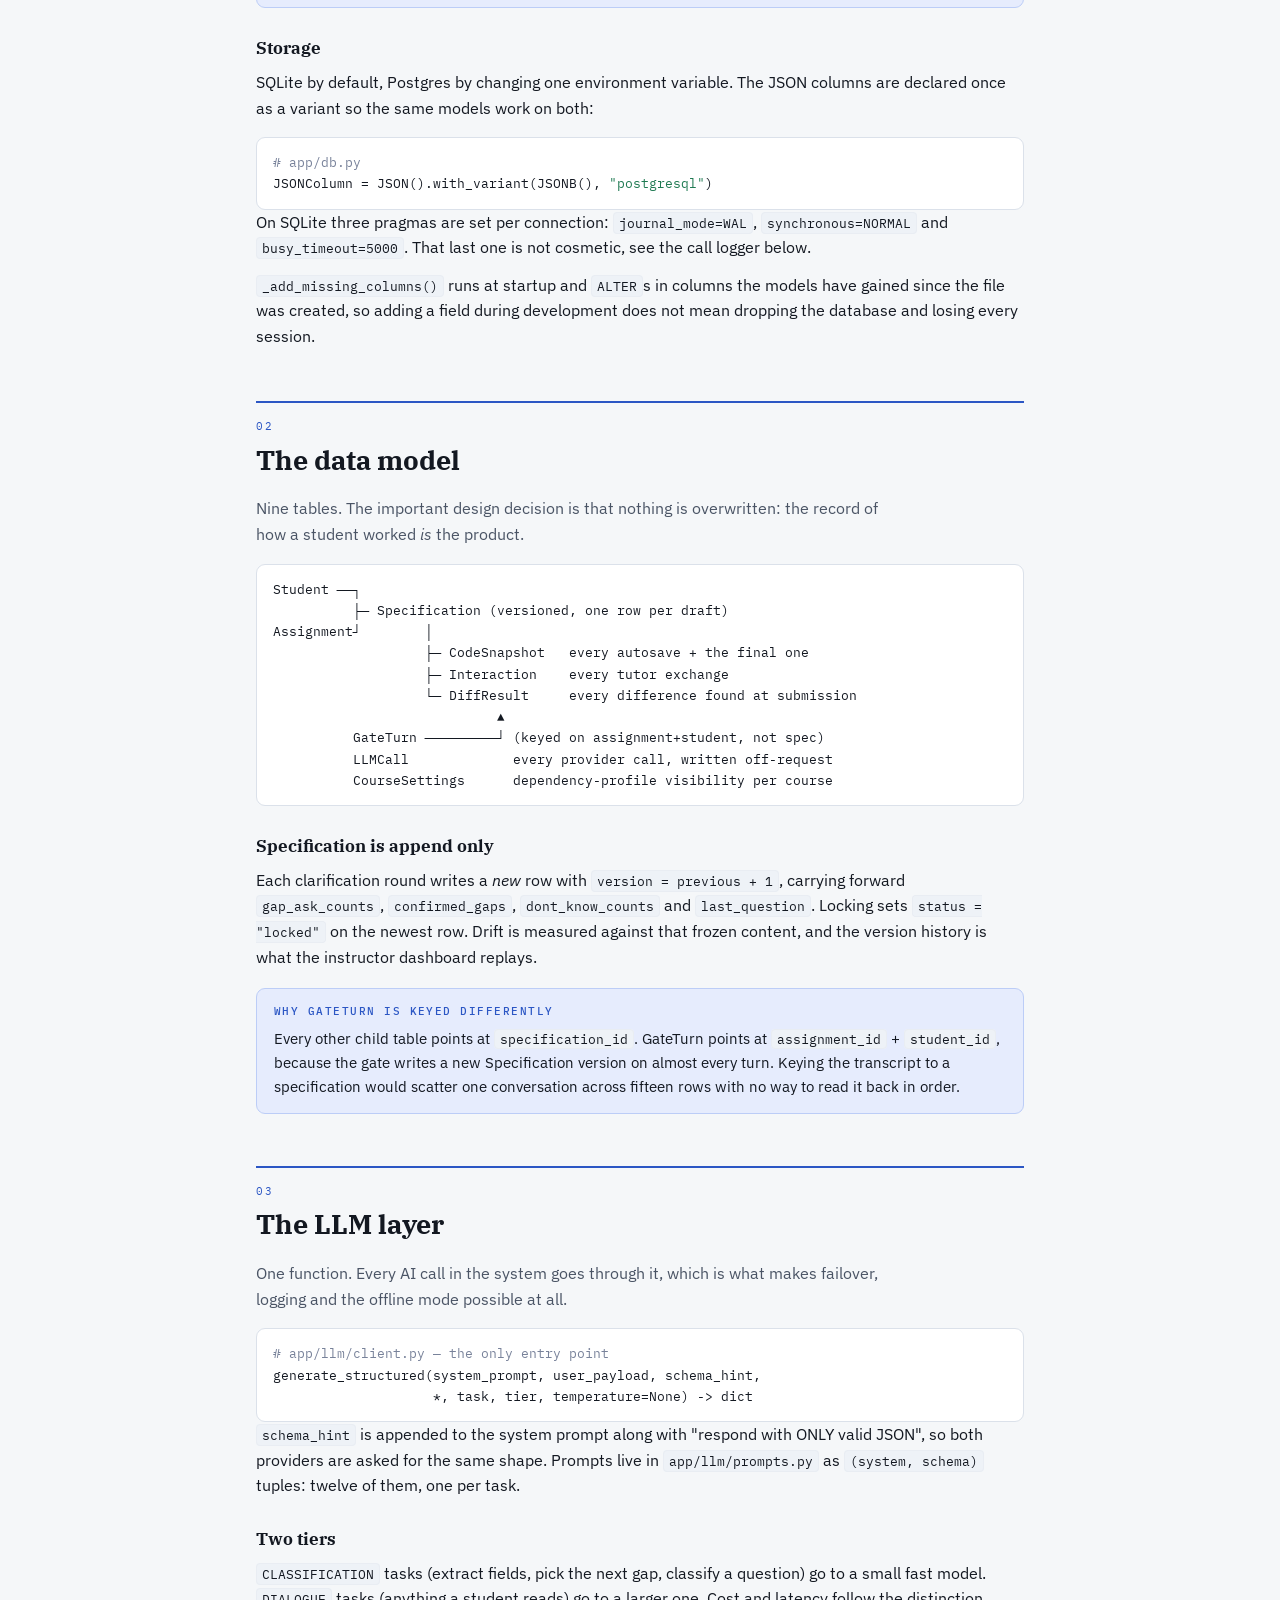
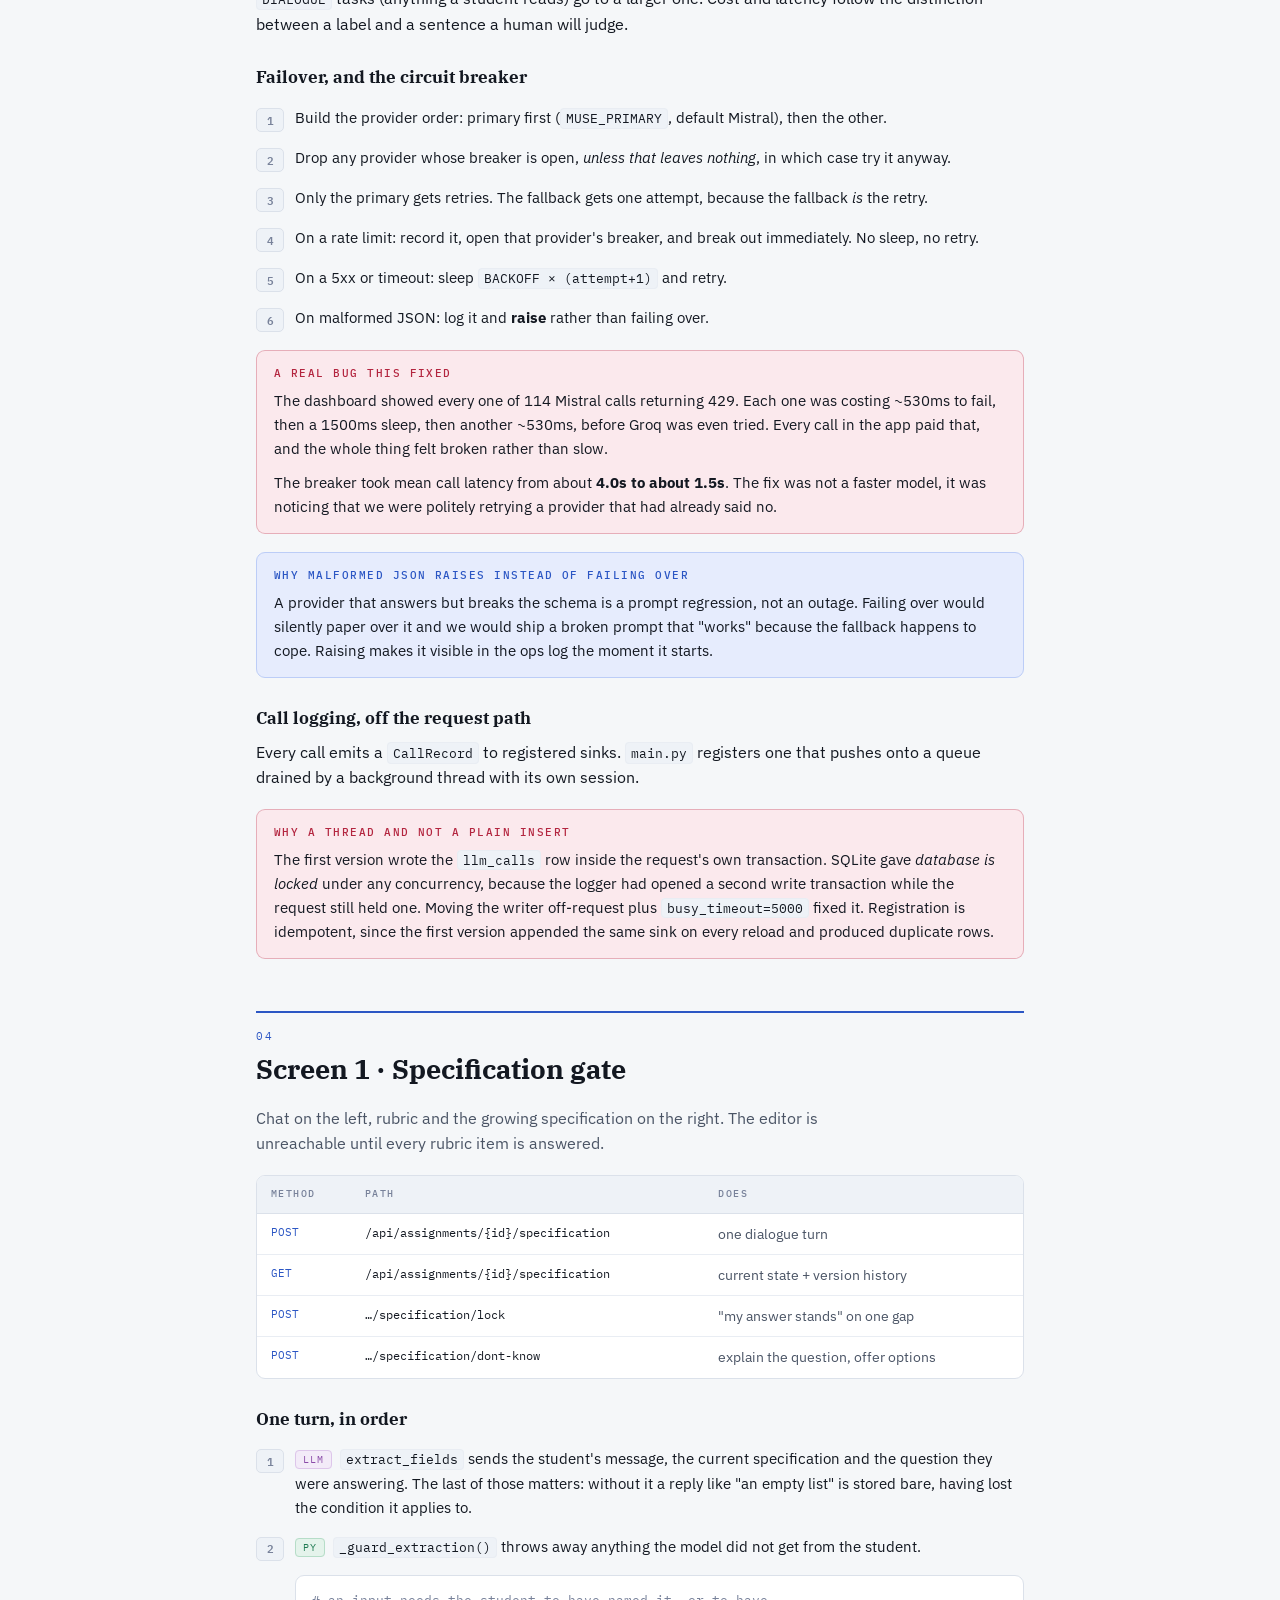
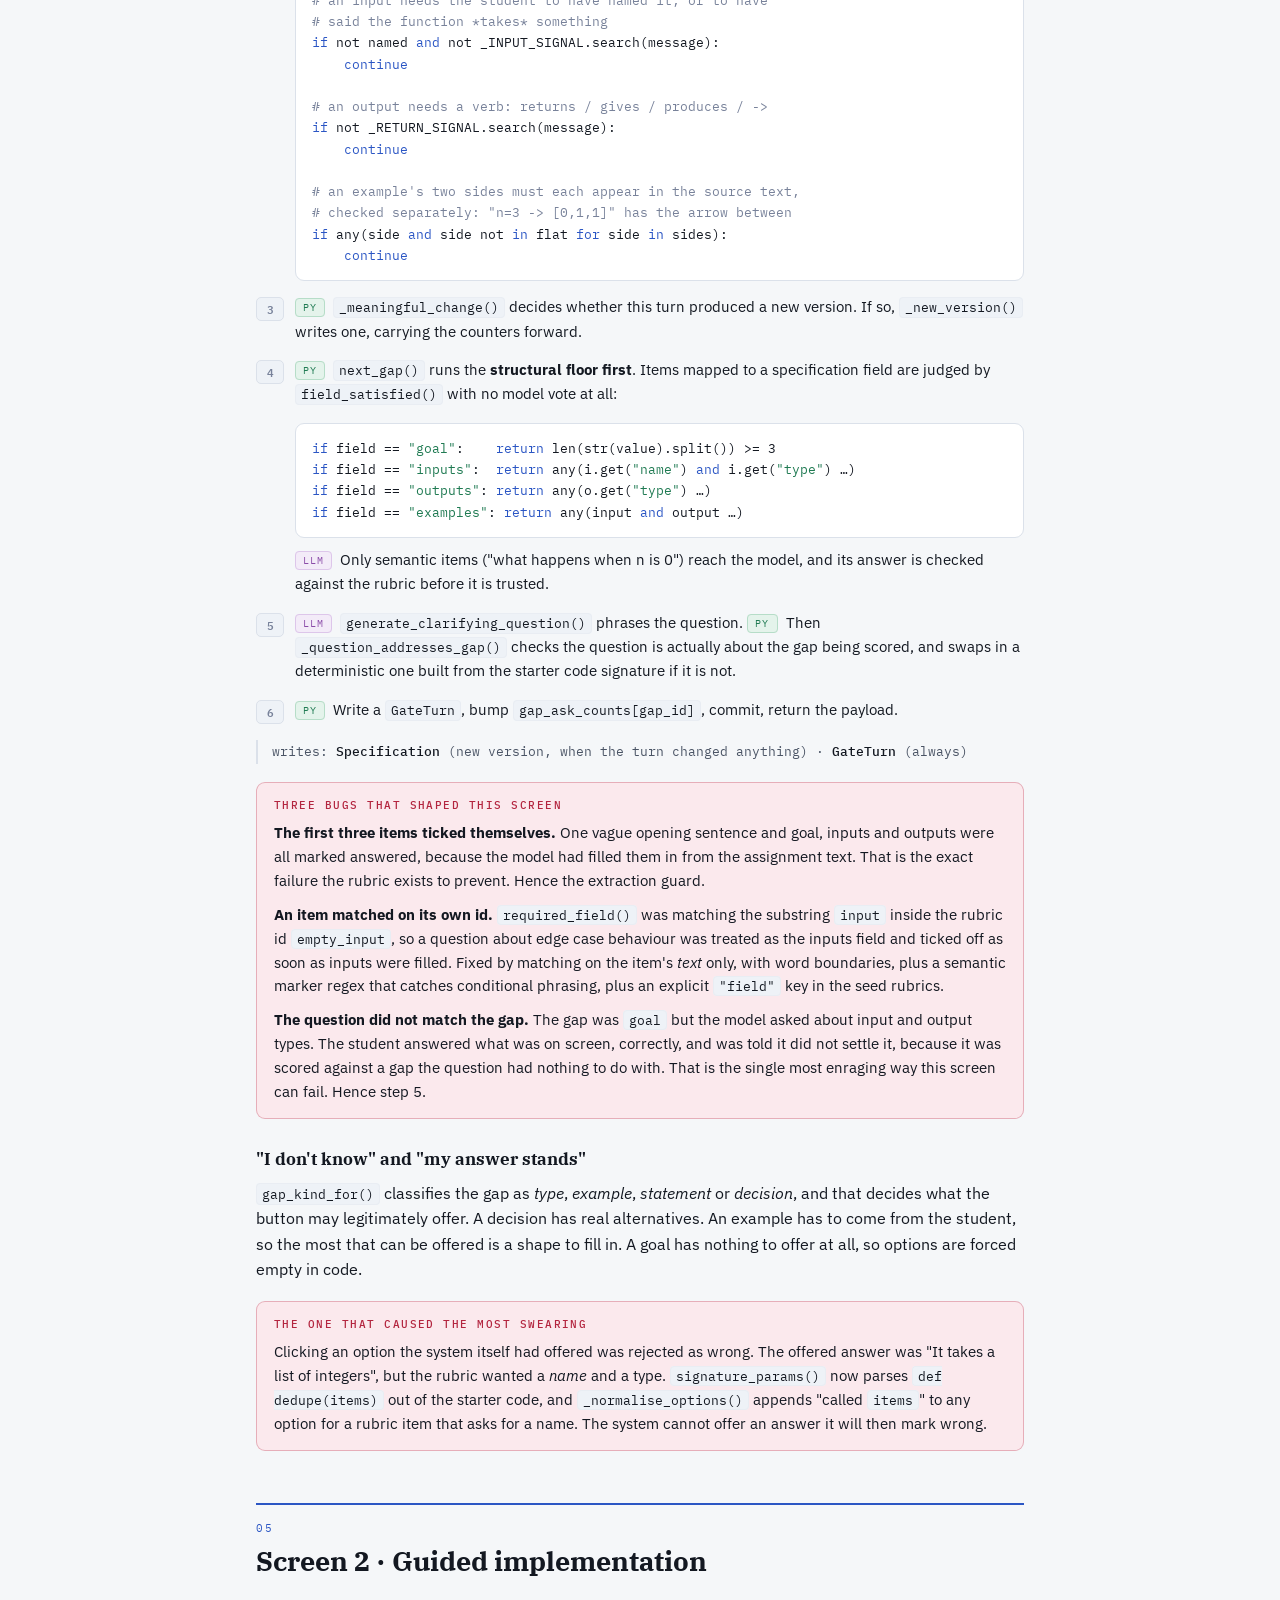
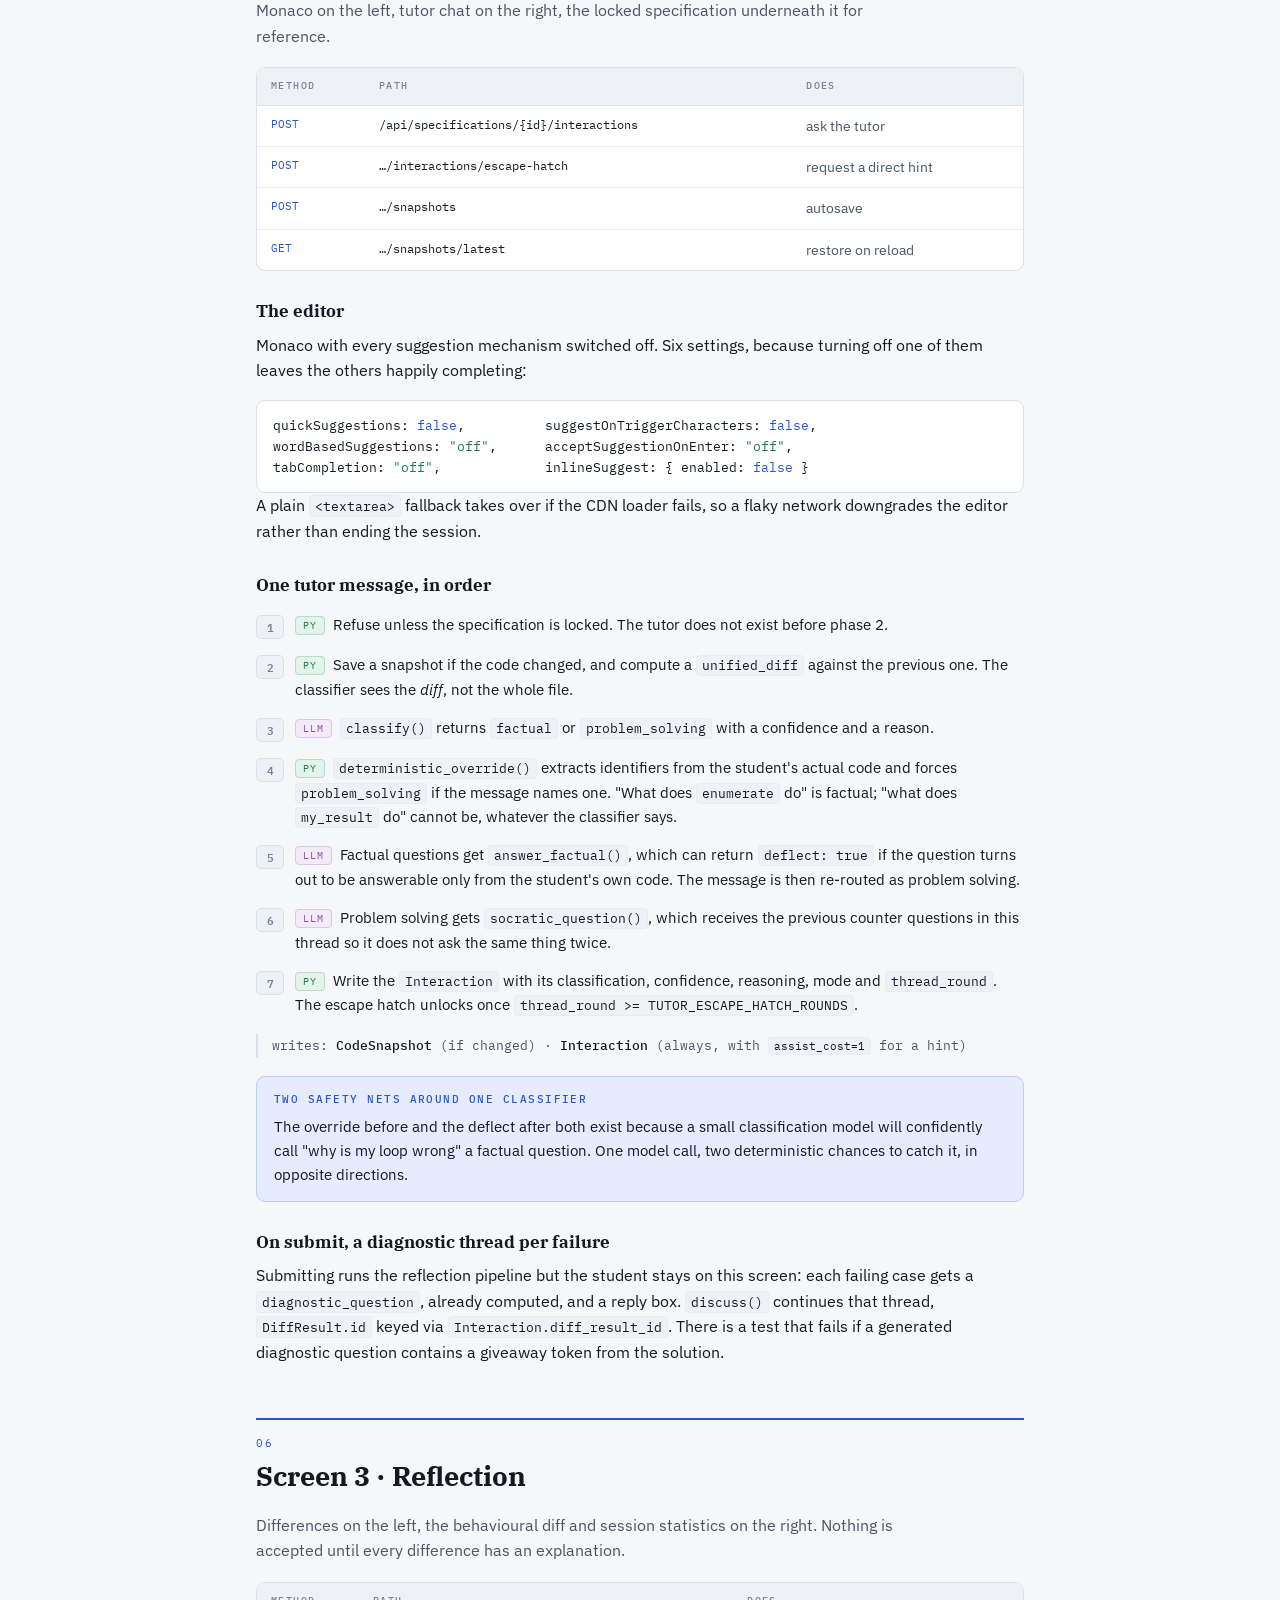
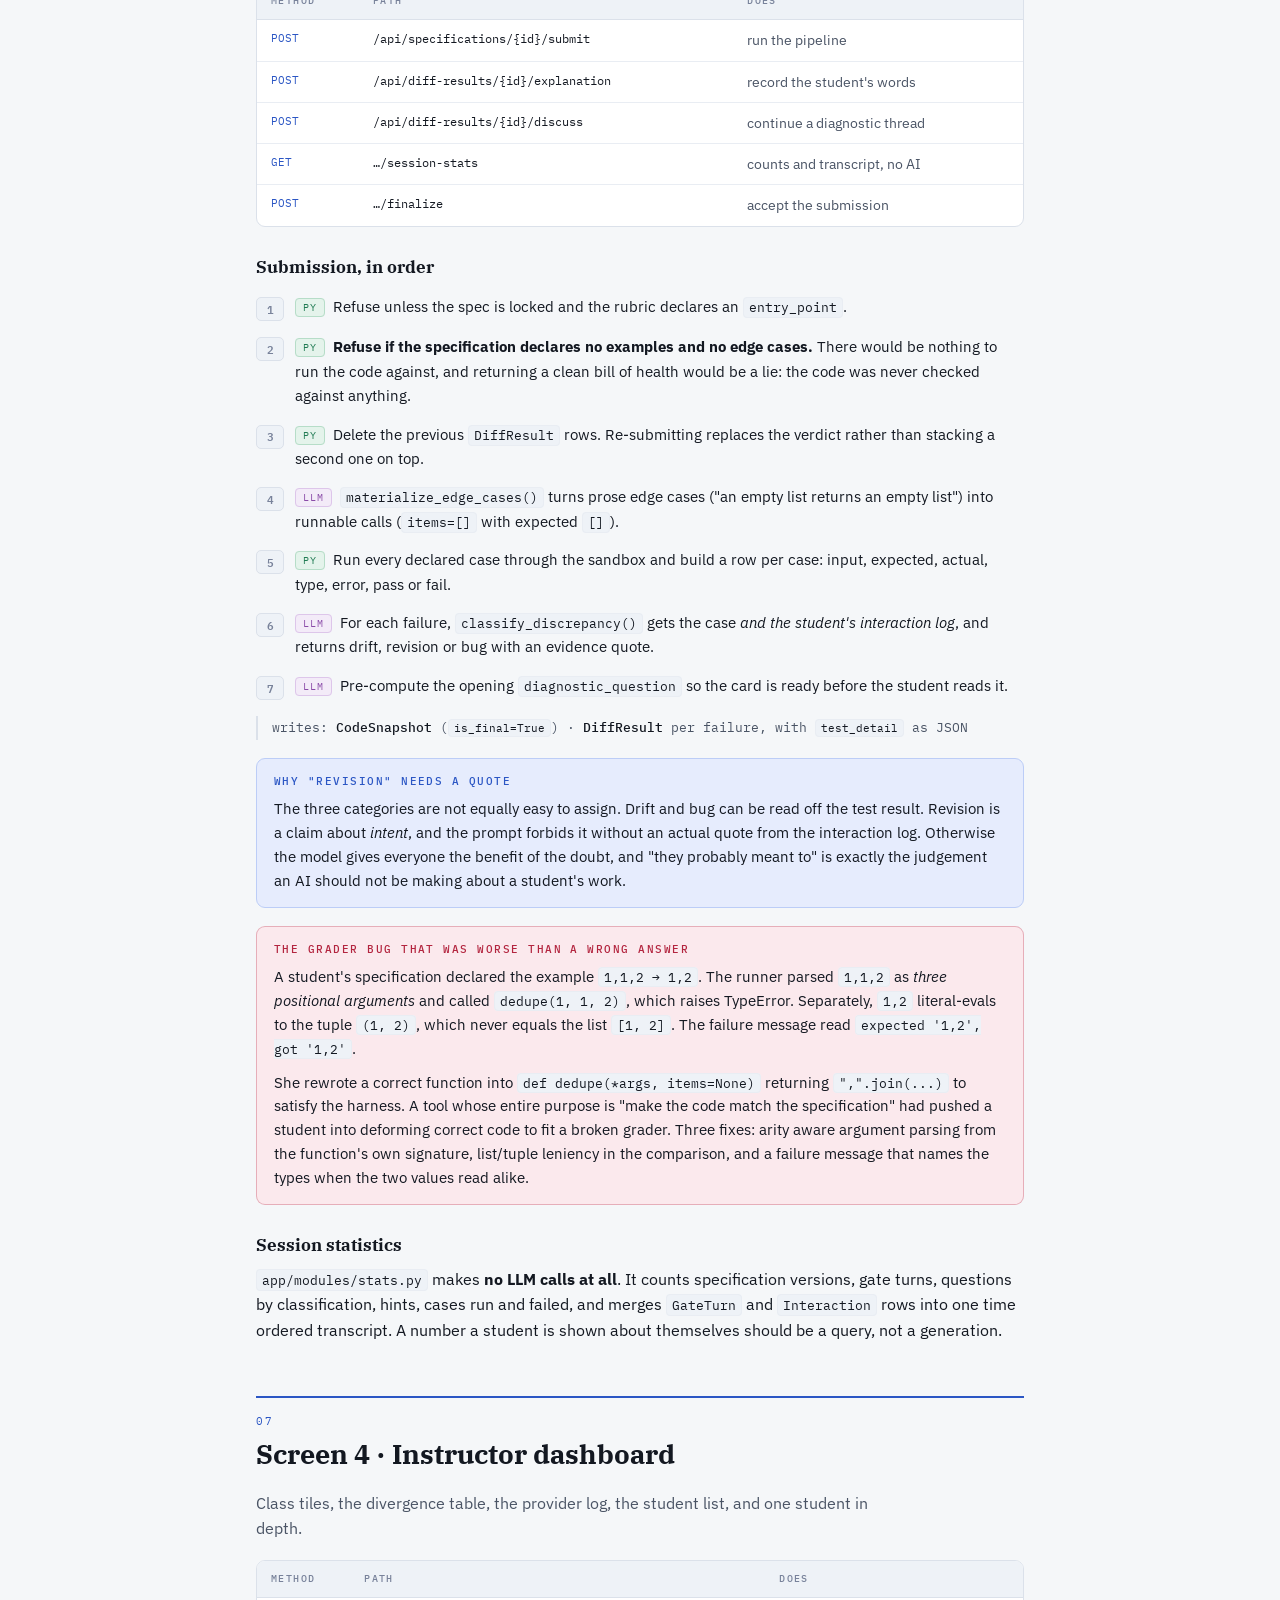
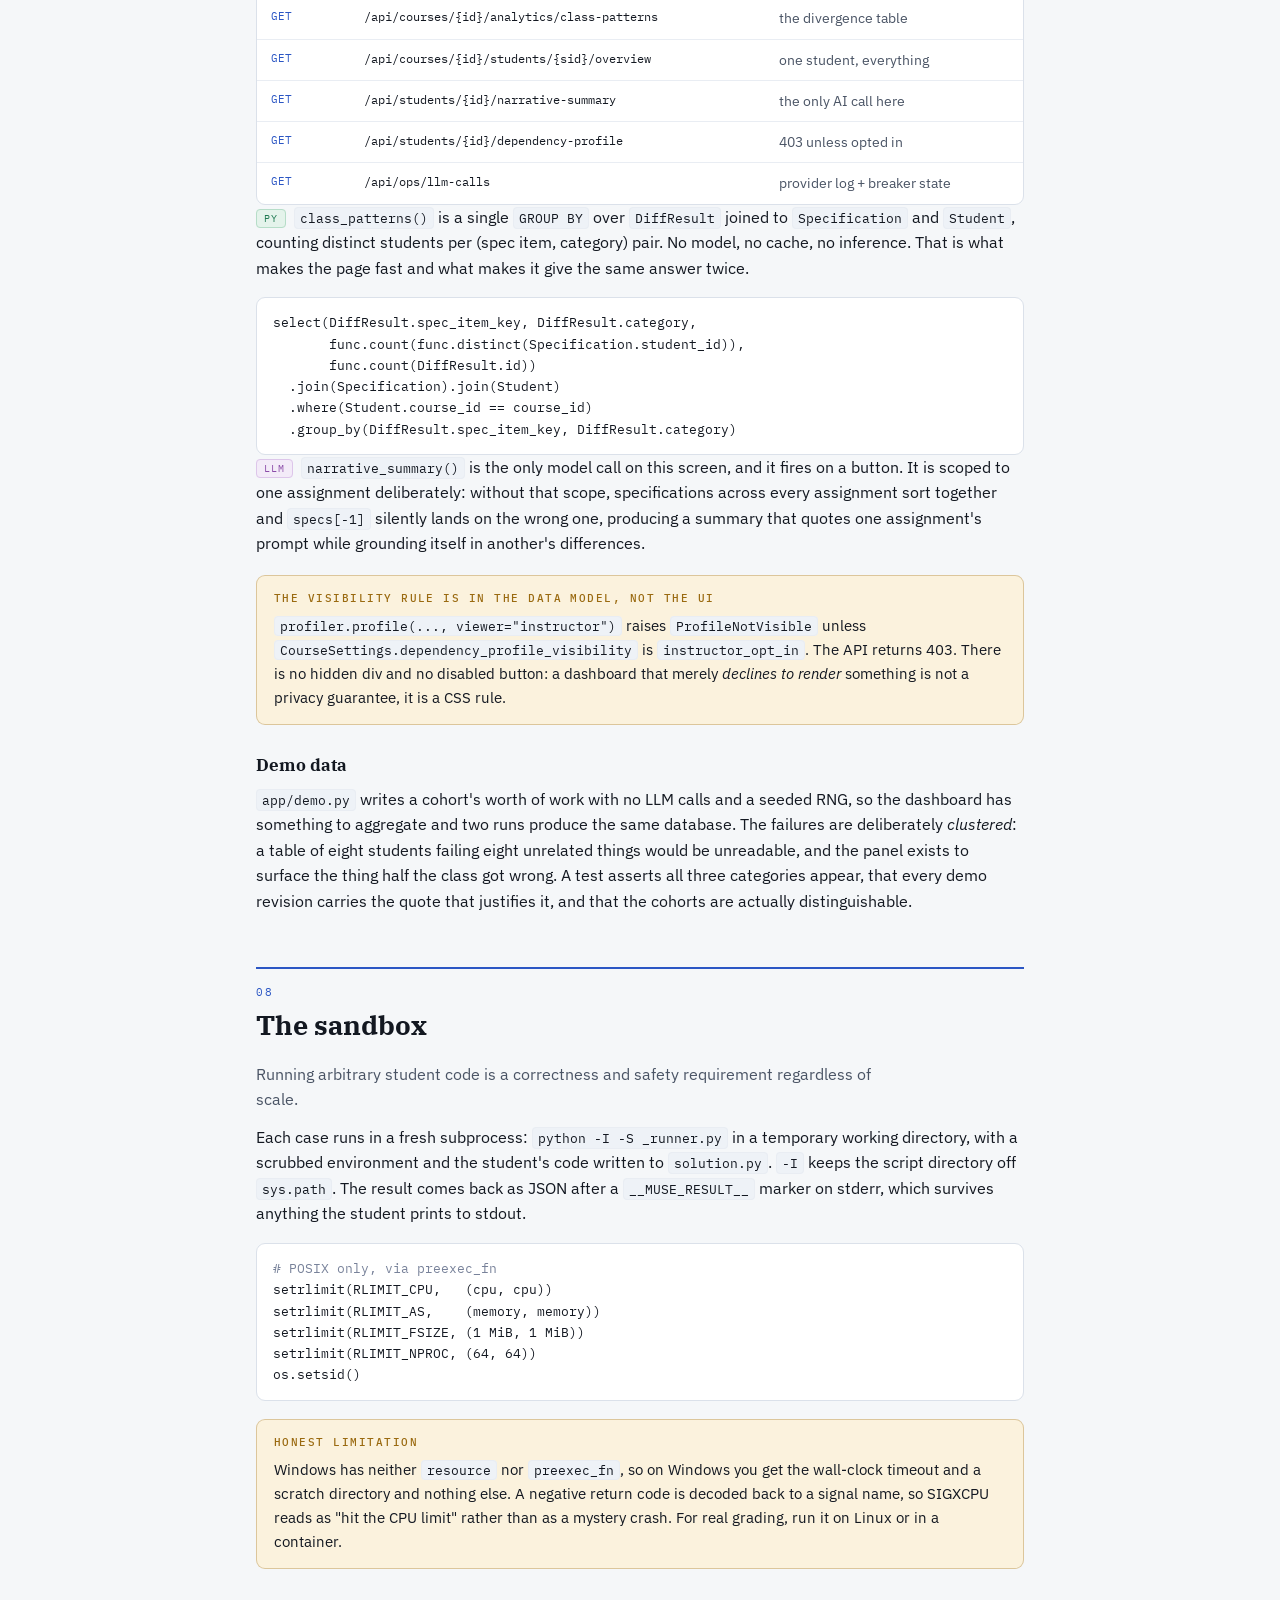
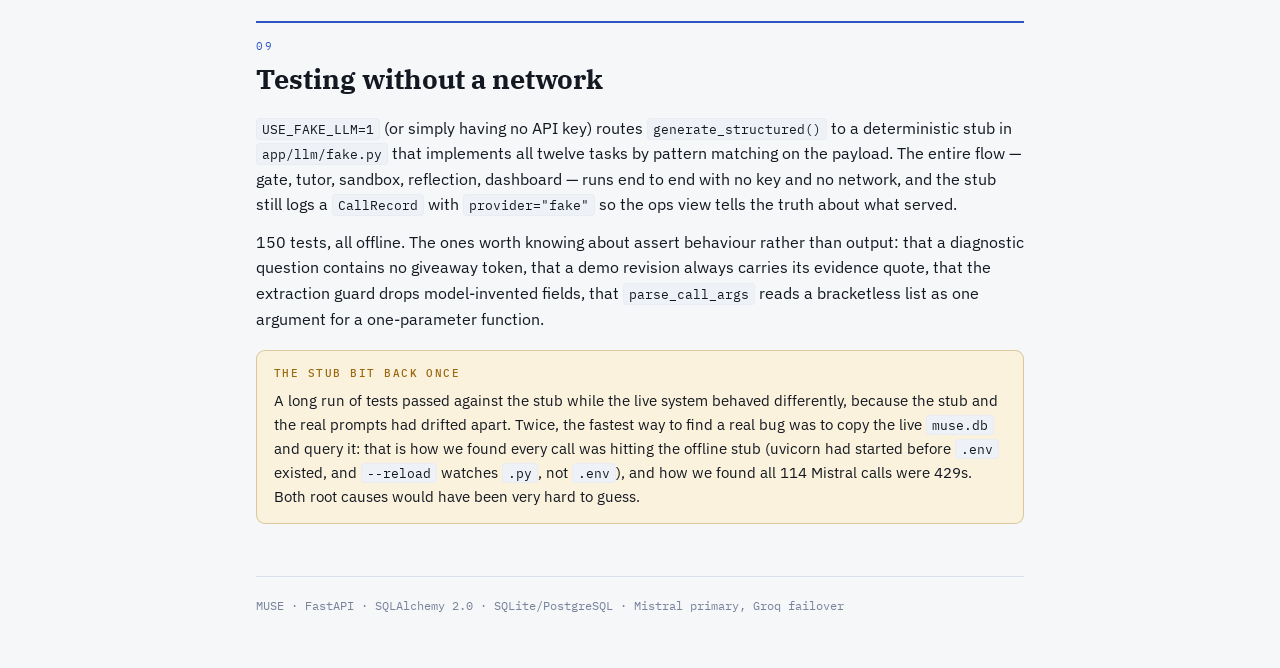
<file: docs/internals.html>
<!DOCTYPE html>
<html lang="en">
<head>
<meta charset="utf-8">
<meta name="viewport" content="width=device-width, initial-scale=1">
<meta name="color-scheme" content="dark light">
<title>MUSE Internals</title>
<link rel="preconnect" href="https://fonts.googleapis.com">
<link rel="preconnect" href="https://fonts.gstatic.com" crossorigin>
<link rel="stylesheet" href="https://fonts.googleapis.com/css2?family=IBM+Plex+Mono:wght@400;500;600&family=IBM+Plex+Sans:wght@400;500;600&family=IBM+Plex+Serif:wght@500;600&display=swap">

<style>
:root{
  --bg:#f5f7f9; --panel:#ffffff; --panel-2:#eef2f7; --line:#dbe1ea; --line-soft:#e9edf3;
  --ink:#131821; --ink-dim:#4a5465; --ink-faint:#78829a;
  --accent:#2b56c4; --accent-soft:#e6ecfd; --accent-line:#bccdf7;
  --py:#1f7a52; --py-bg:#e4f3eb; --py-line:#b6ddc8;
  --llm:#8a4ba8; --llm-bg:#f3ebf8; --llm-line:#ddc6ea;
  --warn:#9a6a10; --warn-bg:#fbf2dd; --bad:#b3253f; --bad-bg:#fbe9ed;
  --mono:"IBM Plex Mono",ui-monospace,SFMono-Regular,Menlo,Consolas,monospace;
  --sans:"IBM Plex Sans",-apple-system,BlinkMacSystemFont,"Segoe UI",system-ui,sans-serif;
  --serif:"IBM Plex Serif",Georgia,"Times New Roman",serif;
}
@media (prefers-color-scheme:dark){
  :root:not([data-theme="light"]){
    --bg:#0f1115; --panel:#161a21; --panel-2:#1b212a; --line:#2a323e; --line-soft:#1f2530;
    --ink:#e6e9ef; --ink-dim:#99a2b2; --ink-faint:#6b7484;
    --accent:#7aa2f7; --accent-soft:#182031; --accent-line:#3d5a9e;
    --py:#7fd18c; --py-bg:#15241a; --py-line:#2d4a34;
    --llm:#c79be0; --llm-bg:#241b2c; --llm-line:#443354;
    --warn:#e0af68; --warn-bg:#2a2113; --bad:#f7768e; --bad-bg:#2c1720;
  }
}
:root[data-theme="dark"]{
  --bg:#0f1115; --panel:#161a21; --panel-2:#1b212a; --line:#2a323e; --line-soft:#1f2530;
  --ink:#e6e9ef; --ink-dim:#99a2b2; --ink-faint:#6b7484;
  --accent:#7aa2f7; --accent-soft:#182031; --accent-line:#3d5a9e;
  --py:#7fd18c; --py-bg:#15241a; --py-line:#2d4a34;
  --llm:#c79be0; --llm-bg:#241b2c; --llm-line:#443354;
  --warn:#e0af68; --warn-bg:#2a2113; --bad:#f7768e; --bad-bg:#2c1720;
}

*{box-sizing:border-box}
body{margin:0; background:var(--bg); color:var(--ink); font-family:var(--sans);
     font-size:15.5px; line-height:1.65; -webkit-font-smoothing:antialiased}
h1,h2,h3{font-family:var(--serif); margin:0; line-height:1.22; text-wrap:balance}
p{margin:0}
a{color:var(--accent)}
:focus-visible{outline:2px solid var(--accent); outline-offset:3px; border-radius:3px}
.wrap{max-width:840px; margin-inline:auto; padding-inline:clamp(16px,4vw,36px);
      padding-block:clamp(28px,5vw,52px)}

/* head */
.top{border-bottom:1px solid var(--line); padding-bottom:24px; margin-bottom:30px}
.kicker{font-family:var(--mono); font-size:11px; letter-spacing:.2em; text-transform:uppercase;
        color:var(--accent); margin-bottom:11px}
h1{font-size:clamp(28px,4.6vw,40px); letter-spacing:-.015em}
.sub{margin-top:13px; color:var(--ink-dim); max-width:62ch}

/* legend: the one idea the whole document hangs on */
.legend{display:grid; grid-template-columns:1fr 1fr; gap:1px; background:var(--line);
        border:1px solid var(--line); border-radius:10px; overflow:hidden; margin:26px 0 38px}
@media(max-width:620px){.legend{grid-template-columns:1fr}}
.legend div{background:var(--panel); padding:15px 17px}
.legend .t{font-family:var(--mono); font-size:11px; letter-spacing:.14em; text-transform:uppercase;
           margin-bottom:7px; display:flex; align-items:center; gap:8px}
.legend p{font-size:14px; color:var(--ink-dim)}
.dot{width:9px; height:9px; border-radius:2px; display:inline-block}

/* toc */
.toc{background:var(--panel); border:1px solid var(--line); border-radius:10px;
     padding:18px 22px; margin-bottom:44px}
.toc h2{font-family:var(--sans); font-size:12px; letter-spacing:.14em; text-transform:uppercase;
        color:var(--ink-faint); font-weight:600; margin-bottom:12px}
.toc ol{margin:0; padding-left:20px; display:flex; flex-direction:column; gap:5px; font-size:14.5px}
.toc a{text-decoration:none}
.toc a:hover{text-decoration:underline}

/* sections */
section{margin-bottom:52px; scroll-margin-top:16px}
.sec-head{border-top:2px solid var(--accent); padding-top:14px; margin-bottom:20px}
.sec-n{font-family:var(--mono); font-size:11px; letter-spacing:.18em; text-transform:uppercase;
       color:var(--accent); display:block; margin-bottom:8px}
section h2{font-size:clamp(21px,3vw,27px)}
.sec-sub{margin-top:9px; color:var(--ink-dim); max-width:64ch}

h3{font-size:17px; margin:30px 0 11px}
section p + p{margin-top:12px}

/* step list: the request flow */
.flow{counter-reset:step; list-style:none; margin:18px 0 0; padding:0;
      display:flex; flex-direction:column; gap:14px}
.flow > li{counter-increment:step; display:grid; grid-template-columns:26px 1fr; gap:13px;
           align-items:start}
.flow > li::before{
  content:counter(step); font-family:var(--mono); font-size:11px; font-weight:600;
  color:var(--ink-faint); background:var(--panel-2); border:1px solid var(--line);
  border-radius:5px; width:26px; height:22px; display:grid; place-items:center; margin-top:2px;
}
.flow .body{min-width:0}
.flow .body > p{font-size:14.8px}

/* the py / llm markers */
.tag{font-family:var(--mono); font-size:10px; letter-spacing:.11em; text-transform:uppercase;
     padding:2px 7px; border-radius:4px; white-space:nowrap; margin-right:8px;
     border:1px solid; vertical-align:1px}
.tag.py{color:var(--py); background:var(--py-bg); border-color:var(--py-line)}
.tag.llm{color:var(--llm); background:var(--llm-bg); border-color:var(--llm-line)}

code{font-family:var(--mono); font-size:.87em; background:var(--panel-2);
     border:1px solid var(--line-soft); padding:1px 5px; border-radius:4px; color:var(--ink)}
pre{margin:16px 0 0; padding:14px 16px; overflow-x:auto; border-radius:9px;
    background:var(--panel); border:1px solid var(--line);
    font-family:var(--mono); font-size:12.5px; line-height:1.7; color:var(--ink-dim)}
pre code{background:none; border:0; padding:0; font-size:inherit}
pre .c{color:var(--ink-faint)}
pre .k{color:var(--accent)}
pre .s{color:var(--py)}

/* endpoint table */
.routes{border:1px solid var(--line); border-radius:9px; overflow:hidden; margin-top:18px;
        background:var(--panel)}
.routes table{width:100%; border-collapse:collapse; font-size:13.5px; min-width:480px}
.routes th{font-family:var(--mono); font-size:10px; letter-spacing:.14em; text-transform:uppercase;
           color:var(--ink-faint); text-align:left; font-weight:500; padding:10px 14px;
           border-bottom:1px solid var(--line); background:var(--panel-2)}
.routes td{padding:9px 14px; border-bottom:1px solid var(--line-soft); vertical-align:top}
.routes tr:last-child td{border-bottom:0}
.routes td.m{font-family:var(--mono); font-size:11px; color:var(--accent); white-space:nowrap}
.routes td.p{font-family:var(--mono); font-size:12px; color:var(--ink)}
.routes td.d{color:var(--ink-dim)}
.scroll{overflow-x:auto}

/* callouts */
.box{border-radius:9px; padding:14px 17px; margin-top:18px; font-size:14.5px}
.box .t{font-family:var(--mono); font-size:10.5px; letter-spacing:.14em; text-transform:uppercase;
        display:block; margin-bottom:7px; font-weight:500}
.box.bug{background:var(--bad-bg); border:1px solid color-mix(in srgb,var(--bad) 30%,transparent)}
.box.bug .t{color:var(--bad)}
.box.why{background:var(--accent-soft); border:1px solid var(--accent-line)}
.box.why .t{color:var(--accent)}
.box.warn{background:var(--warn-bg); border:1px solid color-mix(in srgb,var(--warn) 32%,transparent)}
.box.warn .t{color:var(--warn)}
.box p + p{margin-top:10px}

/* rows written */
.writes{font-family:var(--mono); font-size:12.5px; color:var(--ink-dim); margin-top:16px;
        border-left:2px solid var(--line); padding-left:14px; line-height:1.9}
.writes b{color:var(--ink); font-weight:500}

footer{border-top:1px solid var(--line); padding-top:20px; margin-top:12px;
       font-family:var(--mono); font-size:11.5px; color:var(--ink-faint)}
@media (prefers-reduced-motion:reduce){*{animation:none!important;transition:none!important}}
</style>
</head>
<body>
<div class="wrap">

<div class="top">
  <p class="kicker">Technical walkthrough</p>
  <h1>MUSE Internals</h1>
  <p class="sub">
    How the system is built, one screen at a time: the endpoints each screen
    calls, what happens server side in order, which decisions are made in Python
    and which are asked of a model, and what ends up in the database.
  </p>
</div>

<div class="legend">
  <div>
    <div class="t" style="color:var(--py)"><span class="dot" style="background:var(--py)"></span>Decided in Python</div>
    <p>Deterministic. No model is consulted and no prompt can change the outcome.
       Everything a student's progress depends on lives here.</p>
  </div>
  <div>
    <div class="t" style="color:var(--llm)"><span class="dot" style="background:var(--llm)"></span>Asked of a model</div>
    <p>Phrasing, classification, judgement calls. Every one of these is validated
       in Python before it is trusted or stored.</p>
  </div>
</div>

<div class="toc">
  <h2>Contents</h2>
  <ol>
    <li><a href="#shape">The shape of the application</a></li>
    <li><a href="#data">The data model</a></li>
    <li><a href="#llm">The LLM layer, which every screen goes through</a></li>
    <li><a href="#gate">Screen 1 · Specification gate</a></li>
    <li><a href="#tutor">Screen 2 · Guided implementation</a></li>
    <li><a href="#reflect">Screen 3 · Reflection</a></li>
    <li><a href="#dash">Screen 4 · Instructor dashboard</a></li>
    <li><a href="#sandbox">The sandbox</a></li>
    <li><a href="#test">Testing without a network</a></li>
  </ol>
</div>

<!-- ───────────────────────────────────────────────────────────── 1 -->
<section id="shape">
  <div class="sec-head"><span class="sec-n">01</span><h2>The shape of the application</h2></div>
  <p class="sec-sub">
    One FastAPI process, two HTML pages, no build step and no frontend framework.
  </p>

  <p>
    The server is FastAPI with SQLAlchemy 2.0 (typed <code>Mapped</code> /
    <code>mapped_column</code>) and Pydantic request bodies. Four routers mount
    under <code>/api</code>: specifications, tutoring, reflection, dashboard. Two
    routes serve HTML, <code>/</code> for the student and <code>/instructor</code>
    for staff, and <code>/static</code> and <code>/pics</code> are mounted as
    static directories.
  </p>
  <p>
    The frontend is two hand written files, <code>frontend/js/app.js</code> and
    <code>instructor.js</code>, talking to the same JSON API. The only external
    dependency on the page is the Monaco editor loader. Phase navigation is a
    class toggle on three <code>&lt;section&gt;</code> elements, not a router.
  </p>

  <h3>Errors are mapped once, centrally</h3>
  <p>
    Module code raises domain exceptions and never builds an HTTP response.
    <code>main.py</code> registers handlers that turn each into a status and a
    message a student can read:
  </p>
<pre><code><span class="c"># app/main.py</span>
ProviderExhaustedError    <span class="k">→</span> 503  both providers failed
MalformedJSONError        <span class="k">→</span> 502  a provider broke the JSON contract
NoProviderConfiguredError <span class="k">→</span> 503  no API key and no offline stub
ProfileNotVisible         <span class="k">→</span> 403  course has not opted in
ValueError                <span class="k">→</span> 400  a rule the student hit
LookupError               <span class="k">→</span> 404</code></pre>

  <div class="box why"><span class="t">Why it matters</span>
    <p>Every module becomes directly testable without a TestClient, and the
    student never sees a stack trace or a bare 500. <code>ValueError</code>
    mapping to 400 is what lets business rules read as plain
    <code>raise ValueError("...")</code> inside the modules.</p>
  </div>

  <h3>Storage</h3>
  <p>
    SQLite by default, Postgres by changing one environment variable. The JSON
    columns are declared once as a variant so the same models work on both:
  </p>
<pre><code><span class="c"># app/db.py</span>
JSONColumn = JSON().with_variant(JSONB(), <span class="s">"postgresql"</span>)</code></pre>
  <p>
    On SQLite three pragmas are set per connection: <code>journal_mode=WAL</code>,
    <code>synchronous=NORMAL</code> and <code>busy_timeout=5000</code>. That last
    one is not cosmetic, see the call logger below.
  </p>
  <p>
    <code>_add_missing_columns()</code> runs at startup and <code>ALTER</code>s in
    columns the models have gained since the file was created, so adding a field
    during development does not mean dropping the database and losing every
    session.
  </p>
</section>

<!-- ───────────────────────────────────────────────────────────── 2 -->
<section id="data">
  <div class="sec-head"><span class="sec-n">02</span><h2>The data model</h2></div>
  <p class="sec-sub">
    Nine tables. The important design decision is that nothing is overwritten:
    the record of how a student worked <em>is</em> the product.
  </p>

<pre><code>Student ──┐
          ├─ Specification (versioned, one row per draft)
Assignment┘        │
                   ├─ CodeSnapshot   every autosave + the final one
                   ├─ Interaction    every tutor exchange
                   └─ DiffResult     every difference found at submission
                            ▲
          GateTurn ─────────┘ (keyed on assignment+student, not spec)
          LLMCall             every provider call, written off-request
          CourseSettings      dependency-profile visibility per course</code></pre>

  <h3>Specification is append only</h3>
  <p>
    Each clarification round writes a <em>new</em> row with
    <code>version = previous + 1</code>, carrying forward
    <code>gap_ask_counts</code>, <code>confirmed_gaps</code>,
    <code>dont_know_counts</code> and <code>last_question</code>. Locking sets
    <code>status = "locked"</code> on the newest row. Drift is measured against
    that frozen content, and the version history is what the instructor dashboard
    replays.
  </p>

  <div class="box why"><span class="t">Why GateTurn is keyed differently</span>
    <p>Every other child table points at <code>specification_id</code>. GateTurn
    points at <code>assignment_id</code> + <code>student_id</code>, because the
    gate writes a new Specification version on almost every turn. Keying the
    transcript to a specification would scatter one conversation across fifteen
    rows with no way to read it back in order.</p>
  </div>
</section>

<!-- ───────────────────────────────────────────────────────────── 3 -->
<section id="llm">
  <div class="sec-head"><span class="sec-n">03</span><h2>The LLM layer</h2></div>
  <p class="sec-sub">
    One function. Every AI call in the system goes through it, which is what
    makes failover, logging and the offline mode possible at all.
  </p>

<pre><code><span class="c"># app/llm/client.py — the only entry point</span>
generate_structured(system_prompt, user_payload, schema_hint,
                    *, task, tier, temperature=None) -&gt; dict</code></pre>

  <p>
    <code>schema_hint</code> is appended to the system prompt along with
    "respond with ONLY valid JSON", so both providers are asked for the same
    shape. Prompts live in <code>app/llm/prompts.py</code> as
    <code>(system, schema)</code> tuples: twelve of them, one per task.
  </p>

  <h3>Two tiers</h3>
  <p>
    <code>CLASSIFICATION</code> tasks (extract fields, pick the next gap, classify
    a question) go to a small fast model. <code>DIALOGUE</code> tasks (anything a
    student reads) go to a larger one. Cost and latency follow the distinction
    between a label and a sentence a human will judge.
  </p>

  <h3>Failover, and the circuit breaker</h3>
  <ol class="flow">
    <li><div class="body"><p>Build the provider order: primary first
      (<code>MUSE_PRIMARY</code>, default Mistral), then the other.</p></div></li>
    <li><div class="body"><p>Drop any provider whose breaker is open, <em>unless
      that leaves nothing</em>, in which case try it anyway.</p></div></li>
    <li><div class="body"><p>Only the primary gets retries. The fallback gets one
      attempt, because the fallback <em>is</em> the retry.</p></div></li>
    <li><div class="body"><p>On a rate limit: record it, open that provider's
      breaker, and break out immediately. No sleep, no retry.</p></div></li>
    <li><div class="body"><p>On a 5xx or timeout: sleep
      <code>BACKOFF × (attempt+1)</code> and retry.</p></div></li>
    <li><div class="body"><p>On malformed JSON: log it and <strong>raise</strong>
      rather than failing over.</p></div></li>
  </ol>

  <div class="box bug"><span class="t">A real bug this fixed</span>
    <p>The dashboard showed every one of 114 Mistral calls returning 429. Each one
    was costing ~530ms to fail, then a 1500ms sleep, then another ~530ms, before
    Groq was even tried. Every call in the app paid that, and the whole thing felt
    broken rather than slow.</p>
    <p>The breaker took mean call latency from about <strong>4.0s to about
    1.5s</strong>. The fix was not a faster model, it was noticing that we were
    politely retrying a provider that had already said no.</p>
  </div>

  <div class="box why"><span class="t">Why malformed JSON raises instead of failing over</span>
    <p>A provider that answers but breaks the schema is a prompt regression, not an
    outage. Failing over would silently paper over it and we would ship a broken
    prompt that "works" because the fallback happens to cope. Raising makes it
    visible in the ops log the moment it starts.</p>
  </div>

  <h3>Call logging, off the request path</h3>
  <p>
    Every call emits a <code>CallRecord</code> to registered sinks.
    <code>main.py</code> registers one that pushes onto a queue drained by a
    background thread with its own session.
  </p>
  <div class="box bug"><span class="t">Why a thread and not a plain insert</span>
    <p>The first version wrote the <code>llm_calls</code> row inside the request's
    own transaction. SQLite gave <em>database is locked</em> under any concurrency,
    because the logger had opened a second write transaction while the request
    still held one. Moving the writer off-request plus
    <code>busy_timeout=5000</code> fixed it. Registration is idempotent, since the
    first version appended the same sink on every reload and produced duplicate
    rows.</p>
  </div>
</section>

<!-- ───────────────────────────────────────────────────────────── 4 -->
<section id="gate">
  <div class="sec-head"><span class="sec-n">04</span><h2>Screen 1 · Specification gate</h2></div>
  <p class="sec-sub">
    Chat on the left, rubric and the growing specification on the right. The
    editor is unreachable until every rubric item is answered.
  </p>

  <div class="scroll"><div class="routes"><table>
    <thead><tr><th>Method</th><th>Path</th><th>Does</th></tr></thead>
    <tbody>
      <tr><td class="m">POST</td><td class="p">/api/assignments/{id}/specification</td><td class="d">one dialogue turn</td></tr>
      <tr><td class="m">GET</td><td class="p">/api/assignments/{id}/specification</td><td class="d">current state + version history</td></tr>
      <tr><td class="m">POST</td><td class="p">…/specification/lock</td><td class="d">"my answer stands" on one gap</td></tr>
      <tr><td class="m">POST</td><td class="p">…/specification/dont-know</td><td class="d">explain the question, offer options</td></tr>
    </tbody>
  </table></div></div>

  <h3>One turn, in order</h3>
  <ol class="flow">
    <li><div class="body"><p><span class="tag llm">llm</span><code>extract_fields</code>
      sends the student's message, the current specification and the question they
      were answering. The last of those matters: without it a reply like "an empty
      list" is stored bare, having lost the condition it applies to.</p></div></li>

    <li><div class="body"><p><span class="tag py">py</span><code>_guard_extraction()</code>
      throws away anything the model did not get from the student.</p>
<pre><code><span class="c"># an input needs the student to have named it, or to have</span>
<span class="c"># said the function *takes* something</span>
<span class="k">if</span> not named <span class="k">and</span> not _INPUT_SIGNAL.search(message):
    <span class="k">continue</span>

<span class="c"># an output needs a verb: returns / gives / produces / -&gt;</span>
<span class="k">if</span> not _RETURN_SIGNAL.search(message):
    <span class="k">continue</span>

<span class="c"># an example's two sides must each appear in the source text,</span>
<span class="c"># checked separately: "n=3 -&gt; [0,1,1]" has the arrow between</span>
<span class="k">if</span> any(side <span class="k">and</span> side not <span class="k">in</span> flat <span class="k">for</span> side <span class="k">in</span> sides):
    <span class="k">continue</span></code></pre>
      </div></li>

    <li><div class="body"><p><span class="tag py">py</span><code>_meaningful_change()</code>
      decides whether this turn produced a new version. If so, <code>_new_version()</code>
      writes one, carrying the counters forward.</p></div></li>

    <li><div class="body"><p><span class="tag py">py</span><code>next_gap()</code>
      runs the <strong>structural floor first</strong>. Items mapped to a
      specification field are judged by <code>field_satisfied()</code> with no
      model vote at all:</p>
<pre><code><span class="k">if</span> field == <span class="s">"goal"</span>:    <span class="k">return</span> len(str(value).split()) &gt;= 3
<span class="k">if</span> field == <span class="s">"inputs"</span>:  <span class="k">return</span> any(i.get(<span class="s">"name"</span>) <span class="k">and</span> i.get(<span class="s">"type"</span>) …)
<span class="k">if</span> field == <span class="s">"outputs"</span>: <span class="k">return</span> any(o.get(<span class="s">"type"</span>) …)
<span class="k">if</span> field == <span class="s">"examples"</span>: <span class="k">return</span> any(input <span class="k">and</span> output …)</code></pre>
      <p style="margin-top:10px"><span class="tag llm">llm</span>Only semantic items
      ("what happens when n is 0") reach the model, and its answer is checked
      against the rubric before it is trusted.</p></div></li>

    <li><div class="body"><p><span class="tag llm">llm</span><code>generate_clarifying_question()</code>
      phrases the question. <span class="tag py">py</span>Then
      <code>_question_addresses_gap()</code> checks the question is actually about
      the gap being scored, and swaps in a deterministic one built from the
      starter code signature if it is not.</p></div></li>

    <li><div class="body"><p><span class="tag py">py</span>Write a
      <code>GateTurn</code>, bump <code>gap_ask_counts[gap_id]</code>, commit,
      return the payload.</p></div></li>
  </ol>

  <div class="writes">
    writes: <b>Specification</b> (new version, when the turn changed anything) · <b>GateTurn</b> (always)
  </div>

  <div class="box bug"><span class="t">Three bugs that shaped this screen</span>
    <p><strong>The first three items ticked themselves.</strong> One vague opening
    sentence and goal, inputs and outputs were all marked answered, because the
    model had filled them in from the assignment text. That is the exact failure
    the rubric exists to prevent. Hence the extraction guard.</p>
    <p><strong>An item matched on its own id.</strong> <code>required_field()</code>
    was matching the substring <code>input</code> inside the rubric id
    <code>empty_input</code>, so a question about edge case behaviour was treated
    as the inputs field and ticked off as soon as inputs were filled. Fixed by
    matching on the item's <em>text</em> only, with word boundaries, plus a
    semantic marker regex that catches conditional phrasing, plus an explicit
    <code>"field"</code> key in the seed rubrics.</p>
    <p><strong>The question did not match the gap.</strong> The gap was
    <code>goal</code> but the model asked about input and output types. The
    student answered what was on screen, correctly, and was told it did not settle
    it, because it was scored against a gap the question had nothing to do with.
    That is the single most enraging way this screen can fail. Hence step 5.</p>
  </div>

  <h3>"I don't know" and "my answer stands"</h3>
  <p>
    <code>gap_kind_for()</code> classifies the gap as <em>type</em>,
    <em>example</em>, <em>statement</em> or <em>decision</em>, and that decides
    what the button may legitimately offer. A decision has real alternatives. An
    example has to come from the student, so the most that can be offered is a
    shape to fill in. A goal has nothing to offer at all, so options are forced
    empty in code.
  </p>
  <div class="box bug"><span class="t">The one that caused the most swearing</span>
    <p>Clicking an option the system itself had offered was rejected as wrong. The
    offered answer was "It takes a list of integers", but the rubric wanted a
    <em>name</em> and a type. <code>signature_params()</code> now parses
    <code>def dedupe(items)</code> out of the starter code, and
    <code>_normalise_options()</code> appends "called <code>items</code>" to any
    option for a rubric item that asks for a name. The system cannot offer an
    answer it will then mark wrong.</p>
  </div>
</section>

<!-- ───────────────────────────────────────────────────────────── 5 -->
<section id="tutor">
  <div class="sec-head"><span class="sec-n">05</span><h2>Screen 2 · Guided implementation</h2></div>
  <p class="sec-sub">
    Monaco on the left, tutor chat on the right, the locked specification
    underneath it for reference.
  </p>

  <div class="scroll"><div class="routes"><table>
    <thead><tr><th>Method</th><th>Path</th><th>Does</th></tr></thead>
    <tbody>
      <tr><td class="m">POST</td><td class="p">/api/specifications/{id}/interactions</td><td class="d">ask the tutor</td></tr>
      <tr><td class="m">POST</td><td class="p">…/interactions/escape-hatch</td><td class="d">request a direct hint</td></tr>
      <tr><td class="m">POST</td><td class="p">…/snapshots</td><td class="d">autosave</td></tr>
      <tr><td class="m">GET</td><td class="p">…/snapshots/latest</td><td class="d">restore on reload</td></tr>
    </tbody>
  </table></div></div>

  <h3>The editor</h3>
  <p>
    Monaco with every suggestion mechanism switched off. Six settings, because
    turning off one of them leaves the others happily completing:
  </p>
<pre><code>quickSuggestions: <span class="k">false</span>,          suggestOnTriggerCharacters: <span class="k">false</span>,
wordBasedSuggestions: <span class="s">"off"</span>,      acceptSuggestionOnEnter: <span class="s">"off"</span>,
tabCompletion: <span class="s">"off"</span>,             inlineSuggest: { enabled: <span class="k">false</span> }</code></pre>
  <p>
    A plain <code>&lt;textarea&gt;</code> fallback takes over if the CDN loader
    fails, so a flaky network downgrades the editor rather than ending the session.
  </p>

  <h3>One tutor message, in order</h3>
  <ol class="flow">
    <li><div class="body"><p><span class="tag py">py</span>Refuse unless the
      specification is locked. The tutor does not exist before phase 2.</p></div></li>
    <li><div class="body"><p><span class="tag py">py</span>Save a snapshot if the
      code changed, and compute a <code>unified_diff</code> against the previous
      one. The classifier sees the <em>diff</em>, not the whole file.</p></div></li>
    <li><div class="body"><p><span class="tag llm">llm</span><code>classify()</code>
      returns <code>factual</code> or <code>problem_solving</code> with a
      confidence and a reason.</p></div></li>
    <li><div class="body"><p><span class="tag py">py</span><code>deterministic_override()</code>
      extracts identifiers from the student's actual code and forces
      <code>problem_solving</code> if the message names one. "What does
      <code>enumerate</code> do" is factual; "what does <code>my_result</code> do"
      cannot be, whatever the classifier says.</p></div></li>
    <li><div class="body"><p><span class="tag llm">llm</span>Factual questions get
      <code>answer_factual()</code>, which can return <code>deflect: true</code> if
      the question turns out to be answerable only from the student's own code. The
      message is then re-routed as problem solving.</p></div></li>
    <li><div class="body"><p><span class="tag llm">llm</span>Problem solving gets
      <code>socratic_question()</code>, which receives the previous counter
      questions in this thread so it does not ask the same thing twice.</p></div></li>
    <li><div class="body"><p><span class="tag py">py</span>Write the
      <code>Interaction</code> with its classification, confidence, reasoning, mode
      and <code>thread_round</code>. The escape hatch unlocks once
      <code>thread_round &gt;= TUTOR_ESCAPE_HATCH_ROUNDS</code>.</p></div></li>
  </ol>

  <div class="writes">
    writes: <b>CodeSnapshot</b> (if changed) · <b>Interaction</b> (always, with <code>assist_cost=1</code> for a hint)
  </div>

  <div class="box why"><span class="t">Two safety nets around one classifier</span>
    <p>The override before and the deflect after both exist because a small
    classification model will confidently call "why is my loop wrong" a factual
    question. One model call, two deterministic chances to catch it, in opposite
    directions.</p>
  </div>

  <h3>On submit, a diagnostic thread per failure</h3>
  <p>
    Submitting runs the reflection pipeline but the student stays on this screen:
    each failing case gets a <code>diagnostic_question</code>, already computed, and
    a reply box. <code>discuss()</code> continues that thread,
    <code>DiffResult.id</code> keyed via <code>Interaction.diff_result_id</code>.
    There is a test that fails if a generated diagnostic question contains a
    giveaway token from the solution.
  </p>
</section>

<!-- ───────────────────────────────────────────────────────────── 6 -->
<section id="reflect">
  <div class="sec-head"><span class="sec-n">06</span><h2>Screen 3 · Reflection</h2></div>
  <p class="sec-sub">
    Differences on the left, the behavioural diff and session statistics on the
    right. Nothing is accepted until every difference has an explanation.
  </p>

  <div class="scroll"><div class="routes"><table>
    <thead><tr><th>Method</th><th>Path</th><th>Does</th></tr></thead>
    <tbody>
      <tr><td class="m">POST</td><td class="p">/api/specifications/{id}/submit</td><td class="d">run the pipeline</td></tr>
      <tr><td class="m">POST</td><td class="p">/api/diff-results/{id}/explanation</td><td class="d">record the student's words</td></tr>
      <tr><td class="m">POST</td><td class="p">/api/diff-results/{id}/discuss</td><td class="d">continue a diagnostic thread</td></tr>
      <tr><td class="m">GET</td><td class="p">…/session-stats</td><td class="d">counts and transcript, no AI</td></tr>
      <tr><td class="m">POST</td><td class="p">…/finalize</td><td class="d">accept the submission</td></tr>
    </tbody>
  </table></div></div>

  <h3>Submission, in order</h3>
  <ol class="flow">
    <li><div class="body"><p><span class="tag py">py</span>Refuse unless the spec is
      locked and the rubric declares an <code>entry_point</code>.</p></div></li>
    <li><div class="body"><p><span class="tag py">py</span><strong>Refuse if the
      specification declares no examples and no edge cases.</strong> There would be
      nothing to run the code against, and returning a clean bill of health would be
      a lie: the code was never checked against anything.</p></div></li>
    <li><div class="body"><p><span class="tag py">py</span>Delete the previous
      <code>DiffResult</code> rows. Re-submitting replaces the verdict rather than
      stacking a second one on top.</p></div></li>
    <li><div class="body"><p><span class="tag llm">llm</span><code>materialize_edge_cases()</code>
      turns prose edge cases ("an empty list returns an empty list") into runnable
      calls (<code>items=[]</code> with expected <code>[]</code>).</p></div></li>
    <li><div class="body"><p><span class="tag py">py</span>Run every declared case
      through the sandbox and build a row per case: input, expected, actual, type,
      error, pass or fail.</p></div></li>
    <li><div class="body"><p><span class="tag llm">llm</span>For each failure,
      <code>classify_discrepancy()</code> gets the case <em>and the student's
      interaction log</em>, and returns drift, revision or bug with an evidence
      quote.</p></div></li>
    <li><div class="body"><p><span class="tag llm">llm</span>Pre-compute the opening
      <code>diagnostic_question</code> so the card is ready before the student reads
      it.</p></div></li>
  </ol>

  <div class="writes">
    writes: <b>CodeSnapshot</b> (<code>is_final=True</code>) · <b>DiffResult</b> per failure, with <code>test_detail</code> as JSON
  </div>

  <div class="box why"><span class="t">Why "revision" needs a quote</span>
    <p>The three categories are not equally easy to assign. Drift and bug can be
    read off the test result. Revision is a claim about <em>intent</em>, and the
    prompt forbids it without an actual quote from the interaction log. Otherwise
    the model gives everyone the benefit of the doubt, and "they probably meant to"
    is exactly the judgement an AI should not be making about a student's work.</p>
  </div>

  <div class="box bug"><span class="t">The grader bug that was worse than a wrong answer</span>
    <p>A student's specification declared the example <code>1,1,2 → 1,2</code>. The
    runner parsed <code>1,1,2</code> as <em>three positional arguments</em> and
    called <code>dedupe(1, 1, 2)</code>, which raises TypeError. Separately,
    <code>1,2</code> literal-evals to the tuple <code>(1, 2)</code>, which never
    equals the list <code>[1, 2]</code>. The failure message read
    <code>expected '1,2', got '1,2'</code>.</p>
    <p>She rewrote a correct function into <code>def dedupe(*args, items=None)</code>
    returning <code>",".join(...)</code> to satisfy the harness. A tool whose entire
    purpose is "make the code match the specification" had pushed a student into
    deforming correct code to fit a broken grader. Three fixes: arity aware argument
    parsing from the function's own signature, list/tuple leniency in the
    comparison, and a failure message that names the types when the two values read
    alike.</p>
  </div>

  <h3>Session statistics</h3>
  <p>
    <code>app/modules/stats.py</code> makes <strong>no LLM calls at all</strong>.
    It counts specification versions, gate turns, questions by classification,
    hints, cases run and failed, and merges <code>GateTurn</code> and
    <code>Interaction</code> rows into one time ordered transcript. A number a
    student is shown about themselves should be a query, not a generation.
  </p>
</section>

<!-- ───────────────────────────────────────────────────────────── 7 -->
<section id="dash">
  <div class="sec-head"><span class="sec-n">07</span><h2>Screen 4 · Instructor dashboard</h2></div>
  <p class="sec-sub">
    Class tiles, the divergence table, the provider log, the student list, and one
    student in depth.
  </p>

  <div class="scroll"><div class="routes"><table>
    <thead><tr><th>Method</th><th>Path</th><th>Does</th></tr></thead>
    <tbody>
      <tr><td class="m">GET</td><td class="p">/api/courses/{id}/analytics/class-patterns</td><td class="d">the divergence table</td></tr>
      <tr><td class="m">GET</td><td class="p">/api/courses/{id}/students/{sid}/overview</td><td class="d">one student, everything</td></tr>
      <tr><td class="m">GET</td><td class="p">/api/students/{id}/narrative-summary</td><td class="d">the only AI call here</td></tr>
      <tr><td class="m">GET</td><td class="p">/api/students/{id}/dependency-profile</td><td class="d">403 unless opted in</td></tr>
      <tr><td class="m">GET</td><td class="p">/api/ops/llm-calls</td><td class="d">provider log + breaker state</td></tr>
    </tbody>
  </table></div></div>

  <p>
    <span class="tag py">py</span><code>class_patterns()</code> is a single
    <code>GROUP BY</code> over <code>DiffResult</code> joined to
    <code>Specification</code> and <code>Student</code>, counting distinct students
    per (spec item, category) pair. No model, no cache, no inference. That is what
    makes the page fast and what makes it give the same answer twice.
  </p>

<pre><code>select(DiffResult.spec_item_key, DiffResult.category,
       func.count(func.distinct(Specification.student_id)),
       func.count(DiffResult.id))
  .join(Specification).join(Student)
  .where(Student.course_id == course_id)
  .group_by(DiffResult.spec_item_key, DiffResult.category)</code></pre>

  <p>
    <span class="tag llm">llm</span><code>narrative_summary()</code> is the only
    model call on this screen, and it fires on a button. It is scoped to one
    assignment deliberately: without that scope, specifications across every
    assignment sort together and <code>specs[-1]</code> silently lands on the wrong
    one, producing a summary that quotes one assignment's prompt while grounding
    itself in another's differences.
  </p>

  <div class="box warn"><span class="t">The visibility rule is in the data model, not the UI</span>
    <p><code>profiler.profile(..., viewer="instructor")</code> raises
    <code>ProfileNotVisible</code> unless <code>CourseSettings.dependency_profile_visibility</code>
    is <code>instructor_opt_in</code>. The API returns 403. There is no hidden div
    and no disabled button: a dashboard that merely <em>declines to render</em>
    something is not a privacy guarantee, it is a CSS rule.</p>
  </div>

  <h3>Demo data</h3>
  <p>
    <code>app/demo.py</code> writes a cohort's worth of work with no LLM calls and
    a seeded RNG, so the dashboard has something to aggregate and two runs produce
    the same database. The failures are deliberately <em>clustered</em>: a table of
    eight students failing eight unrelated things would be unreadable, and the
    panel exists to surface the thing half the class got wrong. A test asserts all
    three categories appear, that every demo revision carries the quote that
    justifies it, and that the cohorts are actually distinguishable.
  </p>
</section>

<!-- ───────────────────────────────────────────────────────────── 8 -->
<section id="sandbox">
  <div class="sec-head"><span class="sec-n">08</span><h2>The sandbox</h2></div>
  <p class="sec-sub">
    Running arbitrary student code is a correctness and safety requirement
    regardless of scale.
  </p>

  <p>
    Each case runs in a fresh subprocess: <code>python -I -S _runner.py</code> in a
    temporary working directory, with a scrubbed environment and the student's code
    written to <code>solution.py</code>. <code>-I</code> keeps the script directory
    off <code>sys.path</code>. The result comes back as JSON after a
    <code>__MUSE_RESULT__</code> marker on stderr, which survives anything the
    student prints to stdout.
  </p>
<pre><code><span class="c"># POSIX only, via preexec_fn</span>
setrlimit(RLIMIT_CPU,   (cpu, cpu))
setrlimit(RLIMIT_AS,    (memory, memory))
setrlimit(RLIMIT_FSIZE, (1 MiB, 1 MiB))
setrlimit(RLIMIT_NPROC, (64, 64))
os.setsid()</code></pre>
  <div class="box warn"><span class="t">Honest limitation</span>
    <p>Windows has neither <code>resource</code> nor <code>preexec_fn</code>, so on
    Windows you get the wall-clock timeout and a scratch directory and nothing else.
    A negative return code is decoded back to a signal name, so SIGXCPU reads as
    "hit the CPU limit" rather than as a mystery crash. For real grading, run it on
    Linux or in a container.</p>
  </div>
</section>

<!-- ───────────────────────────────────────────────────────────── 9 -->
<section id="test">
  <div class="sec-head"><span class="sec-n">09</span><h2>Testing without a network</h2></div>

  <p>
    <code>USE_FAKE_LLM=1</code> (or simply having no API key) routes
    <code>generate_structured()</code> to a deterministic stub in
    <code>app/llm/fake.py</code> that implements all twelve tasks by pattern
    matching on the payload. The entire flow — gate, tutor, sandbox, reflection,
    dashboard — runs end to end with no key and no network, and the stub still logs
    a <code>CallRecord</code> with <code>provider="fake"</code> so the ops view
    tells the truth about what served.
  </p>
  <p>
    150 tests, all offline. The ones worth knowing about assert behaviour rather
    than output: that a diagnostic question contains no giveaway token, that a
    demo revision always carries its evidence quote, that the extraction guard
    drops model-invented fields, that <code>parse_call_args</code> reads a
    bracketless list as one argument for a one-parameter function.
  </p>

  <div class="box warn"><span class="t">The stub bit back once</span>
    <p>A long run of tests passed against the stub while the live system behaved
    differently, because the stub and the real prompts had drifted apart. Twice,
    the fastest way to find a real bug was to copy the live <code>muse.db</code>
    and query it: that is how we found every call was hitting the offline stub
    (uvicorn had started before <code>.env</code> existed, and <code>--reload</code>
    watches <code>.py</code>, not <code>.env</code>), and how we found all 114
    Mistral calls were 429s. Both root causes would have been very hard to
    guess.</p>
  </div>
</section>

<footer>
  MUSE · FastAPI · SQLAlchemy 2.0 · SQLite/PostgreSQL · Mistral primary, Groq failover
</footer>

</div>
</body>
</html>
</file>
